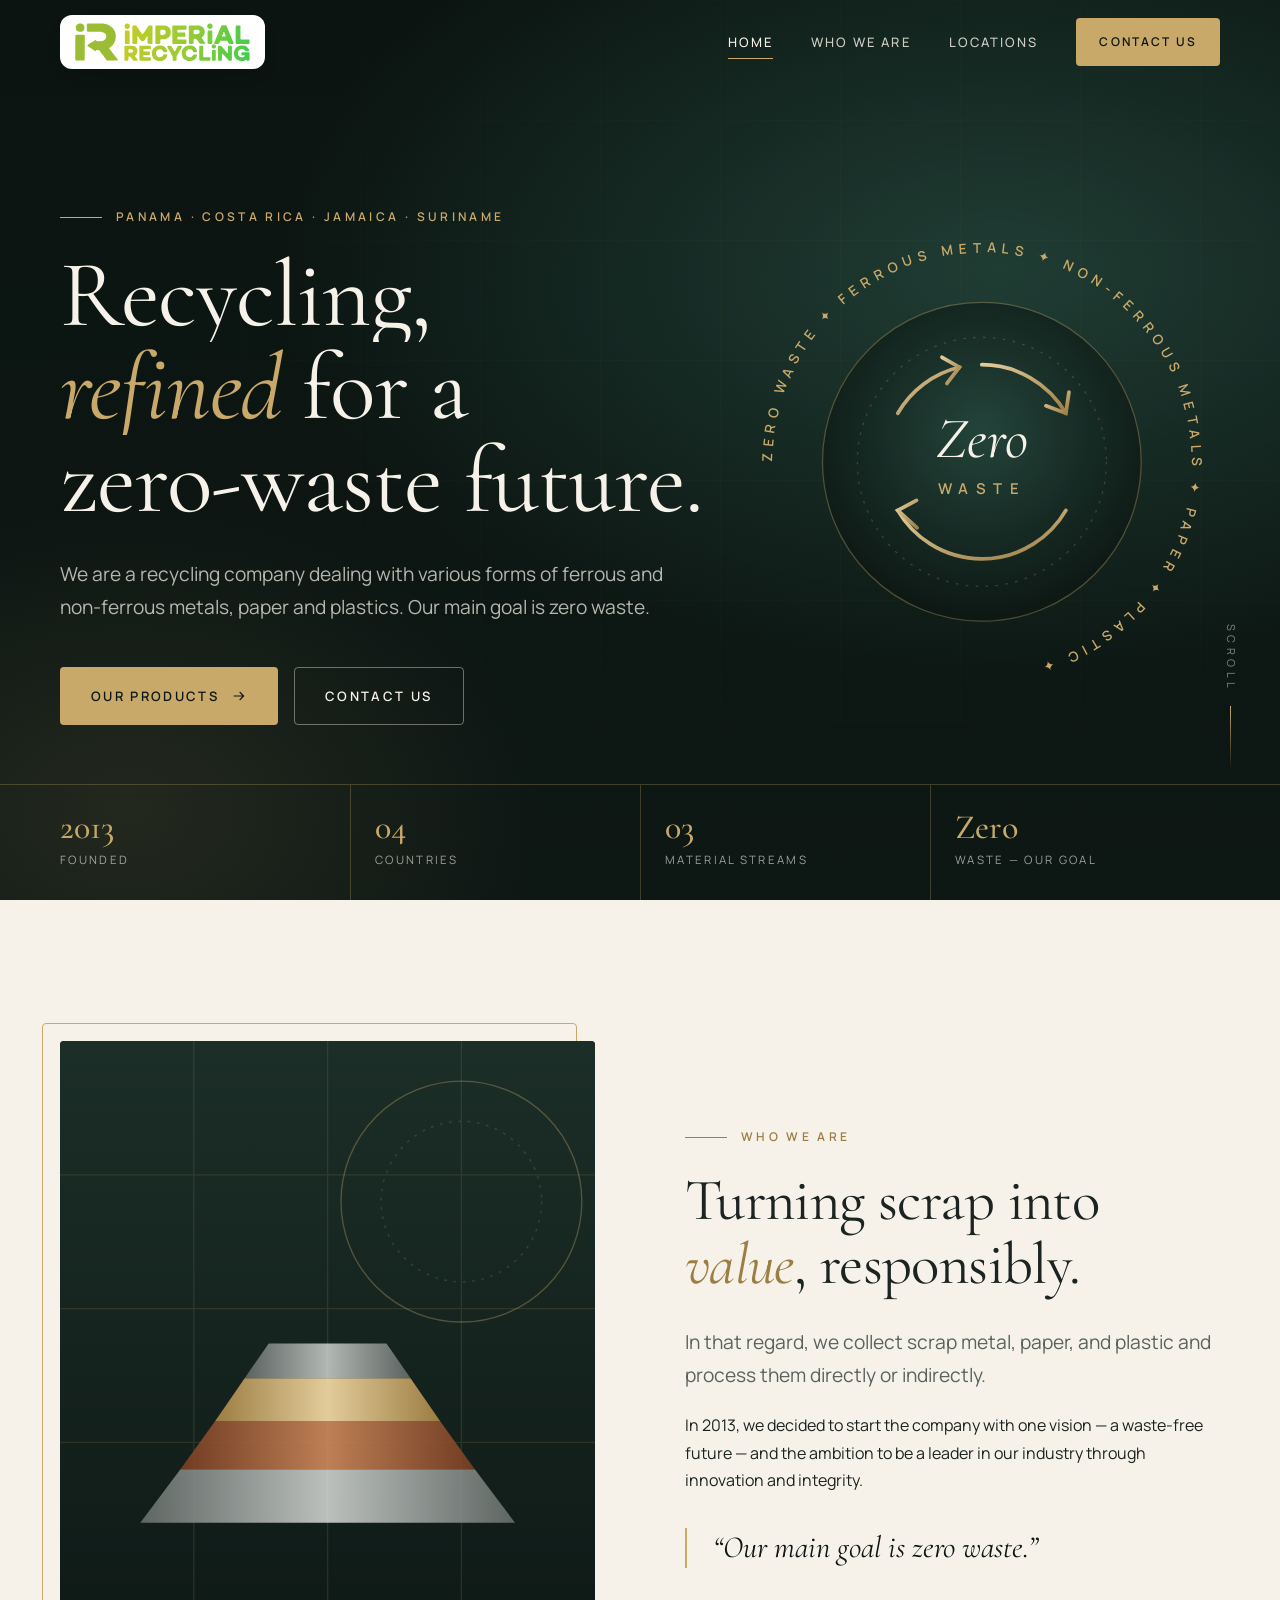
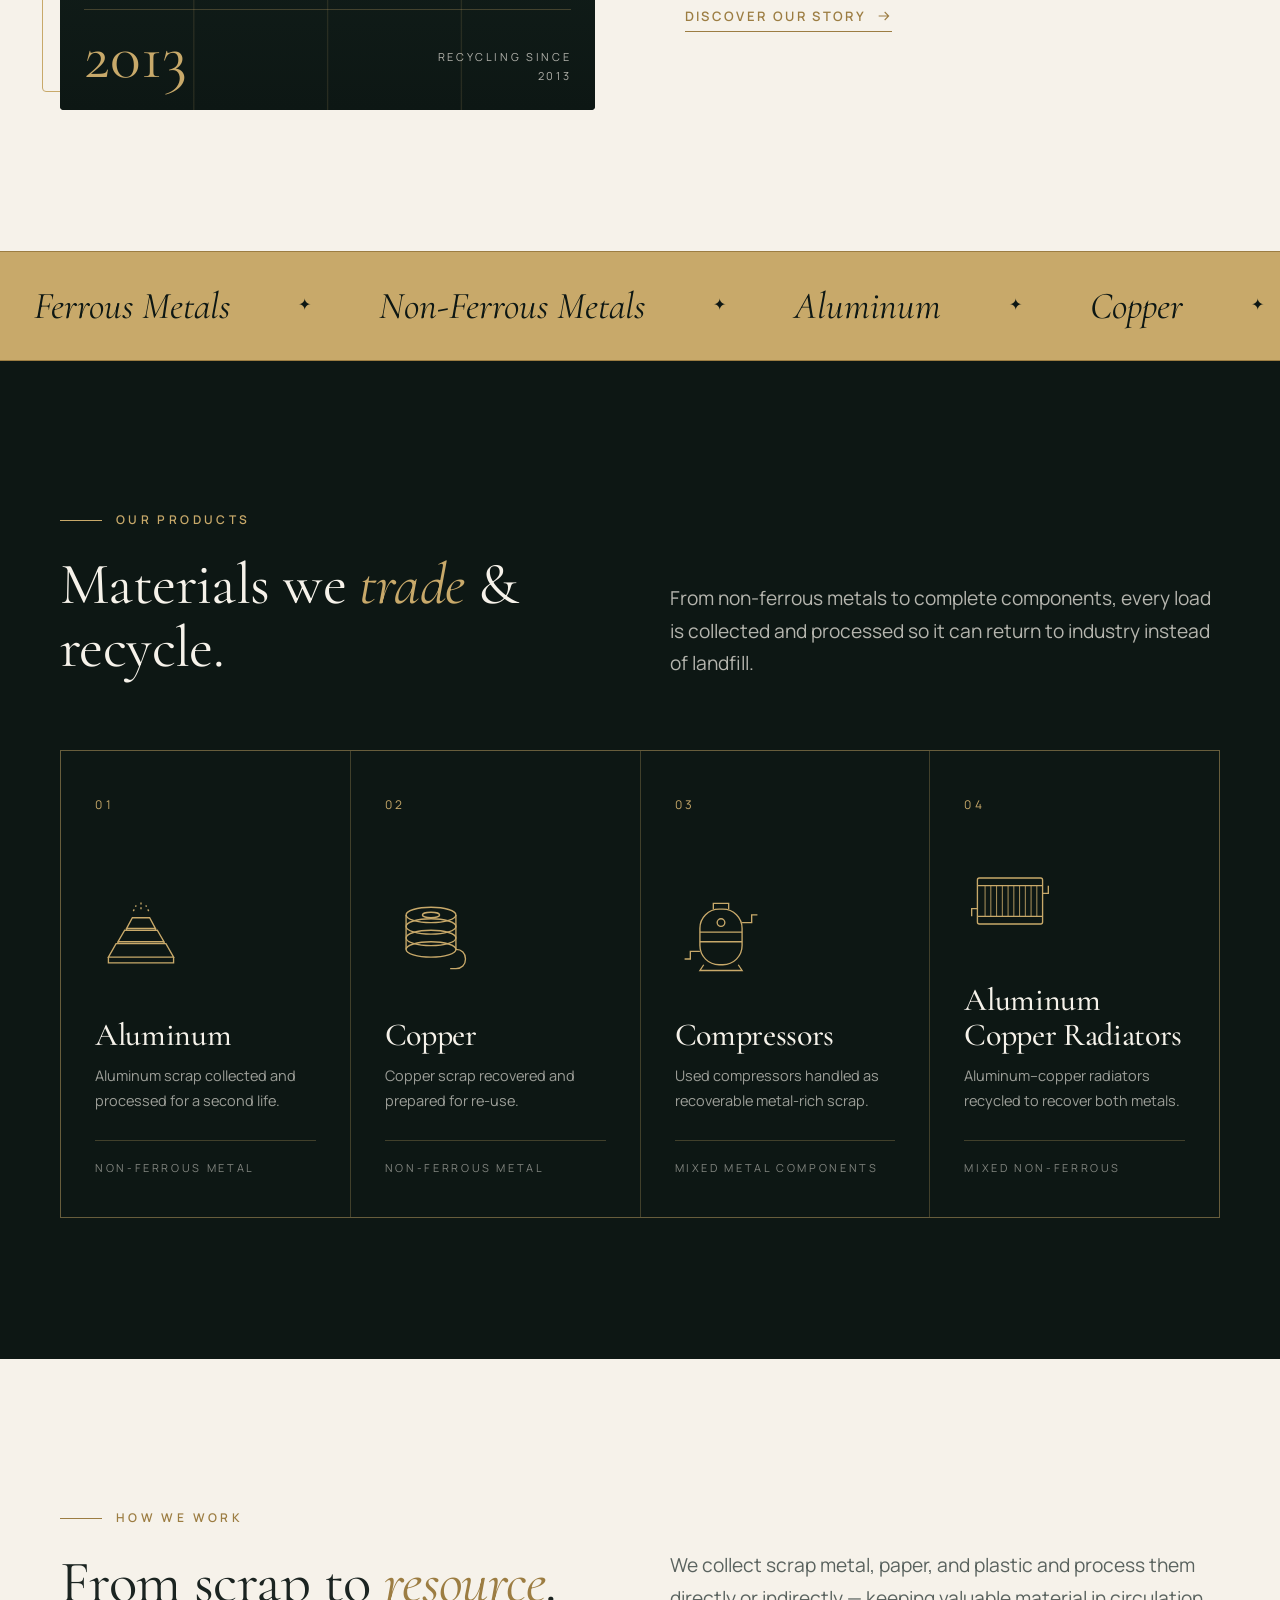
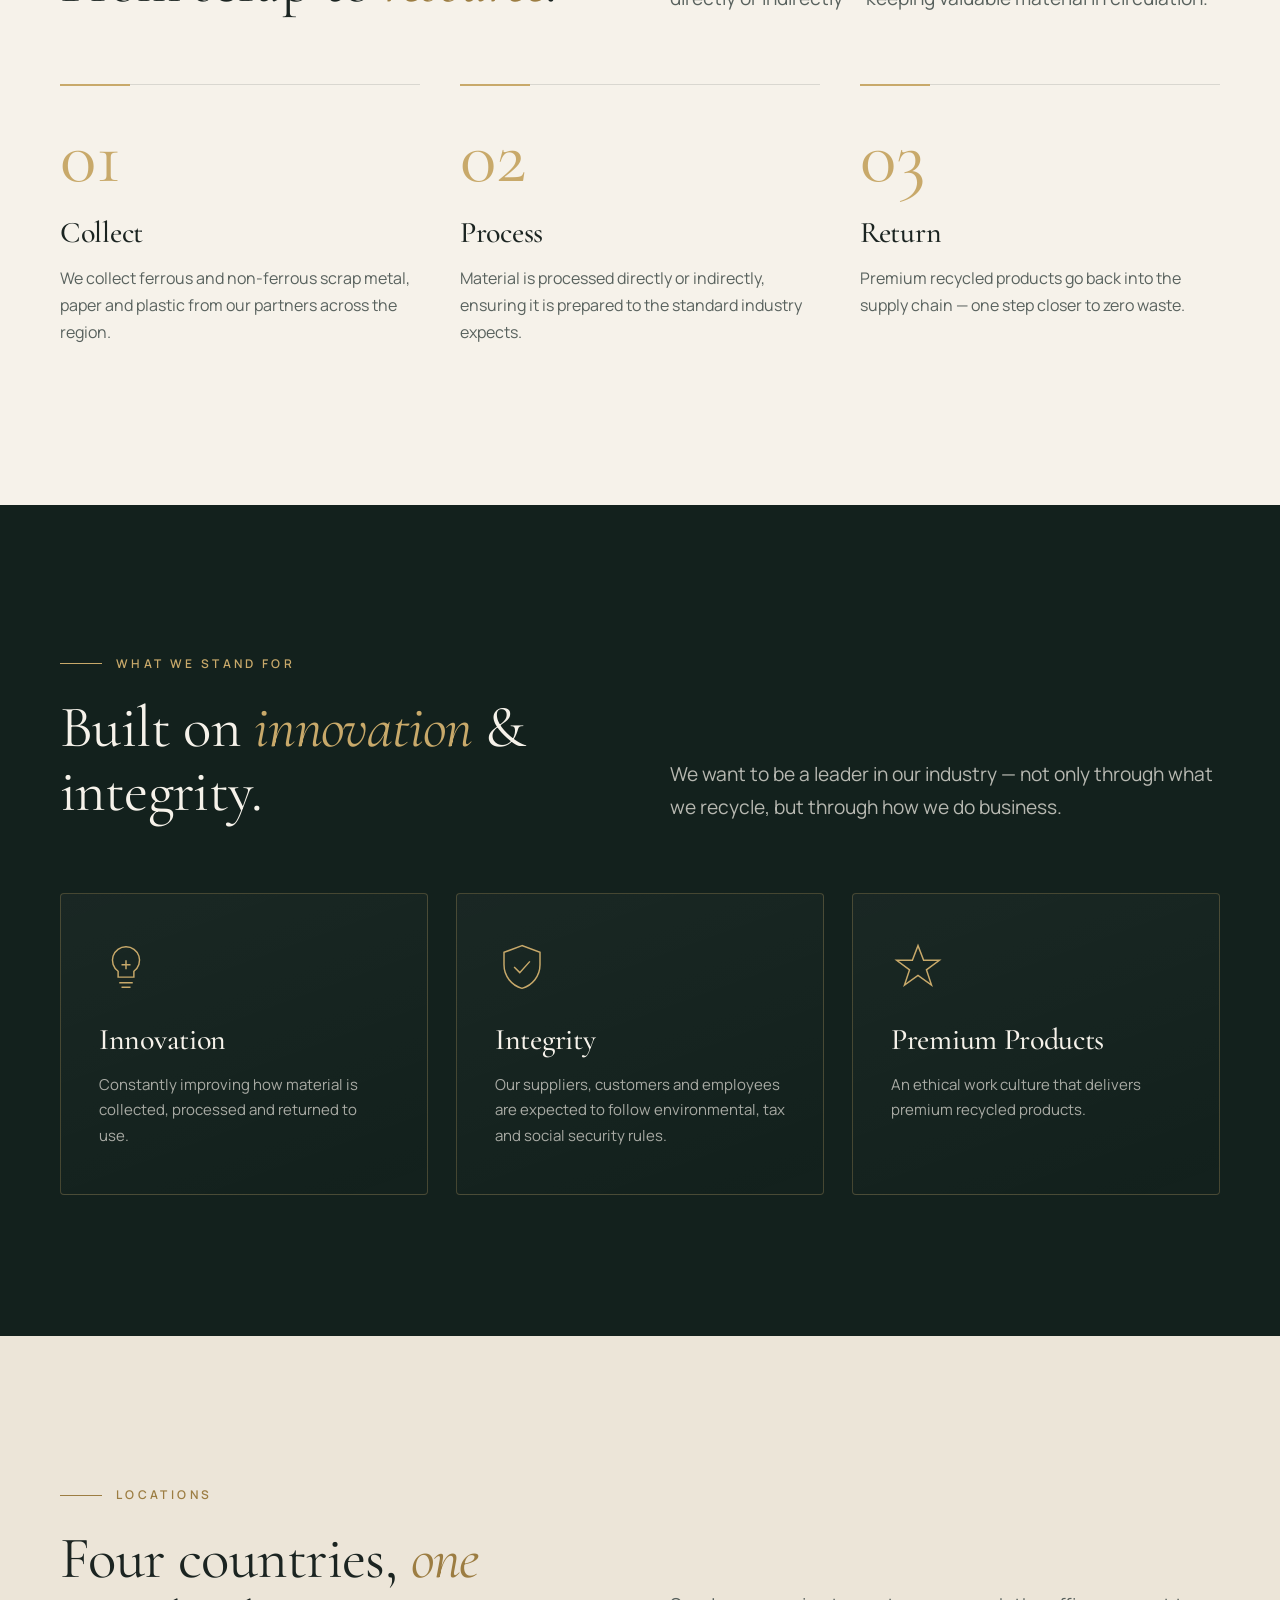
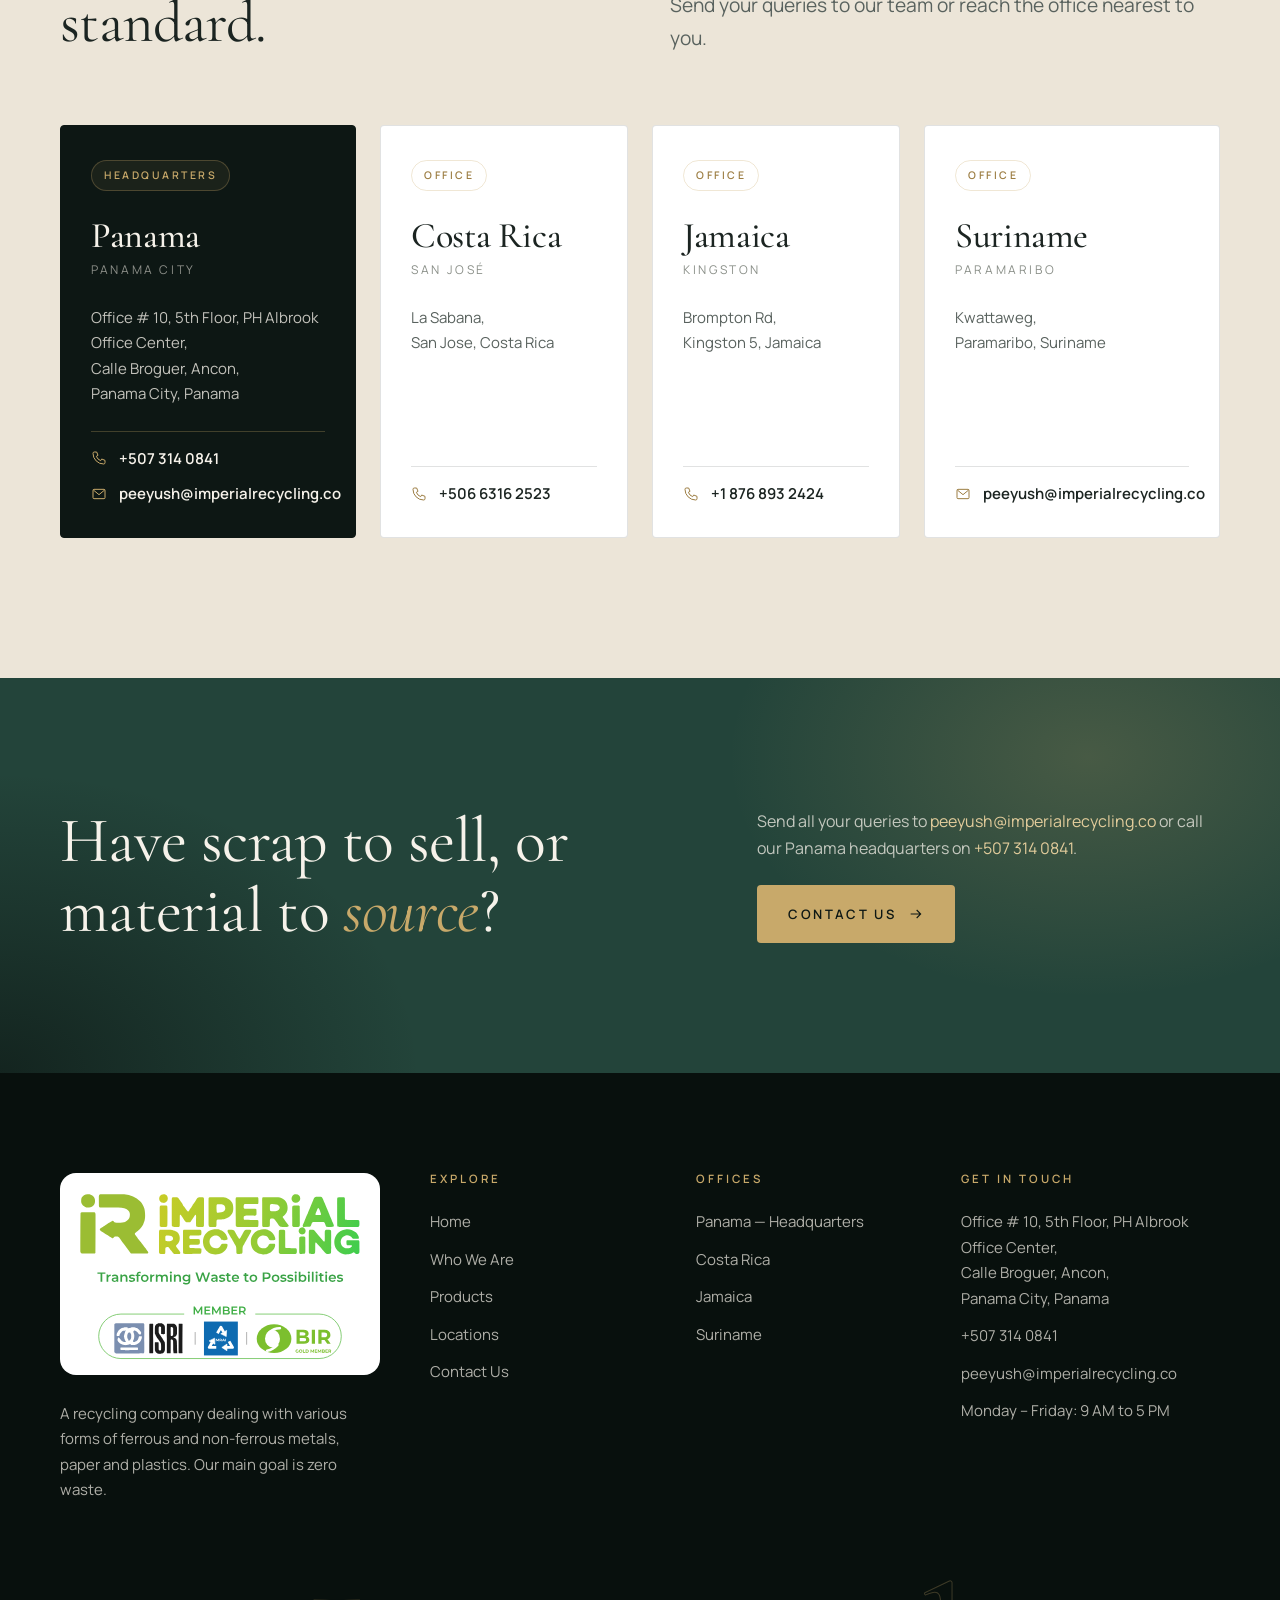
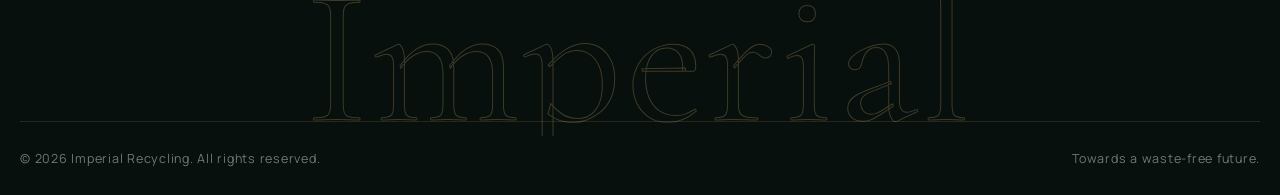
<file: index.html>
<!doctype html>
<html lang="en" class="no-js">
<head>
<meta charset="utf-8">
<meta name="viewport" content="width=device-width, initial-scale=1">
<title>Imperial Recycling — Ferrous & Non-Ferrous Metals, Paper and Plastic | Panama</title>
<meta name="description" content="Imperial Recycling is a recycling company dealing with ferrous and non-ferrous metals, paper and plastics, with offices in Panama, Costa Rica, Jamaica and Suriname. Our main goal is zero waste.">
<meta name="theme-color" content="#0d1714">
<meta property="og:title" content="Imperial Recycling — Ferrous & Non-Ferrous Metals, Paper and Plastic | Panama">
<meta property="og:description" content="Imperial Recycling is a recycling company dealing with ferrous and non-ferrous metals, paper and plastics, with offices in Panama, Costa Rica, Jamaica and Suriname. Our main goal is zero waste.">
<meta property="og:type" content="website">
<link rel="icon" href="assets/img/mark.png" type="image/png">
<link rel="preconnect" href="https://fonts.googleapis.com">
<link rel="preconnect" href="https://fonts.gstatic.com" crossorigin>
<link href="https://fonts.googleapis.com/css2?family=Cormorant+Garamond:ital,wght@0,400;0,500;0,600;1,400;1,500&family=Manrope:wght@400;500;600&display=swap" rel="stylesheet">
<link rel="stylesheet" href="assets/css/style.css">
</head>
<body>
<a class="skip-link" href="#main">Skip to content</a>
<header class="site-header">
  <div class="container header-inner">
    <a class="brand" href="index.html" aria-label="Imperial Recycling — home">
      <span class="brand-chip"><img src="assets/img/logo.svg" alt="Imperial Recycling" width="548" height="124"></span>
    </a>
    <button class="menu-toggle" type="button" aria-label="Menu" aria-expanded="false" aria-controls="site-nav"><span></span></button>
    <nav class="nav" id="site-nav" aria-label="Main">
      <a href="index.html" aria-current="page">Home</a>
      <a href="who-we-are.html">Who We Are</a>
      <a href="locations.html">Locations</a>
      <a class="btn btn-gold" href="contact.html">Contact Us</a>
    </nav>
  </div>
</header>
<main id="main">
<section class="hero on-dark">
  <div class="hero-bg"></div><div class="hero-grid"></div>
  <div class="container hero-inner">
    <div>
      <span class="eyebrow reveal">Panama · Costa Rica · Jamaica · Suriname</span>
      <h1 class="display">
        <span class="line"><span>Recycling,</span></span>
        <span class="line"><span><em>refined</em> for a</span></span>
        <span class="line"><span>zero-waste future.</span></span>
      </h1>
      <p class="lead reveal" data-delay="2">We are a recycling company dealing with various forms of ferrous and non-ferrous metals, paper and plastics. Our main goal is zero waste.</p>
      <div class="hero-actions reveal" data-delay="3">
        <a class="btn btn-gold" href="#products">Our Products <svg viewBox="0 0 24 24" fill="none" stroke="currentColor" stroke-width="1.6" aria-hidden="true"><path d="M4 12h15M13 6l6 6-6 6"/></svg></a>
        <a class="btn btn-ghost" href="contact.html">Contact Us</a>
      </div>
    </div>
    <div class="hero-emblem reveal" data-delay="2" aria-hidden="true">
  <svg class="ring-text" viewBox="0 0 400 400">
    <defs><path id="ring" d="M200,200 m-176,0 a176,176 0 1,1 352,0 a176,176 0 1,1 -352,0"/></defs>
    <text><textPath href="#ring">ZERO WASTE ✦ FERROUS METALS ✦ NON-FERROUS METALS ✦ PAPER ✦ PLASTIC ✦</textPath></text>
  </svg>
  <svg class="core" viewBox="0 0 260 260" fill="none">
    <defs>
      <linearGradient id="g1" x1="0" y1="0" x2="1" y2="1"><stop offset="0" stop-color="#e2cc9b"/><stop offset="1" stop-color="#9c7d42"/></linearGradient>
      <radialGradient id="g2" cx="0.5" cy="0.4" r="0.6"><stop offset="0" stop-color="#23443a"/><stop offset="1" stop-color="#0d1714"/></radialGradient>
    </defs>
    <circle cx="130" cy="130" r="128" fill="url(#g2)" stroke="#c8a96a" stroke-opacity=".35"/>
    <circle cx="130" cy="130" r="100" stroke="#c8a96a" stroke-opacity=".25" stroke-dasharray="2 6"/>
    <g stroke="url(#g1)" stroke-width="3" stroke-linecap="round">
      <path d="M130 52a78 78 0 0 1 67.5 39"/><path d="m200 74 -2.5 17 -16 -6"/>
      <path d="M197.5 169A78 78 0 0 1 62.5 169" transform="rotate(0 130 130)"/><path d="m78 183 -15.5 -14 15 -8"/>
      <path d="M62.5 91A78 78 0 0 1 112 54"/><path d="m98 46 14 8 -10 13"/>
    </g>
    <text x="130" y="126" text-anchor="middle" font-family="Cormorant Garamond, Georgia, serif" font-size="46" font-style="italic" fill="#f6f2ea">Zero</text>
    <text x="130" y="156" text-anchor="middle" font-family="Manrope, sans-serif" font-size="12" font-weight="600" letter-spacing="6" fill="#c8a96a">WASTE</text>
  </svg>
</div>
  </div>
  <div class="scroll-cue">Scroll</div>
  <div class="hero-foot">
    <div class="container">
      <div class="hero-stat"><strong>2013</strong><span>Founded</span></div>
      <div class="hero-stat"><strong>04</strong><span>Countries</span></div>
      <div class="hero-stat"><strong>03</strong><span>Material streams</span></div>
      <div class="hero-stat"><strong>Zero</strong><span>Waste — our goal</span></div>
    </div>
  </div>
</section>

<section class="section">
  <div class="container split">
    <div class="split-frame reveal">
      <div class="split-visual">
        <svg viewBox="0 0 400 500" preserveAspectRatio="xMidYMid slice" aria-hidden="true">
  <defs>
    <linearGradient id="bg" x1="0" y1="0" x2="0" y2="1"><stop offset="0" stop-color="#1c2e28"/><stop offset="1" stop-color="#0d1714"/></linearGradient>
    <linearGradient id="bar" x1="0" y1="0" x2="1" y2="0"><stop offset="0" stop-color="#9c7d42"/><stop offset=".5" stop-color="#e2cc9b"/><stop offset="1" stop-color="#9c7d42"/></linearGradient>
    <linearGradient id="cu" x1="0" y1="0" x2="1" y2="0"><stop offset="0" stop-color="#7a3f22"/><stop offset=".5" stop-color="#d08a5c"/><stop offset="1" stop-color="#7a3f22"/></linearGradient>
    <linearGradient id="al" x1="0" y1="0" x2="1" y2="0"><stop offset="0" stop-color="#6b726f"/><stop offset=".5" stop-color="#d9dcd8"/><stop offset="1" stop-color="#6b726f"/></linearGradient>
  </defs>
  <rect width="400" height="500" fill="url(#bg)"/>
  <g opacity=".14" stroke="#c8a96a"><path d="M0 100h400M0 200h400M0 300h400M100 0v500M200 0v500M300 0v500"/></g>
  <circle cx="300" cy="120" r="90" fill="none" stroke="#c8a96a" stroke-opacity=".35"/>
  <circle cx="300" cy="120" r="60" fill="none" stroke="#c8a96a" stroke-opacity=".2" stroke-dasharray="2 5"/>
  <g transform="translate(60 210)">
    <path d="M0 150h280l-30-40H30z" fill="url(#al)" opacity=".85"/>
    <path d="M30 110h220l-26-36H56z" fill="url(#cu)" opacity=".9"/>
    <path d="M56 74h168l-22-32H78z" fill="url(#bar)"/>
    <path d="M78 42h124l-18-26H96z" fill="url(#al)" opacity=".8"/>
  </g>
</svg>
        <div class="tag"><strong>2013</strong><span>Recycling since<br>2013</span></div>
      </div>
    </div>
    <div>
      <span class="eyebrow reveal">Who we are</span>
      <h2 class="h2 reveal" data-delay="1">Turning scrap into <em>value</em>, responsibly.</h2>
      <p class="lead reveal" data-delay="2">In that regard, we collect scrap metal, paper, and plastic and process them directly or indirectly.</p>
      <p class="reveal" data-delay="2">In 2013, we decided to start the company with one vision — a waste-free future — and the ambition to be a leader in our industry through innovation and integrity.</p>
      <blockquote class="quote reveal" data-delay="3">“Our main goal is zero waste.”</blockquote>
      <a class="link-arrow reveal" data-delay="3" href="who-we-are.html">Discover our story <svg viewBox="0 0 24 24" fill="none" stroke="currentColor" stroke-width="1.6" aria-hidden="true"><path d="M4 12h15M13 6l6 6-6 6"/></svg></a>
    </div>
  </div>
</section>

<div class="marquee" aria-hidden="true">
  <div class="marquee-track">
    <span>Ferrous Metals</span><span>Non-Ferrous Metals</span><span>Aluminum</span><span>Copper</span><span>Compressors</span><span>Radiators</span><span>Paper</span><span>Plastic</span>
    <span>Ferrous Metals</span><span>Non-Ferrous Metals</span><span>Aluminum</span><span>Copper</span><span>Compressors</span><span>Radiators</span><span>Paper</span><span>Plastic</span>
  </div>
</div>

<section class="section dark on-dark" id="products">
  <div class="container">
    <div class="section-head">
      <div>
        <span class="eyebrow reveal">Our products</span>
        <h2 class="h2 reveal" data-delay="1">Materials we <em>trade</em> &amp; recycle.</h2>
      </div>
      <p class="lead reveal" data-delay="2">From non-ferrous metals to complete components, every load is collected and processed so it can return to industry instead of landfill.</p>
    </div>
    <div class="products">
      <article class="product reveal">
        <span class="product-num">01</span>
        <svg class="product-icon" viewBox="0 0 96 96" fill="none" stroke="currentColor" stroke-width="1.4" aria-hidden="true">
  <path d="M14 70h68l-8-14H22z"/><path d="M14 70v6h68v-6"/>
  <path d="M24 54h48l-7-12H31z"/><path d="M24 54v2M72 54v2"/>
  <path d="M33 40h30l-6-11H39z"/><path d="M33 40v2M63 40v2"/>
  <path d="M40 22l3-6M48 20v-7M56 22l-3-6" stroke-dasharray="2 3"/>
</svg>
        <h3>Aluminum</h3>
        <p>Aluminum scrap collected and processed for a second life.</p>
        <div class="product-type">Non-ferrous metal</div>
      </article>
      <article class="product reveal" data-delay="1">
        <span class="product-num">02</span>
        <svg class="product-icon" viewBox="0 0 96 96" fill="none" stroke="currentColor" stroke-width="1.4" aria-hidden="true">
  <ellipse cx="48" cy="26" rx="26" ry="8"/><ellipse cx="48" cy="38" rx="26" ry="8"/>
  <ellipse cx="48" cy="50" rx="26" ry="8"/><ellipse cx="48" cy="62" rx="26" ry="8"/>
  <path d="M22 26v36M74 26v36"/><ellipse cx="48" cy="26" rx="9" ry="2.8"/>
  <path d="M74 62c6 0 10 4 10 10s-4 10-10 10h-6"/>
</svg>
        <h3>Copper</h3>
        <p>Copper scrap recovered and prepared for re-use.</p>
        <div class="product-type">Non-ferrous metal</div>
      </article>
      <article class="product reveal" data-delay="2">
        <span class="product-num">03</span>
        <svg class="product-icon" viewBox="0 0 96 96" fill="none" stroke="currentColor" stroke-width="1.4" aria-hidden="true">
  <rect x="26" y="20" width="44" height="58" rx="20"/>
  <path d="M26 44h44M26 54h44"/>
  <path d="M40 20v-6h16v6"/><path d="M70 34h10v-8h6M26 64H16v8h-6"/>
  <path d="M30 78l-4 6h44l-4-6"/><circle cx="48" cy="34" r="4"/>
</svg>
        <h3>Compressors</h3>
        <p>Used compressors handled as recoverable metal-rich scrap.</p>
        <div class="product-type">Mixed metal components</div>
      </article>
      <article class="product reveal" data-delay="3">
        <span class="product-num">04</span>
        <svg class="product-icon" viewBox="0 0 96 96" fill="none" stroke="currentColor" stroke-width="1.4" aria-hidden="true">
  <rect x="14" y="24" width="68" height="48" rx="2"/>
  <path d="M14 32h68M14 64h68"/>
  <path d="M22 32v32M28 32v32M34 32v32M40 32v32M46 32v32M52 32v32M58 32v32M64 32v32M70 32v32M76 32v32" stroke-width="0.9"/>
  <path d="M82 40h6v-8M14 56H8v8"/>
</svg>
        <h3>Aluminum Copper Radiators</h3>
        <p>Aluminum–copper radiators recycled to recover both metals.</p>
        <div class="product-type">Mixed non-ferrous</div>
      </article>
    </div>
  </div>
</section>

<section class="section">
  <div class="container">
    <div class="section-head">
      <div>
        <span class="eyebrow reveal">How we work</span>
        <h2 class="h2 reveal" data-delay="1">From scrap to <em>resource</em>.</h2>
      </div>
      <p class="lead reveal" data-delay="2">We collect scrap metal, paper, and plastic and process them directly or indirectly — keeping valuable material in circulation.</p>
    </div>
    <div class="process">
      <div class="step reveal"><h3>Collect</h3><p>We collect ferrous and non-ferrous scrap metal, paper and plastic from our partners across the region.</p></div>
      <div class="step reveal" data-delay="1"><h3>Process</h3><p>Material is processed directly or indirectly, ensuring it is prepared to the standard industry expects.</p></div>
      <div class="step reveal" data-delay="2"><h3>Return</h3><p>Premium recycled products go back into the supply chain — one step closer to zero waste.</p></div>
    </div>
  </div>
</section>

<section class="section deep on-dark">
  <div class="container">
    <div class="section-head">
      <div>
        <span class="eyebrow reveal">What we stand for</span>
        <h2 class="h2 reveal" data-delay="1">Built on <em>innovation</em> &amp; integrity.</h2>
      </div>
      <p class="lead reveal" data-delay="2">We want to be a leader in our industry — not only through what we recycle, but through how we do business.</p>
    </div>
    <div class="pillars">
      <div class="pillar reveal"><svg class="pillar-icon" viewBox="0 0 48 48" fill="none" stroke="currentColor" stroke-width="1.3" aria-hidden="true"><path d="M24 6a12 12 0 0 0-7 21.8V33h14v-5.2A12 12 0 0 0 24 6z"/><path d="M18 38h12M20 42h8M24 18v8M20 22h8"/></svg><h3>Innovation</h3><p>Constantly improving how material is collected, processed and returned to use.</p></div>
      <div class="pillar reveal" data-delay="1"><svg class="pillar-icon" viewBox="0 0 48 48" fill="none" stroke="currentColor" stroke-width="1.3" aria-hidden="true"><path d="M24 5 8 11v11c0 10 6.8 18.4 16 21 9.2-2.6 16-11 16-21V11z"/><path d="m17 24 5 5 9-10"/></svg><h3>Integrity</h3><p>Our suppliers, customers and employees are expected to follow environmental, tax and social security rules.</p></div>
      <div class="pillar reveal" data-delay="2"><svg class="pillar-icon" viewBox="0 0 48 48" fill="none" stroke="currentColor" stroke-width="1.3" aria-hidden="true"><path d="M24 5 29 18h14l-11.5 8.5L36 40 24 31.5 12 40l4.5-13.5L5 18h14z"/></svg><h3>Premium Products</h3><p>An ethical work culture that delivers premium recycled products.</p></div>
    </div>
  </div>
</section>

<section class="section sand">
  <div class="container">
    <div class="section-head">
      <div>
        <span class="eyebrow reveal">Locations</span>
        <h2 class="h2 reveal" data-delay="1">Four countries, <em>one</em> standard.</h2>
      </div>
      <p class="lead reveal" data-delay="2">Send your queries to our team or reach the office nearest to you.</p>
    </div>
    <div class="locations">
      <article class="location hq reveal" data-delay="0">
        <span class="location-badge">Headquarters</span>
        <h3>Panama</h3>
        <div class="city">Panama City</div>
        <address>Office # 10, 5th Floor, PH Albrook Office Center,<br>Calle Broguer, Ancon,<br>Panama City, Panama</address>
        <div class="contact-line"><svg viewBox="0 0 24 24" fill="none" stroke="currentColor" stroke-width="1.5" aria-hidden="true"><path d="M5 3h3.5l2 5-2.5 1.5a11 11 0 0 0 6.5 6.5L16 13.5l5 2V19a2 2 0 0 1-2 2A16 16 0 0 1 3 5a2 2 0 0 1 2-2z"/></svg><a href="tel:+5073140841">+507 314 0841</a></div>
        <div class="contact-line"><svg viewBox="0 0 24 24" fill="none" stroke="currentColor" stroke-width="1.5" aria-hidden="true"><rect x="3" y="5" width="18" height="14" rx="1.5"/><path d="m3.5 6 8.5 7 8.5-7"/></svg><a href="mailto:peeyush@imperialrecycling.co">peeyush@imperialrecycling.co</a></div>
      </article>
      <article class="location reveal" data-delay="1">
        <span class="location-badge">Office</span>
        <h3>Costa Rica</h3>
        <div class="city">San José</div>
        <address>La Sabana,<br>San Jose, Costa Rica</address>
        <div class="contact-line"><svg viewBox="0 0 24 24" fill="none" stroke="currentColor" stroke-width="1.5" aria-hidden="true"><path d="M5 3h3.5l2 5-2.5 1.5a11 11 0 0 0 6.5 6.5L16 13.5l5 2V19a2 2 0 0 1-2 2A16 16 0 0 1 3 5a2 2 0 0 1 2-2z"/></svg><a href="tel:+50663162523">+506 6316 2523</a></div>
      </article>
      <article class="location reveal" data-delay="2">
        <span class="location-badge">Office</span>
        <h3>Jamaica</h3>
        <div class="city">Kingston</div>
        <address>Brompton Rd,<br>Kingston 5, Jamaica</address>
        <div class="contact-line"><svg viewBox="0 0 24 24" fill="none" stroke="currentColor" stroke-width="1.5" aria-hidden="true"><path d="M5 3h3.5l2 5-2.5 1.5a11 11 0 0 0 6.5 6.5L16 13.5l5 2V19a2 2 0 0 1-2 2A16 16 0 0 1 3 5a2 2 0 0 1 2-2z"/></svg><a href="tel:+18768932424">+1 876 893 2424</a></div>
      </article>
      <article class="location reveal" data-delay="3">
        <span class="location-badge">Office</span>
        <h3>Suriname</h3>
        <div class="city">Paramaribo</div>
        <address>Kwattaweg,<br>Paramaribo, Suriname</address>
        <div class="contact-line"><svg viewBox="0 0 24 24" fill="none" stroke="currentColor" stroke-width="1.5" aria-hidden="true"><rect x="3" y="5" width="18" height="14" rx="1.5"/><path d="m3.5 6 8.5 7 8.5-7"/></svg><a href="mailto:peeyush@imperialrecycling.co">peeyush@imperialrecycling.co</a></div>
      </article>
    </div>
  </div>
</section>
<section class="cta">
  <div class="container cta-inner">
    <h2 class="reveal">Have scrap to sell, or material to <em>source</em>?</h2>
    <div class="cta-side reveal" data-delay="1">
      <p>Send all your queries to <a href="mailto:peeyush@imperialrecycling.co" style="color:#e2cc9b">peeyush@imperialrecycling.co</a> or call our Panama headquarters on <a href="tel:+5073140841" style="color:#e2cc9b">+507 314 0841</a>.</p>
      <a class="btn btn-gold" href="contact.html">Contact Us <svg viewBox="0 0 24 24" fill="none" stroke="currentColor" stroke-width="1.6" aria-hidden="true"><path d="M4 12h15M13 6l6 6-6 6"/></svg></a>
    </div>
  </div>
</section>

</main>
<footer class="site-footer">
  <div class="container">
    <div class="footer-top">
      <div class="footer-about">
        <a class="brand" href="index.html" aria-label="Imperial Recycling — home">
          <span class="footer-plate"><img src="assets/img/brand-plate.svg" alt="Imperial Recycling — Transforming Waste to Possibilities. Member: ISRI, MRAI, BIR Gold Member" width="580" height="352"></span>
        </a>
        <p>A recycling company dealing with various forms of ferrous and non-ferrous metals, paper and plastics. Our main goal is zero waste.</p>
      </div>
      <div>
        <h4>Explore</h4>
        <ul>
          <li><a href="index.html">Home</a></li>
          <li><a href="who-we-are.html">Who We Are</a></li>
          <li><a href="index.html#products">Products</a></li>
          <li><a href="locations.html">Locations</a></li>
          <li><a href="contact.html">Contact Us</a></li>
        </ul>
      </div>
      <div>
        <h4>Offices</h4>
        <ul>
          <li>Panama — Headquarters</li>
          <li>Costa Rica</li>
          <li>Jamaica</li>
          <li>Suriname</li>
        </ul>
      </div>
      <div>
        <h4>Get in touch</h4>
        <ul>
          <li>Office # 10, 5th Floor, PH Albrook Office Center,<br>Calle Broguer, Ancon,<br>Panama City, Panama</li>
          <li><a href="tel:+5073140841">+507 314 0841</a></li>
          <li><a href="mailto:peeyush@imperialrecycling.co">peeyush@imperialrecycling.co</a></li>
          <li>Monday – Friday: 9 AM to 5 PM</li>
        </ul>
      </div>
    </div>
    <div class="footer-big" aria-hidden="true">Imperial</div>
  </div>
  <div class="container footer-bottom">
    <span>© <span data-year>2024</span> Imperial Recycling. All rights reserved.</span>
    <span>Towards a waste-free future.</span>
  </div>
</footer>
<script src="assets/js/main.js"></script>
</body>
</html>
</file>
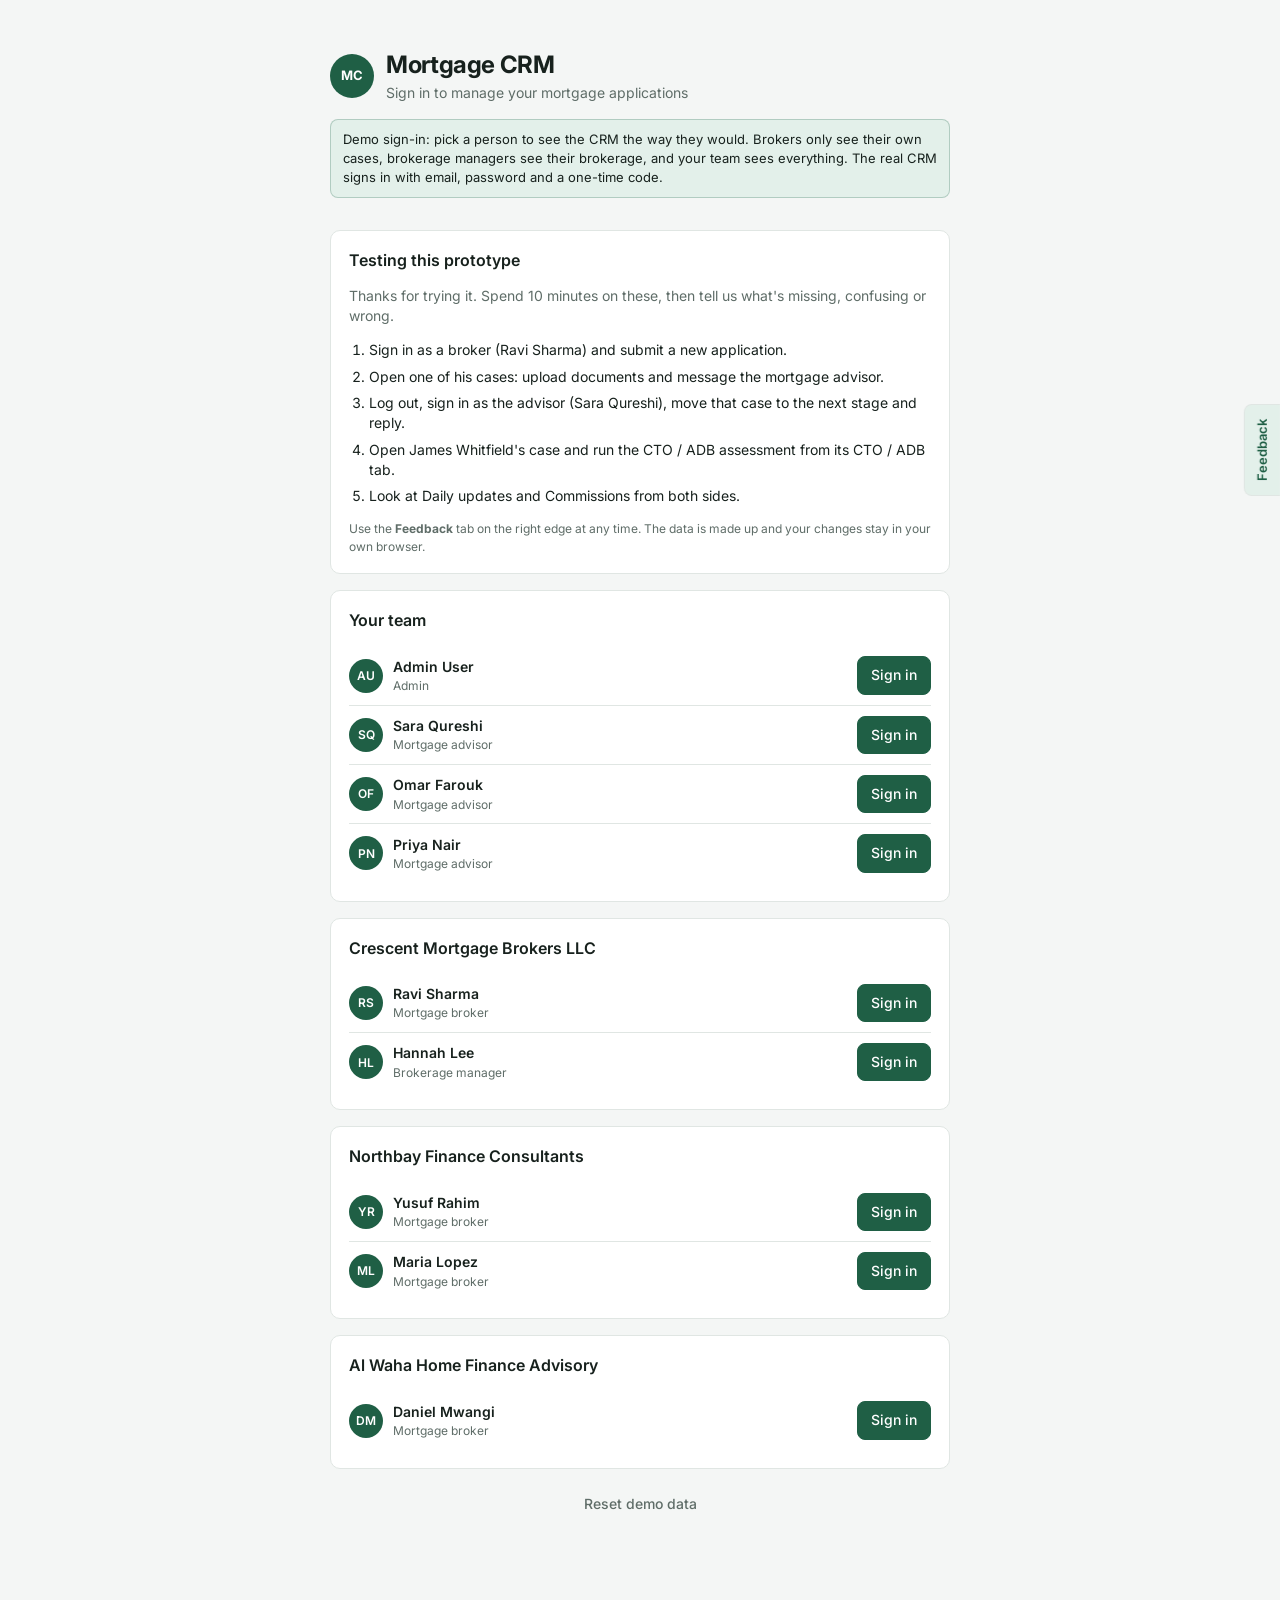
<file: mortgage-crm/index.html>
<!doctype html>
<html lang="en">
<head>
<meta charset="utf-8">
<meta name="viewport" content="width=device-width,initial-scale=1,viewport-fit=cover">
<style>:root{padding-top:env(safe-area-inset-top,0px);padding-bottom:env(safe-area-inset-bottom,0px)}body{margin:0;font-size:14px}img{max-width:100%}[hidden]{display:none!important}</style>
<title>Mortgage CRM</title>
<meta name="claude:viewport-fit-sides" content="cover">
<link rel="stylesheet" href="https://fonts.googleapis.com/css2?family=Inter:wght@400;500;600;700&display=swap">
<style>
/* Layout: fixed left sidebar + scrolling main area, modelled on a broker portal. Collapses to a top bar on phones. */
:root{
  --bg:#f4f6f5; --surface:#ffffff; --surface-2:#f0f3f2; --line:#e0e6e3; --line-2:#cfd8d4;
  --fg:#17211d; --muted:#5f6d68; --accent:#1f5f45; --accent-2:#2c7a5a; --accent-soft:#e3f0ea; --on-accent:#ffffff;
  --blue:#2f5fb3; --indigo:#5848b8; --amber:#a5660a; --teal:#0f7c7a; --violet:#8a3fa8; --green:#22804f; --red:#b83a32; --grey:#6b7570;
  --font:"Inter",system-ui,-apple-system,"Segoe UI",Roboto,sans-serif;
  --r:10px;
}
@media (prefers-color-scheme: dark){:root:not([data-theme="light"]){
  --bg:#0e1311; --surface:#151c19; --surface-2:#1b2420; --line:#26312c; --line-2:#334039;
  --fg:#e4ece8; --muted:#97a69f; --accent:#5cc497; --accent-2:#74d3a8; --accent-soft:#183428; --on-accent:#06170f;
  --blue:#7ea6ef; --indigo:#a49af0; --amber:#e6b14f; --teal:#55c9c4; --violet:#cf8fe6; --green:#66cf93; --red:#f08a80; --grey:#a3ada8; color-scheme:dark}}
:root[data-theme="dark"]{
  --bg:#0e1311; --surface:#151c19; --surface-2:#1b2420; --line:#26312c; --line-2:#334039;
  --fg:#e4ece8; --muted:#97a69f; --accent:#5cc497; --accent-2:#74d3a8; --accent-soft:#183428; --on-accent:#06170f;
  --blue:#7ea6ef; --indigo:#a49af0; --amber:#e6b14f; --teal:#55c9c4; --violet:#cf8fe6; --green:#66cf93; --red:#f08a80; --grey:#a3ada8; color-scheme:dark}
*{box-sizing:border-box}
html,body{height:100%}
body{background:var(--bg);color:var(--fg);font-family:var(--font);font-size:14px;line-height:1.45}
a{color:inherit}
.num{font-variant-numeric:tabular-nums}
.muted{color:var(--muted)}
.small{font-size:12px}
h1{font-size:24px;margin:0;font-weight:700;letter-spacing:-.015em;text-wrap:balance}
h2{font-size:16px;margin:0;font-weight:600}
h3{font-size:14px;margin:0;font-weight:600}
.label{font-size:11px;text-transform:uppercase;letter-spacing:.06em;color:var(--muted);font-weight:600}

/* Shell */
.shell{display:grid;grid-template-columns:248px minmax(0,1fr);min-height:100%}
.side{background:var(--surface);border-right:1px solid var(--line);padding:18px 14px;display:flex;flex-direction:column;gap:6px;position:sticky;top:0;height:100vh;overflow-y:auto}
.brand{display:flex;align-items:center;gap:10px;padding:4px 8px 14px;font-size:18px;font-weight:600;text-decoration:none}
.logo{width:36px;height:36px;border-radius:50%;background:var(--accent);display:grid;place-items:center;color:var(--on-accent);font-weight:700;font-size:13px;flex:none}
.nav{display:grid;gap:2px}
.nav a{display:flex;align-items:center;gap:10px;padding:8px 10px;border-radius:8px;text-decoration:none;color:var(--muted);font-weight:500}
.nav a:hover{background:var(--surface-2);color:var(--fg)}
.nav a.on{background:var(--accent-soft);color:var(--accent)}
.nav svg{width:17px;height:17px;flex:none}
.nav .badge{margin-left:auto}
.sep{height:1px;background:var(--line);margin:8px 6px}
.side .label{padding:6px 10px 2px}
.quick a{font-size:13px}
.usercard{margin-top:auto;display:flex;align-items:center;gap:10px;padding:10px;border:1px solid var(--line);border-radius:var(--r)}
.avatar{width:34px;height:34px;border-radius:50%;background:var(--accent);color:var(--on-accent);display:grid;place-items:center;font-weight:600;font-size:12px;flex:none}
.topbar{display:none}
.main{min-width:0;padding-block:24px 56px;padding-left:max(24px,env(safe-area-inset-left,0px));padding-right:max(24px,env(safe-area-inset-right,0px))}
.page{max-width:1280px;margin:0 auto;display:grid;gap:18px}
@media (max-width:900px){
  .shell{grid-template-columns:minmax(0,1fr)}
  .side{position:fixed;inset:0 auto 0 0;width:270px;z-index:30;transform:translateX(-105%);transition:transform .2s;padding-top:calc(18px + env(safe-area-inset-top,0px));padding-left:max(14px,env(safe-area-inset-left,0px))}
  .side.open{transform:none;box-shadow:0 0 0 100vmax rgba(0,0,0,.35)}
  .topbar{display:flex;align-items:center;gap:10px;position:sticky;top:env(safe-area-inset-top,0px);z-index:20;background:var(--surface);border-bottom:1px solid var(--line);padding-block:10px;padding-left:max(16px,env(safe-area-inset-left,0px));padding-right:max(16px,env(safe-area-inset-right,0px))}
  body::before{content:"";position:fixed;inset:0 0 auto;height:env(safe-area-inset-top,0px);z-index:21;background:var(--surface)}
  .main{padding-left:max(16px,env(safe-area-inset-left,0px));padding-right:max(16px,env(safe-area-inset-right,0px));padding-block:16px 48px}
}

/* Controls */
button,.btn{font:inherit;cursor:pointer;border-radius:8px;padding:8px 13px;border:1px solid var(--line-2);background:var(--surface);color:var(--fg);font-weight:500;display:inline-flex;align-items:center;gap:7px;text-decoration:none;white-space:nowrap}
button:hover,.btn:hover{background:var(--surface-2)}
.primary{background:var(--accent)!important;border-color:var(--accent)!important;color:var(--on-accent)!important}
.primary:hover{filter:brightness(1.07)}
.ghost{border-color:transparent;background:transparent}
.icon-btn{padding:6px;border-color:var(--line)}
button svg,.btn svg{width:16px;height:16px}
input,select,textarea{font:inherit;color:var(--fg);background:var(--surface);border:1px solid var(--line-2);border-radius:8px;padding:8px 10px;width:100%;min-width:0}
textarea{resize:vertical}
input.r{text-align:right}
:focus-visible{outline:2px solid var(--accent);outline-offset:2px}
.field{display:grid;gap:5px;min-width:0}
.field>span{font-size:12px;color:var(--muted);font-weight:500}
.grid-form{display:grid;grid-template-columns:repeat(auto-fit,minmax(200px,1fr));gap:14px}
.row{display:flex;flex-wrap:wrap;gap:10px;align-items:center}
.spread{justify-content:space-between}
.grow{flex:1 1 auto}
.card{background:var(--surface);border:1px solid var(--line);border-radius:var(--r);padding:18px;display:grid;gap:14px;min-width:0;align-content:start}
.card.flush{padding:0;gap:0;overflow:hidden}
.seg{display:flex;background:var(--surface-2);border:1px solid var(--line);border-radius:9px;padding:3px;gap:2px;overflow-x:auto}
.seg button{border:0;background:transparent;padding:6px 14px;border-radius:7px;color:var(--muted);flex:1 0 auto}
.seg button[aria-pressed="true"]{background:var(--surface);color:var(--fg);box-shadow:0 1px 2px rgba(0,0,0,.08)}
.filter{width:auto;padding:7px 10px;background:var(--surface)}
.search{position:relative;min-width:220px}
.search svg{position:absolute;left:10px;top:50%;transform:translateY(-50%);width:15px;height:15px;color:var(--muted)}
.search input{padding-left:32px}

/* Tables */
.scroll{overflow-x:auto}
table{border-collapse:collapse;width:100%}
th,td{padding:12px 14px;text-align:left;border-bottom:1px solid var(--line);vertical-align:middle}
th{font-size:12px;color:var(--muted);font-weight:500;white-space:nowrap}
td.r,th.r{text-align:right}
tbody tr:last-child td{border-bottom:0}
tr.link{cursor:pointer}
tr.link:hover td{background:var(--surface-2)}
.nowrap{white-space:nowrap}

/* Pills & badges */
.pill{--c:var(--grey);display:inline-flex;align-items:center;gap:6px;padding:2px 9px;border-radius:999px;font-size:12px;font-weight:600;color:var(--c);background:color-mix(in srgb,var(--c) 13%,transparent);white-space:nowrap}
.pill::before{content:"";width:6px;height:6px;border-radius:50%;background:currentColor}
.badge{display:inline-grid;place-items:center;min-width:20px;height:20px;padding:0 6px;border-radius:999px;background:var(--accent);color:var(--on-accent);font-size:11px;font-weight:700}
.dot{display:inline-block;width:7px;height:7px;border-radius:50%;background:var(--accent);margin-left:5px;vertical-align:middle}
.banklogo{display:inline-flex;align-items:center;gap:9px;white-space:nowrap}
.banklogo i{width:28px;height:28px;border-radius:50%;display:grid;place-items:center;font-style:normal;font-size:8.5px;letter-spacing:-.02em;font-weight:700;color:#fff;flex:none}
.status-cell{display:grid;gap:2px;justify-items:start}

/* Detail */
.crumbs{display:flex;gap:8px;align-items:center;color:var(--muted);flex-wrap:wrap}
.crumbs a{text-decoration:none}
.crumbs a:hover{color:var(--fg)}
.crumbs b{color:var(--fg);font-weight:500}
.detail-grid{display:grid;grid-template-columns:minmax(0,1.55fr) minmax(300px,1fr);gap:18px;align-items:start}
@media (max-width:1100px){.detail-grid{grid-template-columns:minmax(0,1fr)}}
.kv{display:grid;grid-template-columns:repeat(2,minmax(0,1fr));gap:16px 24px}
@media (max-width:520px){.kv{grid-template-columns:minmax(0,1fr)}}
.kv div{display:grid;gap:2px;min-width:0}
.kv span{font-size:12px;color:var(--muted)}
.kv b{font-weight:500;overflow-wrap:anywhere}
.linkbtn{background:none;border:0;padding:0;color:var(--accent);font-weight:500}
.linkbtn:hover{background:none;text-decoration:underline}
.stepper{display:grid;grid-template-columns:repeat(6,minmax(0,1fr));gap:6px}
.step{display:grid;gap:6px}
.step .bar{height:5px;border-radius:3px;background:var(--line)}
.step.done .bar{background:var(--accent)}
.step.now .bar{background:linear-gradient(90deg,var(--accent) 50%,var(--line) 50%)}
.step span{font-size:11px;color:var(--muted);overflow:hidden;text-overflow:ellipsis;white-space:nowrap}
.step.now span,.step.done span{color:var(--fg)}
.doclist{display:grid}
.doc{display:grid;grid-template-columns:20px minmax(0,1fr) auto;gap:10px;align-items:center;padding:9px 0;border-bottom:1px solid var(--line)}
.doc:last-child{border-bottom:0}
.doc .nm{min-width:0}
.doc .nm a,.doc .nm div{overflow-wrap:anywhere}
.doc .ic{width:18px;height:18px;color:var(--muted)}
.doc.ok .ic{color:var(--green)}
.doc.miss .ic{color:var(--amber)}
.upl{position:relative;overflow:hidden}
.upl input{position:absolute;inset:0;opacity:0;cursor:pointer}
.timeline{display:grid;gap:0}
.tl{display:grid;grid-template-columns:22px minmax(0,1fr);gap:10px;padding-bottom:14px;position:relative}
.tl::before{content:"";position:absolute;left:10px;top:22px;bottom:0;width:1px;background:var(--line)}
.tl:last-child::before{display:none}
.tl i{width:21px;height:21px;border-radius:50%;border:1.5px solid var(--line-2);display:grid;place-items:center;background:var(--surface)}
.tl.done i{border-color:var(--accent);background:var(--accent-soft);color:var(--accent)}
.tl.now i{border-color:var(--amber);color:var(--amber)}
.tl i svg{width:12px;height:12px}
.chat{display:grid;grid-template-rows:auto minmax(0,1fr) auto;height:560px;padding:0}
.msgs{overflow-y:auto;padding:16px;display:flex;flex-direction:column;gap:10px}
.msg{max-width:85%;padding:9px 12px;border-radius:12px;background:var(--surface-2);display:grid;gap:3px}
.msg.me{align-self:flex-end;background:var(--accent-soft)}
.msg.note{background:color-mix(in srgb,var(--amber) 12%,transparent);border:1px dashed color-mix(in srgb,var(--amber) 45%,transparent)}
.msg.sys{align-self:center;background:none;color:var(--muted);font-size:12px;padding:2px}
.msg .meta{font-size:11px;color:var(--muted)}
.compose{border-top:1px solid var(--line);padding:12px;display:grid;gap:8px}
.empty{display:grid;place-items:center;color:var(--muted);text-align:center;padding:30px 10px;gap:6px}

/* Dashboard & boards */
.kpis{display:grid;grid-template-columns:repeat(auto-fit,minmax(190px,1fr));gap:12px}
.kpi{background:var(--surface);border:1px solid var(--line);border-radius:var(--r);padding:14px 16px;display:grid;gap:3px}
.kpi .v{font-size:22px;font-weight:600;font-variant-numeric:tabular-nums}
.two{display:grid;grid-template-columns:repeat(auto-fit,minmax(340px,1fr));gap:18px}
@media (max-width:420px){.two{grid-template-columns:minmax(0,1fr)}}
.bars{display:grid;gap:9px}
.barrow{display:grid;grid-template-columns:130px minmax(0,1fr) 110px;gap:10px;align-items:center;font-size:13px}
.barrow .track{height:10px;background:var(--surface-2);border-radius:5px;overflow:hidden}
.barrow .fill{height:100%;background:var(--c,var(--accent));border-radius:5px}
.list{display:grid}
.li{display:flex;gap:10px;align-items:flex-start;justify-content:space-between;padding:10px 0;border-bottom:1px solid var(--line)}
.li:last-child{border-bottom:0}
.board{display:grid;grid-auto-flow:column;grid-auto-columns:minmax(250px,1fr);gap:12px;overflow-x:auto;padding-bottom:6px}
.col{background:var(--surface-2);border:1px solid var(--line);border-radius:var(--r);padding:10px;display:grid;gap:8px;align-content:start;min-height:200px}
.col h3{display:flex;justify-content:space-between;padding:2px 4px}
.lead{background:var(--surface);border:1px solid var(--line);border-radius:8px;padding:10px;display:grid;gap:6px}
.lead select{padding:5px 7px;font-size:12px}

/* CTO */
.ctokpis{display:grid;grid-template-columns:repeat(auto-fit,minmax(160px,1fr));gap:1px;background:var(--line);border:1px solid var(--line);border-radius:var(--r);overflow:hidden}
.ctokpis div{background:var(--surface);padding:11px 13px;display:grid;gap:2px}
.ctokpis b{font-size:18px;font-weight:600;font-variant-numeric:tabular-nums}
.tbl-sm th,.tbl-sm td{padding:8px 10px;font-size:13px;white-space:nowrap}
.tbl-sm td input{min-width:90px;padding:5px 7px}
.tbl-sm td select{min-width:110px;padding:5px 7px}
.bordered{border:1px solid var(--line);border-radius:var(--r)}
tr.detailrow td{background:var(--surface-2);white-space:normal}
.breakdown{display:grid;grid-template-columns:repeat(auto-fit,minmax(240px,1fr));gap:4px 24px;font-size:13px}
.breakdown div{display:flex;justify-content:space-between;gap:10px;border-bottom:1px dashed var(--line);padding:4px 0}
.notice{background:color-mix(in srgb,var(--amber) 12%,var(--surface));border:1px solid color-mix(in srgb,var(--amber) 30%,transparent);border-radius:8px;padding:10px 12px;font-size:13px}
.notice.info{background:var(--accent-soft);border-color:color-mix(in srgb,var(--accent) 25%,transparent)}
.tabs{display:flex;gap:4px;border-bottom:1px solid var(--line);overflow-x:auto}
.tabs button{border:0;border-bottom:2px solid transparent;border-radius:0;background:none;padding:9px 12px;color:var(--muted);font-weight:600}
.tabs button[aria-selected="true"]{color:var(--accent);border-bottom-color:var(--accent)}
.dropzone{position:relative;display:grid;justify-items:center;gap:6px;text-align:center;padding:26px 16px;border:1.5px dashed var(--line-2);border-radius:var(--r);background:var(--surface-2);cursor:pointer;color:var(--muted)}
.dropzone b{color:var(--fg);font-weight:600}
.dropzone:hover,.dropzone.over{border-color:var(--accent);background:var(--accent-soft)}
.dropzone.busy{opacity:.7;cursor:progress}
.dropzone input{position:absolute;inset:0;opacity:0;cursor:pointer}
.reasons{color:var(--muted);font-size:12px;white-space:normal;max-width:260px;margin-top:2px}

/* Modal & toast */
.modal-bg{position:fixed;inset:0;background:rgba(0,0,0,.4);display:grid;place-items:center;z-index:40;padding:16px}
.modal{background:var(--surface);border-radius:12px;padding:20px;width:min(480px,100%);display:grid;gap:14px;max-height:90vh;overflow-y:auto}
.toast{position:fixed;left:50%;transform:translateX(-50%);bottom:calc(20px + env(safe-area-inset-bottom,0px));background:var(--fg);color:var(--bg);padding:10px 16px;border-radius:8px;font-weight:500;z-index:50;max-width:calc(100% - 32px)}
.feedback-note{font-size:12px;color:var(--muted);text-align:center;padding:8px}
@media (prefers-reduced-motion:reduce){.side{transition:none}}
.login{max-width:620px;margin:24px auto;display:grid;gap:16px}
body[data-auth="out"] .side,body[data-auth="out"] .topbar{display:none}
body[data-auth="out"] .shell{grid-template-columns:minmax(0,1fr)}
.fb-tab{position:fixed;right:env(safe-area-inset-right,0px);top:50%;transform:translateY(-50%) rotate(180deg);writing-mode:vertical-rl;z-index:25;background:var(--accent-soft);color:var(--accent);border:1px solid var(--line);border-left:0;border-radius:0 8px 8px 0;padding:14px 8px;font-weight:600;font-size:13px}
.fb-tab:hover{background:var(--accent-soft);filter:brightness(.97)}
button:disabled,input:disabled,select:disabled{opacity:.6;cursor:not-allowed}
</style>

</head>
<body>
<div class="shell">
  <aside class="side" id="side"></aside>
  <div style="min-width:0">
    <div class="topbar"><button class="icon-btn" data-act="menu" aria-label="Open menu"><svg viewBox="0 0 24 24" fill="none" stroke="currentColor" stroke-width="2"><path d="M4 6h16M4 12h16M4 18h16"/></svg></button><span class="logo" style="width:28px;height:28px;font-size:11px">MC</span><b>Mortgage CRM</b></div>
    <main class="main"><div class="page" id="view"></div></main>
  </div>
</div>
<button class="fb-tab" data-act="feedback">Feedback</button>
<div id="modal"></div>
<div class="toast" id="toast" hidden></div>

<script>
(function(){
"use strict";
/* ===== FEEDBACK SETTINGS: fill in one or both, then save the file ===== */
const FEEDBACK_SHEET_URL=''; // Google Apps Script web app URL, e.g. 'https://script.google.com/macros/s/XXXX/exec'
const FEEDBACK_WHATSAPP='';  // WhatsApp number with country code, digits only, e.g. '971501234567'
/* ====================================================================== */
const BRAND='Mortgage CRM';
/* ============ utils ============ */
const $=s=>document.querySelector(s);
const esc=s=>String(s??'').replace(/[&<>"']/g,c=>({'&':'&amp;','<':'&lt;','>':'&gt;','"':'&quot;',"'":'&#39;'}[c]));
const fmt=n=>isFinite(n)?Math.round(n).toLocaleString('en-US'):'—';
const AED=n=>'AED '+fmt(n);
const DAY=86400000;
const uid=p=>p+Math.random().toString(36).slice(2,8);
const mean=a=>a.length?a.reduce((x,y)=>x+y,0)/a.length:0;
function emi(P,rate,months){const r=rate/1200;return r?P*r/(1-Math.pow(1+r,-months)):P/months;}
function loanFromEmi(E,rate,months){if(E<=0)return 0;const r=rate/1200;return r?E*(1-Math.pow(1+r,-months))/r:E*months;}
function rel(ts){
  const d=new Date(ts),now=new Date(),t0=new Date(now.getFullYear(),now.getMonth(),now.getDate()).getTime();
  const time=d.toLocaleTimeString('en-US',{hour:'numeric',minute:'2-digit'}).toLowerCase();
  if(ts>=t0) return 'Today '+time; if(ts>=t0-DAY) return 'Yesterday '+time;
  return Math.max(2,Math.floor((t0-ts)/DAY)+1)+' days ago';
}
const dstr=ts=>new Date(ts).toLocaleDateString('en-GB',{day:'2-digit',month:'short',year:'numeric'});
const dtstr=ts=>new Date(ts).toLocaleString('en-GB',{day:'2-digit',month:'2-digit',year:'numeric',hour:'numeric',minute:'2-digit'});
function toast(m){const t=$('#toast');t.textContent=m;t.hidden=false;clearTimeout(toast.t);toast.t=setTimeout(()=>t.hidden=true,2600);}
function copy(txt,msg){const fb=()=>{const ta=document.createElement('textarea');ta.value=txt;ta.style.position='fixed';ta.style.left='-9999px';document.body.appendChild(ta);ta.select();try{document.execCommand('copy');toast(msg);}catch(e){toast('Copy failed. Select the text manually.');}ta.remove();};try{navigator.clipboard.writeText(txt).then(()=>toast(msg),fb);}catch(e){fb();}}
function rng(seed){return function(){seed|=0;seed=seed+0x6D2B79F5|0;let t=Math.imul(seed^seed>>>15,1|seed);t=t+Math.imul(t^t>>>7,61|t)^t;return((t^t>>>14)>>>0)/4294967296;};}
const I={
  products:'<path d="M3 21h18M5 21V10M19 21V10M9 21v-7M15 21v-7M2 10l10-6 10 6"/>',
  docs:'<path d="M4 5a2 2 0 0 1 2-2h5v18H6a2 2 0 0 1-2-2zM11 3h7a2 2 0 0 1 2 2v14a2 2 0 0 1-2 2h-7"/>',
  proposals:'<path d="M14 3H6a2 2 0 0 0-2 2v14a2 2 0 0 0 2 2h12a2 2 0 0 0 2-2V9zM14 3v6h6M8 13h8M8 17h5"/>',
  apps:'<path d="M3 6a2 2 0 0 1 2-2h14a2 2 0 0 1 2 2v12a2 2 0 0 1-2 2H5a2 2 0 0 1-2-2zM3 10h18"/>',
  dash:'<path d="M3 3h8v8H3zM13 3h8v5h-8zM13 10h8v11h-8zM3 13h8v8H3z"/>',
  leads:'<path d="M16 21v-2a4 4 0 0 0-4-4H6a4 4 0 0 0-4 4v2M9 11a4 4 0 1 0 0-8 4 4 0 0 0 0 8zM22 21v-2a4 4 0 0 0-3-3.9M16 3.1a4 4 0 0 1 0 7.8"/>',
  calc:'<path d="M6 2h12a2 2 0 0 1 2 2v16a2 2 0 0 1-2 2H6a2 2 0 0 1-2-2V4a2 2 0 0 1 2-2zM8 6h8M8 11h.01M12 11h.01M16 11h.01M8 15h.01M12 15h.01M16 15h.01M8 19h8"/>',
  coins:'<path d="M12 2v20M17 5H9.5a3.5 3.5 0 0 0 0 7h5a3.5 3.5 0 0 1 0 7H6"/>',
  chart:'<path d="M3 3v18h18M7 15l4-4 3 3 6-6"/>',
  help:'<path d="M12 22a10 10 0 1 0 0-20 10 10 0 0 0 0 20zM9.1 9a3 3 0 0 1 5.8 1c0 2-3 3-3 3M12 17h.01"/>',
  plus:'<path d="M12 5v14M5 12h14"/>',
  search:'<path d="M11 19a8 8 0 1 0 0-16 8 8 0 0 0 0 16zM21 21l-4.3-4.3"/>',
  copy:'<path d="M9 9h11v11H9zM5 15H4V4h11v1"/>',
  share:'<path d="M18 8a3 3 0 1 0 0-6 3 3 0 0 0 0 6zM6 15a3 3 0 1 0 0-6 3 3 0 0 0 0 6zM18 22a3 3 0 1 0 0-6 3 3 0 0 0 0 6zM8.6 13.5l6.8 4M15.4 6.5l-6.8 4"/>',
  download:'<path d="M12 3v12M7 10l5 5 5-5M5 21h14"/>',
  sort:'<path d="M7 4v16M3 8l4-4 4 4M17 20V4M13 16l4 4 4-4"/>',
  file:'<path d="M14 3H6a2 2 0 0 0-2 2v14a2 2 0 0 0 2 2h12a2 2 0 0 0 2-2V9zM14 3v6h6"/>',
  check:'<path d="M20 6 9 17l-5-5"/>',
  clock:'<path d="M12 22a10 10 0 1 0 0-20 10 10 0 0 0 0 20zM12 6v6l4 2"/>',
  upload:'<path d="M12 21V9M7 14l5-5 5 5M5 3h14"/>',
  logout:'<path d="M9 21H5a2 2 0 0 1-2-2V5a2 2 0 0 1 2-2h4M16 17l5-5-5-5M21 12H9"/>',
  edit:'<path d="M12 20h9M16.5 3.5a2.1 2.1 0 0 1 3 3L7 19l-4 1 1-4z"/>',
  bolt:'<path d="M13 2 3 14h9l-1 8 10-12h-9z"/>'
};
const ic=(n,extra='')=>`<svg viewBox="0 0 24 24" fill="none" stroke="currentColor" stroke-width="1.8" stroke-linecap="round" stroke-linejoin="round" ${extra}>${I[n]}</svg>`;

/* ============ reference data ============ */
const BANKS=[
  {id:'enbd',name:'Emirates NBD',short:'ENBD',color:'#1d3f8f',comm:0.75},
  {id:'adcb',name:'Abu Dhabi Commercial Bank',short:'ADCB',color:'#b4202a',comm:0.7},
  {id:'fab',name:'First Abu Dhabi Bank',short:'FAB',color:'#1f4e9c',comm:0.6},
  {id:'mashreq',name:'Mashreq',short:'MASHREQ',color:'#e05a1b',comm:0.8},
  {id:'dib',name:'Dubai Islamic Bank',short:'DIB',color:'#2d7a3a',comm:0.75},
  {id:'adib',name:'Abu Dhabi Islamic Bank',short:'ADIB',color:'#2c6aa8',comm:0.7},
  {id:'rak',name:'RAKBANK',short:'RAK',color:'#b3182f',comm:0.9},
  {id:'cbd',name:'Commercial Bank of Dubai',short:'CBD',color:'#0d6e5f',comm:0.8},
  {id:'ei',name:'Emirates Islamic',short:'EI',color:'#0f5c4d',comm:0.75}
];
const bank=id=>BANKS.find(b=>b.id===id)||BANKS[0];
const STAGES=[
  {id:'preapproval',label:'Pre-approval',c:'var(--blue)',subs:['Documents collection','Submitted to bank','Pre-approved']},
  {id:'valuation',label:'Valuation',c:'var(--indigo)',subs:['Valuation initiated','Valuation received']},
  {id:'processing',label:'Processing',c:'var(--amber)',subs:['Review & Packaging','Submitted for final approval']},
  {id:'offer',label:'Offer',c:'var(--teal)',subs:['FOL issued','FOL signed']},
  {id:'transfer',label:'Transfer',c:'var(--violet)',subs:['Clearance letter requested','DLD transfer booked']},
  {id:'disbursed',label:'Disbursed',c:'var(--green)',subs:['Disbursed']}
];
const OTHER=[{id:'declined',label:'Declined',c:'var(--red)',subs:['Declined by bank','Client withdrew']},{id:'hold',label:'On hold',c:'var(--grey)',subs:['On hold']}];
const ALLST=[...STAGES,...OTHER];
const stage=id=>ALLST.find(s=>s.id===id)||STAGES[0];
const FLOW=STAGES.flatMap(s=>s.subs.map(sub=>({stage:s.id,sub})));
const ADVISORS=['Sara Qureshi','Omar Farouk','Priya Nair'];
const PARTNERS=['Direct','Skyline Realty','Palm Gate Properties','Harbour Homes'];
const LEAD_STAGES=['New','Contacted','Qualified','Docs pending','Converted','Lost'];
const SOURCES=['Website','WhatsApp','Meta ads','Property Finder','Bayut','Referral partner','Walk-in'];
const DOCS={
  Salaried:['Passport','Residence visa','Emirates ID','Salary certificate','Payslips (3 months)','Personal bank statements (6 months)'],
  'Self-employed':['Passport','Residence visa','Emirates ID','Trade license','Memorandum of association','Company bank statements (12 months)','Personal bank statements (6 months)','Audited financials (2 years)'],
  property:['Title deed / SPA','Form F (MOU)','Valuation report'],
  bank:['Bank application form','Key facts statement','Pre-approval letter','Final offer letter']
};
const SAMPLE_RULES=[
 {id:'enbd',months:12,adb:'daily',dates:'5,10,15,20,25,end',cash:100,ctoPct:25,adbPct:0,basis:'cto',minCto:150000,minAdb:50000,maxRc:2,rate:4.25,tenure:25,dbr:50},
 {id:'adcb',months:6,adb:'fixed',dates:'5,10,15,20,25,end',cash:50,ctoPct:20,adbPct:30,basis:'max',minCto:100000,minAdb:75000,maxRc:1,rate:4.19,tenure:25,dbr:50},
 {id:'fab',months:12,adb:'daily',dates:'5,10,15,20,25,end',cash:100,ctoPct:30,adbPct:0,basis:'cto',minCto:200000,minAdb:100000,maxRc:2,rate:4.10,tenure:25,dbr:50},
 {id:'mashreq',months:6,adb:'fixed',dates:'1,10,20,end',cash:0,ctoPct:25,adbPct:40,basis:'min',minCto:120000,minAdb:60000,maxRc:2,rate:4.35,tenure:25,dbr:50},
 {id:'dib',months:12,adb:'monthEnd',dates:'5,10,15,20,25,end',cash:50,ctoPct:0,adbPct:50,basis:'adb',minCto:100000,minAdb:100000,maxRc:1,rate:4.29,tenure:25,dbr:50},
 {id:'adib',months:6,adb:'daily',dates:'5,10,15,20,25,end',cash:100,ctoPct:22,adbPct:0,basis:'cto',minCto:150000,minAdb:80000,maxRc:2,rate:4.14,tenure:25,dbr:50},
 {id:'rak',months:6,adb:'fixed',dates:'5,15,25',cash:50,ctoPct:20,adbPct:35,basis:'max',minCto:80000,minAdb:40000,maxRc:3,rate:4.49,tenure:25,dbr:50},
 {id:'cbd',months:12,adb:'daily',dates:'5,10,15,20,25,end',cash:100,ctoPct:20,adbPct:0,basis:'cto',minCto:100000,minAdb:50000,maxRc:2,rate:4.39,tenure:25,dbr:50},
 {id:'ei',months:12,adb:'monthEnd',dates:'5,10,15,20,25,end',cash:0,ctoPct:25,adbPct:45,basis:'min',minCto:150000,minAdb:150000,maxRc:1,rate:4.24,tenure:25,dbr:50}
];
function sampleProducts(){
  const out=[];const r=rng(3);
  BANKS.forEach(b=>{
    const isl=['dib','adib','ei'].includes(b.id);
    const base=3.95+r()*0.5;
    out.push({id:uid('p'),bankId:b.id,name:(isl?'Home Finance':'Home Loan')+' 3Y Fixed',type:isl?'Islamic':'Conventional',rate:+base.toFixed(2),fixed:3,ltv:80,minSalary:15000+Math.round(r()*3)*5000,fee:'Up to 1% of loan',stl:'STL'});
    out.push({id:uid('p'),bankId:b.id,name:(isl?'Home Finance':'Home Loan')+' 5Y Fixed',type:isl?'Islamic':'Conventional',rate:+(base+0.2+r()*0.2).toFixed(2),fixed:5,ltv:80,minSalary:15000+Math.round(r()*3)*5000,fee:'Up to 1% of loan',stl:'STL'});
    out.push({id:uid('p'),bankId:b.id,name:'Variable (3M EIBOR + margin)',type:isl?'Islamic':'Conventional',rate:+(4.6+r()*0.6).toFixed(2),fixed:0,ltv:80,minSalary:20000,fee:'AED 10,000 flat',stl:r()<.5?'STL':'NSTL'});
  });
  return out;
}

/* ============ people ============ */
const BROKERAGES=[
  {id:'b1',name:'Crescent Mortgage Brokers LLC',share:60,license:'EX-1021'},
  {id:'b2',name:'Northbay Finance Consultants',share:55,license:'EX-2290'},
  {id:'b3',name:'Al Waha Home Finance Advisory',share:50,license:'EX-3307'}
];
const brokerage=id=>BROKERAGES.find(b=>b.id===id)||{name:'—',share:0};
const ROLE={admin:'Admin',advisor:'Mortgage advisor',manager:'Brokerage manager',broker:'Mortgage broker'};
const SEED_USERS=[
  {id:'u0',name:'Admin User',role:'admin'},
  {id:'u1',name:'Sara Qureshi',role:'advisor'},{id:'u2',name:'Omar Farouk',role:'advisor'},{id:'u3',name:'Priya Nair',role:'advisor'},
  {id:'u4',name:'Ravi Sharma',role:'broker',brokerage:'b1'},{id:'u5',name:'Hannah Lee',role:'manager',brokerage:'b1'},
  {id:'u6',name:'Yusuf Rahim',role:'broker',brokerage:'b2'},{id:'u7',name:'Maria Lopez',role:'broker',brokerage:'b2'},
  {id:'u8',name:'Daniel Mwangi',role:'broker',brokerage:'b3'}
];

/* ============ seed ============ */
function seed(){
  const now=Date.now();
  const at=(d,h=10,m=0)=>{const x=new Date(now-d*DAY);x.setHours(h,m,0,0);return Math.min(x.getTime(),now-60000);};
  const users=SEED_USERS.map((u,i)=>({...u,mobile:'+971 50 '+String(1000000+i*137911).slice(0,7),email:u.name.toLowerCase().replace(/\s+/g,'.')+'@example.com',license:u.brokerage?'BRK-'+(4100+i):'',notifyEmail:true,notifyDaily:true}));
  const C=(name,emp,nat,res,salary,extra={})=>({id:uid('c'),name,employment:emp,nationality:nat,residency:res,salary,mobile:'+971 5'+Math.floor(10000000+Math.random()*89999999),email:name.toLowerCase().split(' ')[0]+'@example.com',employer:emp==='Salaried'?'Example Employer LLC':'',company:'',emis:0,cards:0,dob:'1986-04-12',eidExpiry:new Date(now+(100+Math.random()*600)*DAY).toISOString().slice(0,10),passportExpiry:new Date(now+(300+Math.random()*1500)*DAY).toISOString().slice(0,10),co:null,...extra});
  const clients=[
    C('Rahul Menon','Salaried','India','UAE Resident',32000,{emis:2500,cards:30000}),
    C('Fatima Al Suwaidi','Salaried','UAE','UAE National',45000,{cards:50000}),
    C('James Whitfield','Self-employed','United Kingdom','UAE Resident',0,{company:'Whitfield Design FZ-LLC',emis:6500,cards:60000}),
    C('Aisha Rahman','Salaried','Pakistan','UAE Resident',28000,{emis:1800,eidExpiry:new Date(now+35*DAY).toISOString().slice(0,10)}),
    C('Daniel Okafor','Salaried','Nigeria','UAE Resident',38000,{cards:40000,co:{name:'Grace Okafor',employment:'Salaried',salary:22000}}),
    C('Elena Petrova','Self-employed','Russia','UAE Resident',0,{company:'Petrova Events LLC',cards:25000}),
    C('Mohammed Al Hashimi','Salaried','UAE','UAE National',60000,{emis:9000}),
    C('Sneha Iyer','Salaried','India','UAE Resident',26000,{cards:20000}),
    C('Karim Haddad','Self-employed','Lebanon','UAE Resident',0,{company:'Haddad General Trading LLC',emis:4000,cards:45000}),
    C('Laura Bianchi','Salaried','Italy','Non-resident',55000,{}),
    C('Arjun Kapoor','Salaried','India','UAE Resident',41000,{emis:3200,co:{name:'Meera Kapoor',employment:'Salaried',salary:18000}}),
    C('Noura Al Mansoori','Salaried','UAE','UAE National',52000,{cards:70000})
  ];
  const products=sampleProducts();
  const A=(ci,bankId,amount,prop,stageId,sub,daysAgo,brokerId,opts={})=>{
    const c=clients[ci],b=bankId,prod=products.find(p=>p.bankId===b&&p.fixed===3);
    const created=at(daysAgo+8+Math.floor(Math.random()*12),9,30);
    const upd=opts.updated??at(daysAgo,9+Math.floor(Math.random()*8),Math.floor(Math.random()*59));
    const idx=FLOW.findIndex(f=>f.stage===stageId&&f.sub===sub);
    const ma=opts.ma||ADVISORS[ci%3];
    const timeline=[{stage:'created',sub:'Application created',at:created,by:users.find(u=>u.id===brokerId).name}];
    if(idx>=0){for(let i=0;i<=idx;i++){const t=created+(upd-created)*(i+1)/(idx+1);timeline.push({stage:FLOW[i].stage,sub:FLOW[i].sub,at:i===idx?upd:t,by:ma});}}
    else timeline.push({stage:stageId,sub,at:upd,by:ma});
    const docs={}, first=c.name.split(' ')[0].toUpperCase();
    const list=DOCS[c.employment];
    list.forEach((d,i)=>{ if(i<list.length-(opts.missing??1)) docs['main:'+d]=[{file:first+' - '+d+'.pdf',at:created+DAY}]; });
    if(docs['main:Passport']&&ci%2===0) docs['main:Passport'].push({file:first+' - Passport (old).pdf',at:created+DAY});
    if(idx>=FLOW.findIndex(f=>f.sub==='Valuation initiated')) docs['property:Title deed / SPA']=[{file:'Title deed - Unit '+(1000+ci*37)+'.pdf',at:created+2*DAY}];
    if(idx>=FLOW.findIndex(f=>f.sub==='Pre-approved')) docs['bank:Pre-approval letter']=[{file:bank(b).short+' pre-approval - '+c.name+'.pdf',at:created+4*DAY}];
    if(idx>=FLOW.findIndex(f=>f.sub==='FOL issued')) docs['bank:Final offer letter']=[{file:bank(b).short+' FOL - '+c.name+'.pdf',at:upd}];
    return {id:uid('a'),appId:Math.random().toString(36).slice(2,8).toUpperCase()+Math.random().toString(36).slice(2,8).toUpperCase(),clientId:c.id,bankId:b,productId:prod?prod.id:'',
      amount,property:prop,rate:prod?prod.rate:4.25,fixed:3,tenure:300,stl:'STL',type:['dib','adib','ei'].includes(b)?'Islamic':'Conventional',transaction:opts.tx||'Resale',caseType:'Residential',
      banker:'Example Banker',bankerManager:'Example Manager',advisor:ma,brokerId,submittedBy:brokerId,source:opts.source||SOURCES[ci%SOURCES.length],status:opts.draft?'draft':'submitted',
      stage:stageId,sub,created,updated:upd,unread:opts.unread||0,timeline,docs,
      messages:opts.msgs||[],tasks:opts.tasks||[],commission:{received:stageId==='disbursed'&&opts.paid?upd:null},cto:null};
  };
  const hrs=h=>now-h*3600000;
  const apps=[
    A(2,'adib',800000,1000000,'processing','Review & Packaging',0,'u4',{unread:1,ma:'Sara Qureshi',msgs:[
      {from:'broker',name:'Ravi Sharma',channel:'broker',text:'Uploaded the passport, visa, EID and the salary certificate. Client wants the 3-year fixed.',at:hrs(4)},
      {from:'staff',name:'Sara Qureshi',channel:'broker',text:'All 4 documents received. Packaging the file for ADIB today. I will also need 12 months of company statements.',at:hrs(2)},
      {from:'staff',name:'Sara Qureshi',channel:'internal',text:'Banker confirmed the 4.14% rate is valid until month end.',at:hrs(1.5)}]}),
    A(0,'dib',605000,850000,'valuation','Valuation initiated',1,'u6',{unread:2,msgs:[{from:'staff',name:'Omar Farouk',channel:'client',text:'Hi Rahul, the valuer will call you today to book a visit.',at:hrs(26)}]}),
    A(1,'dib',1750000,2400000,'preapproval','Pre-approved',7,'u5',{tx:'Off-plan'}),
    A(7,'mashreq',578000,760000,'preapproval','Pre-approved',8,'u7',{}),
    A(3,'adib',350000,480000,'preapproval','Submitted to bank',8,'u4',{missing:2}),
    A(4,'enbd',1450000,1900000,'offer','FOL issued',2,'u8',{unread:1,tasks:[{id:uid('t'),text:'Get FOL signed by both applicants',due:now+DAY,done:false}]}),
    A(6,'fab',3200000,4500000,'transfer','DLD transfer booked',3,'u6',{}),
    A(9,'enbd',1100000,2000000,'disbursed','Disbursed',12,'u4',{paid:true}),
    A(10,'cbd',1250000,1650000,'disbursed','Disbursed',5,'u7',{}),
    A(11,'adcb',2100000,2800000,'processing','Submitted for final approval',4,'u5',{}),
    A(5,'rak',900000,1300000,'preapproval','Documents collection',0,'u8',{missing:3}),
    A(8,'mashreq',1600000,2200000,'declined','Declined by bank',15,'u6',{}),
    A(8,'enbd',1600000,2200000,'preapproval','Submitted to bank',1,'u6',{}),
    A(0,'enbd',605000,850000,'preapproval','Documents collection',0,'u4',{draft:true,updated:now-3600000})
  ];
  const L=(name,source,stage,d,budget,owner)=>({id:uid('l'),name,mobile:'+971 5'+Math.floor(10000000+Math.random()*89999999),source,stage,created:at(d),budget,owner,note:''});
  const leads=[
    L('Hassan Javed','Property Finder','New',0,1200000,'u4'),L('Chloe Martin','Website','New',1,2500000,'u6'),
    L('Vikram Shah','WhatsApp','Contacted',2,900000,'u4'),L('Mariam Khoury','Meta ads','Contacted',3,1500000,'u7'),
    L('Peter Novak','Referral partner','Qualified',4,3000000,'u5'),L('Reem Al Ali','Bayut','Qualified',6,1800000,'u8'),
    L('Tom Fischer','Website','Docs pending',5,2200000,'u4'),L('Zainab Malik','Walk-in','Converted',12,700000,'u6'),
    L('Ahmed Saleh','Meta ads','Lost',20,600000,'u7'),L('Lina Haddad','Referral partner','New',0,1350000,'u8')
  ];
  return {v:2,session:null,users,clients,apps,leads,products,rules:JSON.parse(JSON.stringify(SAMPLE_RULES)),proposals:[],
    feedback:[{id:uid('f'),by:'u6',type:'Idea',text:'Can we get a WhatsApp alert when the bank issues the FOL?',at:at(1,15,10)}]};
}

/* ============ state ============ */
const KEY='mortgagecrm.v2';
let S;
try{S=JSON.parse(localStorage.getItem(KEY));}catch(e){S=null;}
if(!S||S.v!==2) S=seed();
function save(){try{localStorage.setItem(KEY,JSON.stringify(S));}catch(e){}}
const client=id=>S.clients.find(c=>c.id===id)||{name:'Unknown',employment:'Salaried'};
const appById=id=>S.apps.find(a=>a.id===id);
const user=id=>S.users.find(u=>u.id===id)||{name:'—',role:''};
const me=()=>S.users.find(u=>u.id===S.session);
const isStaff=()=>{const u=me();return !!u&&(u.role==='admin'||u.role==='advisor');};
const isAdmin=()=>{const u=me();return !!u&&u.role==='admin';};
const brokersOf=bid=>S.users.filter(u=>(u.role==='broker'||u.role==='manager')&&(!bid||u.brokerage===bid));
function canSeeOwner(ownerId){const u=me();if(!u)return false;if(isStaff())return true;if(u.role==='manager')return user(ownerId).brokerage===u.brokerage;return ownerId===u.id;}
const visibleApps=()=>S.apps.filter(a=>canSeeOwner(a.brokerId));
const visibleLeads=()=>S.leads.filter(l=>canSeeOwner(l.owner));
const hasDoc=(a,k)=>(a.docs[k]||[]).length>0;
const commOf=a=>a.amount*bank(a.bankId).comm/100;
const brokerPay=a=>commOf(a)*brokerage(user(a.brokerId).brokerage).share/100;
function autoAdvisor(){const load=ADVISORS.map(m=>({m,n:S.apps.filter(a=>a.advisor===m&&!['disbursed','declined'].includes(a.stage)).length}));return load.sort((x,y)=>x.n-y.n)[0].m;}
const ui={appTab:'submitted',period:'180',fStage:'',fBank:'',fMa:'',fBroker:'',q:'',sort:'updated',onlyToday:false,detailTab:'mortgage',docTab:'main',more:false,chan:'broker',leadForm:false,day:null};

/* ============ shell ============ */
const initials=n=>n.split(/\s+/).map(w=>w[0]).slice(0,2).join('').toUpperCase();
function renderSide(active){
  const u=me(); const staff=isStaff();
  const unread=visibleApps().reduce((a,x)=>a+(x.unread||0),0);
  const nav=[['dashboard','Dashboard','dash'],['leads','Leads','leads'],['applications','Applications','apps',unread],['proposals','Proposals','proposals'],['products','Bank products','products'],['bank-documents','Bank documents','docs'],['calculators','Calculators','calc'],['commissions',staff?'Commissions':'My payouts','coins'],['daily-updates','Daily updates','clock']];
  if(staff) nav.push(['brokerages','Brokers','leads'],['reports','Reports','chart']);
  $('#side').innerHTML=`
   <a class="brand" href="#dashboard"><span class="logo">MC</span>${esc(BRAND)}</a>
   <nav class="nav">${nav.map(([h,l,i,b])=>`<a href="#${h}" class="${active===h?'on':''}">${ic(i)}${l}${b?`<span class="badge">${b}</span>`:''}</a>`).join('')}</nav>
   <div class="sep"></div>
   <nav class="nav"><a href="#knowledge" class="${active==='knowledge'?'on':''}">${ic('help')}Knowledge hub</a></nav>
   <div class="sep"></div>
   <div class="label">Quick actions</div>
   <nav class="nav quick">
     <a href="#leads" data-act="quick-lead">${ic('plus')}Add lead</a>
     <a href="#new-application">${ic('plus')}Submit application</a>
     <a href="#proposals">${ic('plus')}Create proposal</a>
     <a href="#cto" class="${active==='cto'?'on':''}">${ic('bolt')}CTO / ADB calculator</a>
   </nav>
   <a class="usercard" href="#profile" style="text-decoration:none"><span class="avatar">${esc(initials(u.name))}</span><div style="min-width:0;flex:1"><div style="font-weight:600">${esc(u.name)}</div><div class="small muted" style="text-transform:uppercase;letter-spacing:.03em;font-size:10.5px">${esc(u.brokerage?brokerage(u.brokerage).name:ROLE[u.role])}</div></div>${ic('edit','style="width:15px;height:15px;color:var(--muted)"')}</a>
   <button class="ghost" data-act="logout" style="justify-content:flex-start">${ic('logout')}Log out</button>`;
}

/* ============ router ============ */
const STAFF_ONLY=['brokerages','reports'];
function route(){
  let h=(location.hash||'#dashboard').slice(1);
  let m, html, active=h;
  $('#side').classList.remove('open');
  if(!me()){ document.body.dataset.auth='out'; $('#view').innerHTML=vLogin(); refreshInbox(); window.scrollTo(0,0); return; }
  document.body.dataset.auth='in';
  if(h==='login'){ location.replace('#dashboard'); h='dashboard'; active=h; }
  if((m=h.match(/^app-([a-z0-9]+)$/))){ active='applications'; const a=appById(m[1]); html=a&&canSeeOwner(a.brokerId)?vAppDetail(m[1]):`<div class="card"><h2>Application not found</h2><p class="muted" style="margin:0">It doesn't exist or it belongs to another broker.</p><a href="#applications">Back to applications</a></div>`; }
  else if((m=h.match(/^cto-([a-z0-9]+)$/))){ active='cto'; const a=appById(m[1]); html=a&&canSeeOwner(a.brokerId)?vCto(m[1]):vCto(null); }
  else if(h==='new-application') { active='applications'; html=vNewApp(); }
  else if(STAFF_ONLY.includes(h)&&!isStaff()) html=`<div class="card"><h2>Not available</h2><p class="muted" style="margin:0">This page is for the ${esc(BRAND)} team only.</p></div>`;
  else html=(VIEWS[h]||VIEWS.dashboard)();
  renderSide(active);
  $('#view').innerHTML=html;
  after.forEach(f=>f()); after=[];
  refreshInbox();
  window.scrollTo(0,0);
}
let after=[];

/* ============ shared bits ============ */
const bankLogo=(id,full)=>{const b=bank(id);return `<span class="banklogo"><i style="background:${b.color}">${esc(b.short.slice(0,4))}</i>${esc(full?b.name:b.short)}</span>`;};
const stagePill=a=>{const s=stage(a.stage);return `<span class="pill" style="--c:${s.c}">${esc(s.label)}</span>`;};
function statusCell(a){return `<div class="status-cell">${stagePill(a)}<span>${esc(a.sub)}</span></div>`;}
function addTimeline(a,stageId,sub,note){a.timeline.push({stage:stageId,sub,at:Date.now(),by:me().name,note:note||''});a.updated=Date.now();}

/* ============ Login / profile ============ */
function vLogin(){
  const groups=[['Your team',S.users.filter(u=>u.role==='admin'||u.role==='advisor')],...BROKERAGES.map(b=>[b.name,S.users.filter(u=>u.brokerage===b.id)])];
  return `<div class="login">
    <div class="row" style="gap:12px"><span class="logo" style="width:44px;height:44px">MC</span><div><h1>${esc(BRAND)}</h1><div class="muted">Sign in to manage your mortgage applications</div></div></div>
    <div class="notice info">Demo sign-in: pick a person to see the CRM the way they would. Brokers only see their own cases, brokerage managers see their brokerage, and your team sees everything. The real CRM signs in with email, password and a one-time code.</div>
    <div id="sharedInbox"></div>
    <section class="card"><h2>Testing this prototype</h2><p class="muted" style="margin:0">Thanks for trying it. Spend 10 minutes on these, then tell us what's missing, confusing or wrong.</p>
      <ol style="margin:0;padding-left:20px;display:grid;gap:6px">
        <li>Sign in as a broker (Ravi Sharma) and submit a new application.</li>
        <li>Open one of his cases: upload documents and message the mortgage advisor.</li>
        <li>Log out, sign in as the advisor (Sara Qureshi), move that case to the next stage and reply.</li>
        <li>Open James Whitfield's case and run the CTO / ADB assessment from its CTO / ADB tab.</li>
        <li>Look at Daily updates and Commissions from both sides.</li>
      </ol>
      <p class="small muted" style="margin:0">Use the <b>Feedback</b> tab on the right edge at any time. The data is made up and your changes stay in your own browser.</p></section>
    ${groups.map(([g,us])=>`<section class="card"><h2>${esc(g)}</h2><div class="list">${us.map(u=>`<div class="li" style="align-items:center"><div class="row" style="gap:10px"><span class="avatar">${esc(initials(u.name))}</span><div><b style="font-weight:600">${esc(u.name)}</b><div class="small muted">${ROLE[u.role]}</div></div></div><button class="primary" data-act="login" data-id="${u.id}">Sign in</button></div>`).join('')}</div></section>`).join('')}
    <button class="ghost" data-act="reset" style="justify-self:center;color:var(--muted)">Reset demo data</button></div>`;
}
function vProfile(){
  const u=me();
  return `<div><h1>Profile</h1><div class="muted">${ROLE[u.role]}${u.brokerage?' · '+esc(brokerage(u.brokerage).name):''}</div></div>
  <form class="card" id="profileForm"><h2>Your details</h2><div class="grid-form">
    <label class="field"><span>Full name</span><input value="${esc(u.name)}" disabled></label>
    <label class="field"><span>Mobile</span><input id="pf-mobile" value="${esc(u.mobile)}"></label>
    <label class="field"><span>Email</span><input id="pf-email" type="email" value="${esc(u.email)}"></label>
    ${u.brokerage?`<label class="field"><span>Broker ID / licence number</span><input id="pf-license" value="${esc(u.license)}"></label><label class="field"><span>Brokerage</span><input value="${esc(brokerage(u.brokerage).name)}" disabled></label>`:''}
  </div>
  <h2>Notifications</h2>
  <label class="row small" style="gap:8px;cursor:pointer"><input type="checkbox" id="pf-n1" style="width:auto" ${u.notifyEmail?'checked':''}>Email me when one of my applications changes stage</label>
  <label class="row small" style="gap:8px;cursor:pointer"><input type="checkbox" id="pf-n2" style="width:auto" ${u.notifyDaily?'checked':''}>Send me the daily update summary at 6 pm</label>
  <p class="small muted" style="margin:0">To change your name or brokerage, contact the ${esc(BRAND)} team.</p>
  <div class="row"><button class="primary" type="submit">Save changes</button></div></form>`;
}

/* ============ Dashboard ============ */
function vDashboard(){
  const now=Date.now(),staff=isStaff(),u=me(),apps=visibleApps(),sub=apps.filter(a=>a.status==='submitted');
  const active=sub.filter(a=>!['disbursed','declined'].includes(a.stage));
  const monthStart=new Date(new Date().getFullYear(),new Date().getMonth(),1).getTime();
  const disbMonth=sub.filter(a=>a.stage==='disbursed'&&a.updated>=monthStart);
  const leads=visibleLeads(),conv=leads.filter(l=>l.stage==='Converted').length,closed=leads.filter(l=>['Converted','Lost'].includes(l.stage)).length;
  const expList=sub.filter(a=>['offer','transfer','disbursed'].includes(a.stage)&&!a.commission.received);
  const exp=expList.reduce((t,a)=>t+(staff?commOf(a)-brokerPay(a):brokerPay(a)),0);
  const byStage=STAGES.map(s=>{const l=sub.filter(a=>a.stage===s.id);return {s,n:l.length,v:l.reduce((t,a)=>t+a.amount,0)};});
  const maxV=Math.max(1,...byStage.map(x=>x.v));
  const byBank=BANKS.map(b=>({b,n:active.filter(a=>a.bankId===b.id).length})).filter(x=>x.n).sort((a,b)=>b.n-a.n);
  const maxB=Math.max(1,...byBank.map(x=>x.n));
  const attention=[];
  active.forEach(a=>{
    const c=client(a.clientId), days=Math.floor((now-a.updated)/DAY);
    if(days>=5) attention.push({a,t:`No update for ${days} days`,k:'var(--amber)'});
    const req=DOCS[c.employment].filter(d=>!hasDoc(a,'main:'+d)).length;
    if(req) attention.push({a,t:`${req} applicant document${req>1?'s':''} missing`,k:'var(--blue)'});
    const e=(new Date(c.eidExpiry).getTime()-now)/DAY;
    if(e<60) attention.push({a,t:`Emirates ID expires in ${Math.max(0,Math.round(e))} days`,k:'var(--red)'});
  });
  const recent=apps.flatMap(a=>a.timeline.map(t=>({a,t}))).sort((x,y)=>y.t.at-x.t.at).slice(0,7);
  const tasks=apps.flatMap(a=>a.tasks.filter(t=>!t.done).map(t=>({a,t}))).sort((x,y)=>x.t.due-y.t.due);
  return `
  <div class="row spread"><div><h1>${staff?'Dashboard':'Welcome, '+esc(u.name.split(' ')[0])}</h1><div class="muted">Demo data · ${new Date().toLocaleDateString('en-GB',{weekday:'long',day:'numeric',month:'long',year:'numeric'})}${u.role==='manager'?' · showing all of '+esc(brokerage(u.brokerage).name):''}</div></div>
   <a class="btn primary" href="#new-application">${ic('plus')}New application</a></div>
  <div class="kpis">
    <div class="kpi"><span class="label">${staff?'Active applications':'My active cases'}</span><span class="v">${active.length}</span><span class="small muted">${AED(active.reduce((t,a)=>t+a.amount,0))} in pipeline</span></div>
    <div class="kpi"><span class="label">Disbursed this month</span><span class="v">${AED(disbMonth.reduce((t,a)=>t+a.amount,0))}</span><span class="small muted">${disbMonth.length} case${disbMonth.length===1?'':'s'}</span></div>
    <div class="kpi"><span class="label">${staff?'Net commission expected':'Payout expected'}</span><span class="v">${AED(exp)}</span><span class="small muted">${staff?'After broker payouts, offer stage onwards':'Your share, offer stage onwards'}</span></div>
    <div class="kpi"><span class="label">Lead conversion</span><span class="v">${closed?Math.round(conv/closed*100):0}%</span><span class="small muted">${leads.filter(l=>!['Converted','Lost'].includes(l.stage)).length} open leads</span></div>
  </div>
  ${isAdmin()?'<div id="sharedInbox"></div>':''}
  <div class="two">
    <section class="card"><h2>Pipeline by stage</h2><div class="bars">${byStage.map(x=>`<div class="barrow"><span>${x.s.label} <span class="muted">(${x.n})</span></span><div class="track"><div class="fill" style="width:${x.v/maxV*100}%;--c:${x.s.c}"></div></div><span class="num small" style="text-align:right">${AED(x.v)}</span></div>`).join('')}</div></section>
    <section class="card"><h2>Active cases by bank</h2><div class="bars">${byBank.map(x=>`<div class="barrow"><span>${esc(x.b.short)}</span><div class="track"><div class="fill" style="width:${x.n/maxB*100}%;--c:${x.b.color}"></div></div><span class="num small" style="text-align:right">${x.n}</span></div>`).join('')||'<p class="muted">No active cases.</p>'}</div></section>
  </div>
  <div class="two">
    <section class="card"><div class="row spread"><h2>Needs attention</h2><span class="muted small">${attention.length} items</span></div>
      <div class="list">${attention.slice(0,8).map(x=>`<a class="li" href="#app-${x.a.id}" style="text-decoration:none"><div><b style="font-weight:500">${esc(client(x.a.clientId).name)}</b> <span class="muted small">· ${esc(bank(x.a.bankId).short)}${staff?' · '+esc(user(x.a.brokerId).name):''}</span><div class="small" style="color:${x.k}">${esc(x.t)}</div></div>${stagePill(x.a)}</a>`).join('')||'<p class="muted">Nothing needs attention.</p>'}</div></section>
    <section class="card"><h2>Recent activity</h2><div class="list">${recent.map(x=>`<a class="li" href="#app-${x.a.id}" style="text-decoration:none"><div><b style="font-weight:500">${esc(client(x.a.clientId).name)}</b> <span class="muted">·</span> ${esc(x.t.sub)}<div class="small muted">${esc(x.t.by)} · ${rel(x.t.at)}</div></div></a>`).join('')||'<p class="muted">No activity yet.</p>'}</div></section>
  </div>
  <div class="two">
    <section class="card"><h2>Open tasks</h2><div class="list">${tasks.map(x=>`<div class="li"><div>${esc(x.t.text)}<div class="small muted">${esc(client(x.a.clientId).name)} · due ${dstr(x.t.due)}</div></div><a class="btn" href="#app-${x.a.id}">Open</a></div>`).join('')||'<p class="muted">No open tasks. Add tasks from an application.</p>'}</div></section>
    ${isAdmin()?`<section class="card"><div class="row spread"><h2>Feedback inbox</h2><span class="small muted">${S.feedback.length} received</span></div><div class="list">${S.feedback.slice().reverse().slice(0,6).map(f=>`<div class="li"><div><span class="pill" style="--c:${f.type==='Problem'?'var(--red)':f.type==='Idea'?'var(--teal)':'var(--grey)'}">${esc(f.type)}</span> ${esc(f.text)}<div class="small muted">${esc(user(f.by).name)} · ${rel(f.at)}</div></div></div>`).join('')||'<p class="muted">No feedback yet.</p>'}</div></section>`:''}
  </div>`;
}

/* ============ Leads ============ */
function vLeads(){
  const staff=isStaff(),u=me(),list=visibleLeads();
  const owners=staff?brokersOf():u.role==='manager'?brokersOf(u.brokerage):[u];
  const cols=LEAD_STAGES.map(st=>{
    const l=list.filter(x=>x.stage===st).sort((a,b)=>b.created-a.created);
    return `<div class="col"><h3><span>${st}</span><span class="muted">${l.length}</span></h3>${l.map(x=>`
      <div class="lead"><div class="row spread"><b style="font-weight:600">${esc(x.name)}</b><span class="small muted">${rel(x.created).replace(/ \d.*$/,'')}</span></div>
      <div class="small muted">${esc(x.source)} · Budget ${AED(x.budget)}</div><div class="small muted">${esc(x.mobile)}${owners.length>1?' · '+esc(user(x.owner).name):''}</div>
      <div class="row" style="gap:6px"><select data-act="lead-stage" data-id="${x.id}" aria-label="Stage for ${esc(x.name)}" style="flex:1">${LEAD_STAGES.map(s=>`<option${s===x.stage?' selected':''}>${s}</option>`).join('')}</select>
      ${['Qualified','Docs pending'].includes(x.stage)?`<button class="primary" data-act="lead-convert" data-id="${x.id}" style="padding:5px 9px;font-size:12px">Convert</button>`:''}</div></div>`).join('')||'<p class="small muted" style="padding:4px">No leads</p>'}</div>`;
  }).join('');
  return `
  <div class="row spread"><div><h1>Leads</h1><div class="muted">${list.length} leads · move a lead with its stage menu, convert qualified leads into applications</div></div>
   <button class="primary" data-act="toggle-lead-form">${ic('plus')}Add lead</button></div>
  <form class="card" id="leadForm" ${ui.leadForm?'':'hidden'}>
    <h2>New lead</h2>
    <div class="grid-form">
      <label class="field"><span>Full name</span><input id="lf-name" required></label>
      <label class="field"><span>Mobile</span><input id="lf-mobile" placeholder="+971 5x xxx xxxx" required></label>
      <label class="field"><span>Source</span><select id="lf-source">${SOURCES.map(s=>`<option>${s}</option>`).join('')}</select></label>
      <label class="field"><span>Property budget (AED)</span><input id="lf-budget" type="number" min="0" value="1000000"></label>
      <label class="field" ${owners.length>1?'':'hidden'}><span>Broker</span><select id="lf-owner">${owners.map(o=>`<option value="${o.id}">${esc(o.name)}</option>`).join('')}</select></label>
    </div>
    <div class="row"><button class="primary" type="submit">Save lead</button><button type="button" data-act="toggle-lead-form">Cancel</button></div>
  </form>
  <div class="board">${cols}</div>`;
}

/* ============ Applications list ============ */
function filteredApps(){
  const now=Date.now(),t0=new Date().setHours(0,0,0,0);
  let l=visibleApps().filter(a=>a.status===ui.appTab);
  if(ui.period!=='all') l=l.filter(a=>a.updated>=now-(+ui.period)*DAY);
  if(ui.fStage) l=l.filter(a=>a.stage===ui.fStage);
  if(ui.fBank) l=l.filter(a=>a.bankId===ui.fBank);
  if(ui.fMa) l=l.filter(a=>a.advisor===ui.fMa);
  if(ui.fBroker) l=l.filter(a=>a.brokerId===ui.fBroker);
  if(ui.onlyToday) l=l.filter(a=>a.updated>=t0);
  if(ui.q) l=l.filter(a=>client(a.clientId).name.toLowerCase().includes(ui.q.toLowerCase()));
  const s={updated:(a,b)=>b.updated-a.updated,amount:(a,b)=>b.amount-a.amount,client:(a,b)=>client(a.clientId).name.localeCompare(client(b.clientId).name),created:(a,b)=>b.created-a.created}[ui.sort];
  return l.sort(s);
}
function appRows(){
  const l=filteredApps(),showBroker=me().role!=='broker';
  $('#appTotal').textContent='Total '+l.length;
  $('#appBody').innerHTML=l.map(a=>`<tr class="link" data-href="#app-${a.id}" tabindex="0">
    <td style="max-width:200px"><b style="font-weight:500">${esc(client(a.clientId).name)}</b></td>
    <td>${a.unread?`<span class="badge" title="${a.unread} unread">${a.unread}</span>`:''}</td>
    <td>${bankLogo(a.bankId)}</td>
    <td class="num nowrap">${AED(a.amount)}</td>
    <td>${statusCell(a)}</td>
    ${showBroker?`<td class="nowrap">${esc(user(a.brokerId).name)}${isStaff()?`<div class="small muted">${esc(brokerage(user(a.brokerId).brokerage).name)}</div>`:''}</td>`:''}
    <td class="nowrap">${rel(a.updated)}${a.updated>=new Date().setHours(0,0,0,0)?'<span class="dot"></span>':''}</td>
    <td class="r"><button class="icon-btn" data-act="dup" data-id="${a.id}" aria-label="Duplicate to another bank" title="Duplicate to another bank">${ic('copy')}</button></td></tr>`).join('')||`<tr><td colspan="8"><div class="empty">${ic('apps','style="width:28px;height:28px"')}<span>No applications match these filters.</span></div></td></tr>`;
}
function vApps(){
  const t0=new Date().setHours(0,0,0,0),u=me();
  const today=visibleApps().filter(a=>a.status==='submitted'&&a.updated>=t0).length;
  const brokerOpts=isStaff()?brokersOf():u.role==='manager'?brokersOf(u.brokerage):[];
  after.push(appRows);
  const opt=(v,l,cur)=>`<option value="${v}"${v===cur?' selected':''}>${esc(l)}</option>`;
  return `
  <div class="row spread"><h1>Applications</h1>
   <div class="row"><div class="search">${ic('search')}<input id="appSearch" placeholder="Search by client name" value="${esc(ui.q)}" aria-label="Search by client name"></div>
   <a class="btn primary" href="#new-application">${ic('plus')}New application</a></div></div>
  <div class="row">
    <div class="seg" role="group" aria-label="Application status"><button data-act="apptab" data-v="submitted" aria-pressed="${ui.appTab==='submitted'}">Submitted</button><button data-act="apptab" data-v="draft" aria-pressed="${ui.appTab==='draft'}">Drafts</button></div>
    <select class="filter" data-f="period" aria-label="Period">${opt('30','Last 30 days',ui.period)}${opt('90','Last 3 months',ui.period)}${opt('180','Last 6 months',ui.period)}${opt('365','Last 12 months',ui.period)}${opt('all','All time',ui.period)}</select>
    <select class="filter" data-f="fStage" aria-label="Status">${opt('','Status',ui.fStage)}${ALLST.map(s=>opt(s.id,s.label,ui.fStage)).join('')}</select>
    <select class="filter" data-f="fBank" aria-label="Bank">${opt('','Bank',ui.fBank)}${BANKS.map(b=>opt(b.id,b.short,ui.fBank)).join('')}</select>
    <select class="filter" data-f="fMa" aria-label="Mortgage advisor">${opt('','Mortgage advisor',ui.fMa)}${ADVISORS.map(m=>opt(m,m,ui.fMa)).join('')}</select>
    ${brokerOpts.length?`<select class="filter" data-f="fBroker" aria-label="Broker">${opt('','Broker',ui.fBroker)}${brokerOpts.map(b=>opt(b.id,b.name,ui.fBroker)).join('')}</select>`:''}
    <button class="ghost" data-act="today" aria-pressed="${ui.onlyToday}" style="${ui.onlyToday?'color:var(--accent)':''}">${ic('clock')}${today} update${today===1?'':'s'} today</button>
  </div>
  <div class="row spread"><span id="appTotal" class="muted"></span>
    <div class="row"><button class="ghost" data-act="csv">${ic('download')}Copy CSV</button>
    <label class="row" style="gap:6px">${ic('sort','style="width:16px;height:16px"')}<select class="filter" data-f="sort" aria-label="Sort by">${opt('updated','Last updated',ui.sort)}${opt('created','Newest',ui.sort)}${opt('amount','Mortgage amount',ui.sort)}${opt('client','Client name',ui.sort)}</select></label></div></div>
  <div class="card flush"><div class="scroll"><table><thead><tr><th>Client name</th><th>Updates</th><th>Bank</th><th>Mortgage amount</th><th>Status</th>${u.role!=='broker'?'<th>Broker</th>':''}<th>Last updated</th><th></th></tr></thead><tbody id="appBody"></tbody></table></div></div>`;
}

/* ============ Application detail ============ */
function vAppDetail(id){
  const a=appById(id);
  if(a.unread){a.unread=0;save();}
  const c=client(a.clientId), b=bank(a.bankId), staff=isStaff(), br=user(a.brokerId);
  const idx=STAGES.findIndex(x=>x.id===a.stage);
  const step=STAGES.map((x,i)=>{const cls=idx<0?'':i<idx?'done':i===idx?(a.stage==='disbursed'?'done':'now'):'';return `<div class="step ${cls}"><div class="bar"></div><span>${x.label}</span></div>`;}).join('');
  const ltv=a.amount/a.property*100, monthly=emi(a.amount,a.rate,a.tenure);
  const opts=ALLST.map(st=>`<optgroup label="${st.label}">${st.subs.map(sb=>`<option value="${st.id}|${esc(sb)}"${st.id===a.stage&&sb===a.sub?' selected':''}>${esc(sb)}</option>`).join('')}</optgroup>`).join('');
  const chans=staff?[['broker','Broker'],['client','Client'],['internal','Internal notes']]:[['broker',BRAND+' team'],['client','Client']];
  if(!chans.find(x=>x[0]===ui.chan)) ui.chan='broker';
  const msgs=a.messages.filter(m=>(m.channel||'broker')===ui.chan);
  const ph={broker:staff?'Message '+br.name.split(' ')[0]+' (broker)':'Send message to '+BRAND,client:'Message the client',internal:'Add an internal note (team only)'}[ui.chan];
  return `
  <div class="row spread"><div class="crumbs"><a href="#applications">Applications</a><span>›</span><b>${esc(c.name)} - ${esc(b.short)}</b></div>
    <div class="row"><button class="icon-btn" data-act="share" data-id="${a.id}" aria-label="Copy link" title="Copy link">${ic('share')}</button><button class="primary" data-act="dup" data-id="${a.id}">${ic('copy')}Duplicate / add application</button></div></div>
  <section class="card">
    <div class="row spread" style="align-items:flex-start">
      <div style="display:grid;gap:4px"><span class="muted">App. ID: ${esc(a.appId)}${a.status==='draft'?' · <b>Draft</b>':''}</span><h1 style="font-size:21px">${esc(c.name)}</h1>
      <span class="muted">Mortgage advisor: <b style="color:var(--fg);font-weight:500">${esc(a.advisor)}</b> &nbsp;|&nbsp; Broker: <b style="color:var(--fg);font-weight:500">${esc(br.name)}</b></span></div>
      <div class="row"><span class="muted">${esc(a.sub)}</span>${stagePill(a)}</div>
    </div>
    <div class="stepper" aria-label="Progress">${step}</div>
    <div class="row">${staff?`<label class="field grow" style="max-width:340px"><span>Move to stage</span><select data-act="move" data-id="${a.id}">${opts}</select></label>`:`<span class="small muted">Your mortgage advisor updates the stage as the bank responds. You'll be notified of each change.</span>`}
    ${a.status==='draft'?`<button class="primary" data-act="submit-draft" data-id="${a.id}" style="align-self:end">Submit application</button>`:''}</div>
  </section>
  <div class="detail-grid">
    <div style="display:grid;gap:18px;min-width:0">
      <section class="card"><h2>Application details</h2>
        <div class="seg" role="tablist">${[['mortgage','Mortgage'],['main','Main applicant'],['co','Co-applicant'],['cto','CTO / ADB']].map(([k,l])=>`<button data-act="dtab" data-v="${k}" aria-pressed="${ui.detailTab===k}">${l}</button>`).join('')}</div>
        ${detailTab(a,c)}
      </section>
      <section class="card"><div class="row spread"><h2>Documents</h2><button class="ghost" data-act="request-docs" data-id="${a.id}">Copy request for missing docs</button></div>
        <div class="seg">${[['main','Main applicant'],['co','Co-applicant'],['property','Title deed / property'],['bank','Bank document']].map(([k,l])=>`<button data-act="doctab" data-v="${k}" aria-pressed="${ui.docTab===k}">${l}</button>`).join('')}</div>
        ${docsTab(a,c)}
      </section>
      <section class="card"><div class="row spread"><h2>Timeline</h2><span class="small muted">Last updated ${dtstr(a.updated)}</span></div>${timeline(a)}</section>
      <section class="card"><h2>Tasks</h2>
        <div class="list">${a.tasks.map(t=>`<label class="li" style="justify-content:flex-start;cursor:pointer"><input type="checkbox" data-act="task" data-id="${a.id}" data-t="${t.id}" ${t.done?'checked':''} style="width:auto;margin-top:3px"><div style="${t.done?'text-decoration:line-through;color:var(--muted)':''}">${esc(t.text)}<div class="small muted">Due ${dstr(t.due)}</div></div></label>`).join('')||'<p class="muted small" style="margin:0">No tasks yet.</p>'}</div>
        <form class="row" id="taskForm" data-id="${a.id}"><input id="taskText" placeholder="Add a task, e.g. Book valuation" class="grow" style="flex:1 1 200px" required><input id="taskDue" type="date" style="width:auto" value="${new Date(Date.now()+2*DAY).toISOString().slice(0,10)}" aria-label="Due date"><button type="submit">Add task</button></form>
      </section>
    </div>
    <div style="display:grid;gap:18px;min-width:0">
      <section class="card"><h2>Key figures</h2><div class="kv">
        <div><span>Monthly payment (est.)</span><b class="num">${AED(monthly)}</b></div><div><span>LTV</span><b class="num">${ltv.toFixed(1)}%</b></div>
        <div><span>${staff?'Bank commission':'Your payout (est.)'}</span><b class="num">${AED(staff?commOf(a):brokerPay(a))}</b></div><div><span>Days open</span><b class="num">${Math.floor((Date.now()-a.created)/DAY)}</b></div></div></section>
      <section class="card chat"><div style="padding:14px 14px 0;display:grid;gap:10px"><h2>Messages</h2><div class="seg">${chans.map(([k,l])=>{const n=a.messages.filter(m=>(m.channel||'broker')===k).length;return `<button data-act="chan" data-v="${k}" aria-pressed="${ui.chan===k}">${esc(l)}${n?` <span class="muted">(${n})</span>`:''}</button>`;}).join('')}</div></div>
        <div class="msgs" id="msgs">${msgs.length?msgs.map(m=>`<div class="msg ${m.from==='sys'?'sys':m.name===me().name?'me':''} ${ui.chan==='internal'&&m.from!=='sys'?'note':''}">${m.from==='sys'?esc(m.text)+' · '+rel(m.at):`<span class="meta">${esc(m.name)} · ${rel(m.at)}</span><span>${esc(m.text)}</span>`}</div>`).join(''):`<div class="empty" style="margin:auto">${ic('proposals','style="width:26px;height:26px"')}<span>No messages yet</span></div>`}</div>
        <form class="compose" id="msgForm" data-id="${a.id}"><textarea id="msgText" rows="2" placeholder="${esc(ph)}" required></textarea>
        <div class="row spread"><span class="small muted">${ui.chan==='internal'?'Only your team can see these notes.':ui.chan==='client'?'In the full CRM this sends on WhatsApp.':staff?'Visible to the broker on this case.':'Goes to your mortgage advisor.'}</span><button class="primary" type="submit">Send</button></div></form></section>
    </div>
  </div>`;
}
function detailTab(a,c){
  if(ui.detailTab==='main') return `<div class="kv">
    <div><span>Full name</span><b>${esc(c.name)}</b></div><div><span>Residency</span><b>${esc(c.residency)}</b></div>
    <div><span>Employment</span><b>${esc(c.employment)}</b></div><div><span>${c.employment==='Salaried'?'Monthly salary':'Company'}</span><b>${c.employment==='Salaried'?AED(c.salary):esc(c.company)}</b></div>
    <div><span>Mobile number</span><b>${esc(c.mobile||'-')}</b></div><div><span>Email</span><b>${esc(c.email||'-')}</b></div>
    <div><span>Nationality</span><b>${esc(c.nationality||'-')}</b></div><div><span>Existing EMIs / card limits</span><b>${AED(c.emis)} / ${AED(c.cards)}</b></div>
    <div><span>Emirates ID expiry</span><b>${dstr(c.eidExpiry)}</b></div><div><span>Passport expiry</span><b>${dstr(c.passportExpiry)}</b></div></div>`;
  if(ui.detailTab==='co') return c.co?`<div class="kv"><div><span>Full name</span><b>${esc(c.co.name)}</b></div><div><span>Employment</span><b>${esc(c.co.employment)}</b></div><div><span>Monthly salary</span><b>${AED(c.co.salary)}</b></div><div><span>Relationship</span><b>Spouse</b></div></div>`
    :`<div class="empty"><span>No co-applicant on this application.</span><button data-act="add-co" data-id="${a.id}">${ic('plus')}Add co-applicant</button></div>`;
  if(ui.detailTab==='cto'){
    if(c.employment!=='Self-employed') return `<p class="muted" style="margin:0">CTO and ADB apply to self-employed applicants. ${esc(c.name)} is salaried, so banks assess income from the salary certificate.</p><a class="btn" href="#cto-${a.id}" style="justify-self:start">Open calculator anyway</a>`;
    if(!a.cto) return `<p class="muted" style="margin:0">No CTO / ADB assessment yet. Upload the bank statements in Documents below, or in the calculator. CTO, ADB and each bank's result are then calculated automatically.</p><a class="btn primary" href="#cto-${a.id}" style="justify-self:start">${ic('bolt')}Run CTO / ADB assessment</a>`;
    const r=a.cto;
    return `<div class="row spread"><span class="muted small">Calculated ${rel(r.at)} from ${r.files&&r.files.length?r.files.length+' statement'+(r.files.length>1?'s':''):'monthly figures'} · ${r.months} months</span><a class="btn" href="#cto-${a.id}">Open calculator</a></div>
      <div class="scroll bordered"><table class="tbl-sm"><thead><tr><th>Bank</th><th class="r">Total eligible CTO</th><th class="r">ADB</th><th class="r">Max loan</th><th>Result</th></tr></thead><tbody>
      ${r.rows.map(x=>`<tr><td>${esc(bank(x.bankId).short)}</td><td class="r num">${x.ctoTotal?fmt(x.ctoTotal)+`<div class="small muted">${x.nMonths} months</div>`:(x.cto?fmt(x.cto)+'<div class="small muted">per month</div>':'—')}</td><td class="r num">${fmt(x.adb)}</td><td class="r num"><b>${x.maxLoan?fmt(x.maxLoan):'—'}</b></td><td>${ctoPill(x.status)}</td></tr>`).join('')}</tbody></table></div>`;
  }
  const p=S.products.find(x=>x.id===a.productId), br=user(a.brokerId);
  const base=`<div class="kv">
    <div><span>Bank</span><b>${bankLogo(a.bankId,true)}</b></div><div><span>Rate</span><b>${a.rate}%${a.fixed?` (${a.fixed} years fixed)`:' (variable)'}</b></div>
    <div><span>Submission amount</span><b class="num">${AED(a.amount)}</b></div><div><span>Property amount</span><b class="num">${AED(a.property)}</b></div>`;
  const more=`<div><span>Tenure</span><b>${a.tenure} months</b></div><div><span>LTV</span><b>${Math.round(a.amount/a.property*100)}%</b></div>
    <div><span>Salary transfer</span><b>${esc(a.stl)}</b></div><div><span>Mortgage type</span><b>${esc(a.type)}</b></div>
    <div><span>Transaction type</span><b>${esc(a.transaction)}</b></div><div><span>Case type</span><b>${esc(a.caseType)}</b></div>
    <div><span>Banker</span><b>${esc(a.banker)}</b></div><div><span>Banker manager</span><b>${esc(a.bankerManager)}</b></div>
    <div><span>Submitted by</span><b>${esc(user(a.submittedBy).name)}</b></div><div><span>Brokerage</span><b>${esc(brokerage(br.brokerage).name)}</b></div>
    <div><span>Mortgage advisor</span><b>${esc(a.advisor)}</b></div><div><span>Product</span><b>${esc(p?p.name:'—')}</b></div>
    <div><span>Lead source</span><b>${esc(a.source)}</b></div><div><span>Created</span><b>${dtstr(a.created)}</b></div>`;
  return base+(ui.more?more:'')+`</div><button class="linkbtn" data-act="more" style="justify-self:start">${ui.more?'View less ▴':'View more ▾'}</button>`;
}
function docsTab(a,c){
  let cat=ui.docTab,list;
  if(cat==='main') list=DOCS[c.employment];
  else if(cat==='co'){ if(!c.co) return `<p class="muted" style="margin:0">No co-applicant on this application.</p>`; list=DOCS[c.co.employment]; }
  else list=DOCS[cat];
  const files=k=>a.docs[k]||[];
  const got=list.filter(d=>files(cat+':'+d).length).length;
  const total=Object.keys(a.docs).filter(k=>k.startsWith(cat+':')).reduce((t,k)=>t+files(k).length,0);
  const fileLines=k=>files(k).map((f,i)=>`<div class="small row" style="gap:6px"><a href="#app-${a.id}" data-act="open-doc" style="color:var(--accent)">${esc(f.file)}</a><span class="muted">· ${rel(f.at)}</span><button class="linkbtn small" data-act="rm-doc" data-id="${a.id}" data-k="${esc(k)}" data-i="${i}" style="color:var(--muted)" aria-label="Remove ${esc(f.file)}">Remove</button></div>`).join('');
  const up=(k,label,txt)=>`<label class="btn upl small" style="padding:5px 10px">${ic('upload')}${txt}<input type="file" multiple data-act="upload" data-id="${a.id}" data-k="${esc(k)}" aria-label="Upload ${esc(label)}"></label>`;
  const ok=files(cat+':__other');
  return `<div class="row spread"><span class="muted">Total ${total} file${total===1?'':'s'} · ${got} of ${list.length} required items received</span>${total?`<button class="ghost" data-act="dl-all">${ic('download')}Download all</button>`:''}</div>
  <div class="doclist">${list.map(d=>{const k=cat+':'+d,has=files(k).length;return `<div class="doc ${has?'ok':'miss'}">${ic(has?'check':'file','class="ic"')}
    <div class="nm"><div style="font-weight:500">${esc(d)}${has>1?` <span class="muted small">(${has} files)</span>`:''}</div>${has?fileLines(k):'<div class="small muted">Missing</div>'}${/bank statements/i.test(d)&&((cat==='main'&&c.employment==='Self-employed')||(cat==='co'&&c.co&&c.co.employment==='Self-employed'))?'<div class="small" style="color:var(--accent)">Upload PDF, Excel or CSV statements here and CTO / ADB is calculated automatically.</div>':''}</div>${up(k,d,has?'Add':'Upload')}</div>`;}).join('')}
    <div class="doc">${ic('file','class="ic"')}<div class="nm"><div style="font-weight:500">Other files</div>${ok.length?fileLines(cat+':__other'):'<div class="small muted">Anything else for this section</div>'}</div>${up(cat+':__other','other files','Add')}</div></div>`;
}
function timeline(a){
  if(['declined','hold'].includes(a.stage)){
    return `<div class="timeline">${a.timeline.slice().reverse().map((t,i)=>`<div class="tl ${i===0?'now':'done'}"><i>${ic(i===0?'clock':'check')}</i><div><b style="font-weight:500">${esc(t.sub)}</b><div class="small muted">${dtstr(t.at)} · ${esc(t.by)}${t.note?' · '+esc(t.note):''}</div></div></div>`).join('')}</div>`;
  }
  const cur=FLOW.findIndex(f=>f.stage===a.stage&&f.sub===a.sub);
  const hist=t=>a.timeline.slice().reverse().find(x=>x.sub===t);
  const rows=FLOW.map((f,i)=>({f,i})).filter(({i})=>i<=cur+1).reverse();
  const created=a.timeline[0];
  return `<div class="timeline">${rows.map(({f,i})=>{const h=hist(f.sub);const cls=i<cur||a.stage==='disbursed'?'done':i===cur?'now':'';
    return `<div class="tl ${cls}"><i>${cls==='done'?ic('check'):cls==='now'?ic('clock'):''}</i><div><b style="font-weight:500">${esc(f.sub)}</b><div class="small muted">${cls==='now'?'In progress':cls==='done'&&h?dtstr(h.at)+' · '+esc(h.by):'Next step'}</div></div></div>`;}).join('')}
    <div class="tl done"><i>${ic('check')}</i><div><b style="font-weight:500">Application created</b><div class="small muted">${dtstr(created.at)} · ${esc(created.by)}</div></div></div></div>`;
}

/* ============ New application ============ */
function vNewApp(){
  const pre=ui.prefillClient?client(ui.prefillClient):null, u=me(), staff=isStaff();
  const brokerOpts=staff?brokersOf():u.role==='manager'?brokersOf(u.brokerage):[];
  const opt=(arr,cur)=>arr.map(v=>`<option${v===cur?' selected':''}>${esc(v)}</option>`).join('');
  return `
  <div class="crumbs"><a href="#applications">Applications</a><span>›</span><b>New application</b></div>
  <h1>New application</h1>
  <form id="newApp" class="detail-grid">
    <div style="display:grid;gap:18px">
      <section class="card"><h2>Client</h2>
        <label class="field"><span>Existing client</span><select id="na-client"><option value="">New client</option>${S.clients.filter(c=>staff||visibleApps().some(a=>a.clientId===c.id)).map(c=>`<option value="${c.id}"${pre&&pre.id===c.id?' selected':''}>${esc(c.name)}</option>`).join('')}</select></label>
        <div class="grid-form" id="na-newclient" ${pre?'hidden':''}>
          <label class="field"><span>Full name</span><input id="na-name" value="${esc(ui.prefillName||'')}"></label>
          <label class="field"><span>Mobile</span><input id="na-mobile" value="${esc(ui.prefillMobile||'')}"></label>
          <label class="field"><span>Email</span><input id="na-email" type="email"></label>
          <label class="field"><span>Nationality</span><input id="na-nat"></label>
          <label class="field"><span>Residency</span><select id="na-res">${opt(['UAE Resident','UAE National','Non-resident'])}</select></label>
          <label class="field"><span>Employment</span><select id="na-emp">${opt(['Salaried','Self-employed'])}</select></label>
          <label class="field"><span>Monthly salary (AED)</span><input id="na-salary" type="number" min="0" value="0"></label>
          <label class="field"><span>Existing monthly EMIs (AED)</span><input id="na-emis" type="number" min="0" value="0"></label>
          <label class="field"><span>Credit card limits (AED)</span><input id="na-cards" type="number" min="0" value="0"></label>
        </div>
      </section>
      <section class="card"><h2>Mortgage</h2><div class="grid-form">
        <label class="field"><span>Bank</span><select id="na-bank">${BANKS.map(b=>`<option value="${b.id}">${esc(b.name)}</option>`).join('')}</select></label>
        <label class="field"><span>Product</span><select id="na-product"></select></label>
        <label class="field"><span>Property value (AED)</span><input id="na-prop" type="number" min="0" value="${ui.prefillBudget||1000000}"></label>
        <label class="field"><span>Loan amount (AED)</span><input id="na-amount" type="number" min="0" value="${Math.round((ui.prefillBudget||1000000)*0.8)}"></label>
        <label class="field"><span>Tenure (months)</span><input id="na-tenure" type="number" min="12" max="300" value="300"></label>
        <label class="field"><span>Transaction type</span><select id="na-tx">${opt(['Resale','Off-plan','Handover','Buyout','Equity release'])}</select></label>
        <label class="field"><span>Case type</span><select id="na-case">${opt(['Residential','Commercial'])}</select></label>
        <label class="field"><span>Salary transfer</span><select id="na-stl">${opt(['STL','NSTL'])}</select></label>
        <label class="field"><span>Lead source</span><select id="na-source">${opt(SOURCES)}</select></label>
        ${brokerOpts.length?`<label class="field"><span>Broker</span><select id="na-broker">${brokerOpts.map(b=>`<option value="${b.id}"${b.id===(ui.prefillBroker||u.id)?' selected':''}>${esc(b.name)}</option>`).join('')}</select></label>`:''}
        ${staff?`<label class="field"><span>Mortgage advisor</span><select id="na-ma">${opt(ADVISORS,autoAdvisor())}</select></label>`:''}
      </div>${staff?'':`<p class="small muted" style="margin:0">A ${esc(BRAND)} mortgage advisor is assigned automatically when you submit.</p>`}</section>
    </div>
    <section class="card" style="position:sticky;top:16px"><h2>Summary</h2><div id="na-summary" class="kv"></div>
      <div class="row"><button type="submit" class="primary" data-mode="submitted">Submit application</button><button type="submit" data-mode="draft">Save as draft</button></div></section>
  </form>`;
}
function naUpdate(){
  if(!$('#na-bank')) return;
  const b=$('#na-bank').value, ps=S.products.filter(p=>p.bankId===b), cur=$('#na-product').value;
  if(!ps.find(p=>p.id===cur)) $('#na-product').innerHTML=ps.map(p=>`<option value="${p.id}">${esc(p.name)} · ${p.rate}%</option>`).join('');
  const p=S.products.find(x=>x.id===$('#na-product').value);
  const amt=+$('#na-amount').value||0, prop=+$('#na-prop').value||1, ten=+$('#na-tenure').value||300;
  const cid=$('#na-client').value; const c=cid?client(cid):{salary:+$('#na-salary').value||0,emis:+$('#na-emis').value||0,cards:+$('#na-cards').value||0,employment:$('#na-emp').value};
  const m=emi(amt,p?p.rate:4.5,ten), dbr=c.salary?((m+c.emis+c.cards*0.05)/c.salary*100):null;
  const brId=$('#na-broker')?$('#na-broker').value:me().id;
  const pay=amt*bank(b).comm/100*brokerage(user(brId).brokerage).share/100;
  $('#na-newclient').hidden=!!cid;
  $('#na-summary').innerHTML=`<div><span>LTV</span><b>${(amt/prop*100).toFixed(1)}%</b></div><div><span>Rate</span><b>${p?p.rate+'%':'—'}</b></div>
   <div><span>Monthly payment</span><b class="num">${AED(m)}</b></div><div><span>DBR</span><b style="${dbr>50?'color:var(--red)':''}">${dbr===null?(c.employment==='Self-employed'?'Use CTO / ADB':'Add salary'):dbr.toFixed(1)+'%'+(dbr>50?' (over 50%)':'')}</b></div>
   <div><span>${isStaff()?'Bank commission (est.)':'Your payout (est.)'}</span><b class="num">${AED(isStaff()?amt*bank(b).comm/100:pay)}</b></div><div><span>Upfront costs (est.)</span><b class="num">${AED(prop*0.04+amt*0.0025+290+3000)}</b></div>`;
}

/* ============ Brokers (staff) ============ */
function vBrokerages(){
  const sub=S.apps.filter(a=>a.status==='submitted');
  return `<div class="row spread"><div><h1>Brokers</h1><div class="muted">Brokerages and brokers who submit cases, with their pipeline and payouts. Payout shares are sample values.</div></div><button class="primary" data-act="add-broker">${ic('plus')}Add broker</button></div>
  ${BROKERAGES.map(bk=>{const brs=brokersOf(bk.id);const l=sub.filter(a=>user(a.brokerId).brokerage===bk.id);
   return `<section class="card"><div class="row spread"><div><h2>${esc(bk.name)}</h2><div class="small muted">Licence ${esc(bk.license)} · payout share ${bk.share}% of bank commission</div></div>
     <div class="row small"><span><b class="num">${l.length}</b> cases</span><span><b class="num">${AED(l.filter(a=>!['disbursed','declined'].includes(a.stage)).reduce((t,a)=>t+a.amount,0))}</b> active</span><span><b class="num">${AED(l.filter(a=>a.stage==='disbursed').reduce((t,a)=>t+a.amount,0))}</b> disbursed</span></div></div>
     <div class="scroll bordered"><table class="tbl-sm"><thead><tr><th>Broker</th><th>Role</th><th>Contact</th><th class="r">Active cases</th><th class="r">Disbursed</th><th class="r">Leads</th><th class="r">Payouts earned</th></tr></thead><tbody>
     ${brs.map(u=>{const m=sub.filter(a=>a.brokerId===u.id);return `<tr><td><b style="font-weight:500">${esc(u.name)}</b></td><td>${ROLE[u.role]}</td><td class="small">${esc(u.mobile)}<br><span class="muted">${esc(u.email)}</span></td><td class="r">${m.filter(a=>!['disbursed','declined'].includes(a.stage)).length}</td><td class="r">${m.filter(a=>a.stage==='disbursed').length}</td><td class="r">${S.leads.filter(x=>x.owner===u.id).length}</td><td class="r num">${fmt(m.filter(a=>['offer','transfer','disbursed'].includes(a.stage)).reduce((t,a)=>t+brokerPay(a),0))}</td></tr>`;}).join('')}
     </tbody></table></div></section>`;}).join('')}`;
}

/* ============ Daily updates ============ */
function dayEvents(dateStr){
  const d0=new Date(dateStr+'T00:00:00').getTime(), d1=d0+DAY, ev=[], staff=isStaff();
  visibleApps().forEach(a=>{
    a.timeline.forEach((t,ti)=>{ if(ti===1&&Math.abs(t.at-a.timeline[0].at)<120000) return; if(t.at>=d0&&t.at<d1) ev.push({at:t.at,a,type:t.stage==='created'?'New application':'Stage change',text:t.stage==='created'?'Application created':t.sub+(t.note?' · '+t.note:'')}); });
    Object.entries(a.docs).forEach(([k,fs])=>fs.forEach(f=>{ if(f.at>=d0&&f.at<d1) ev.push({at:f.at,a,type:'Document',text:(k.split(':')[1]==='__other'?'Other file':k.split(':')[1])+' received'}); }));
    a.messages.forEach(m=>{ if(m.at>=d0&&m.at<d1&&m.from!=='sys'&&(staff||m.channel!=='internal')) ev.push({at:m.at,a,type:'Message',text:m.name+': '+(m.text.length>90?m.text.slice(0,90)+'…':m.text)}); });
  });
  return ev.sort((x,y)=>x.at-y.at);
}
function vDaily(){
  const day=ui.day||new Date(Date.now()-new Date().getTimezoneOffset()*60000).toISOString().slice(0,10);
  ui.day=day;
  const ev=dayEvents(day), staff=isStaff();
  const cnt=t=>ev.filter(e=>e.type===t).length;
  const disb=ev.filter(e=>e.type==='Stage change'&&e.a.stage==='disbursed'&&e.text.startsWith('Disbursed'));
  const typeC={'New application':'var(--blue)','Stage change':'var(--teal)','Document':'var(--indigo)','Message':'var(--grey)'};
  return `<div class="row spread"><div><h1>Daily updates</h1><div class="muted">Everything that happened on your cases in one day. Replaces the manual daily update sheet.</div></div>
   <div class="row"><input type="date" id="dayPick" value="${day}" style="width:auto" aria-label="Day"><button data-act="daily-text">Copy as message</button><button data-act="daily-csv">${ic('download')}Copy CSV</button></div></div>
  <div class="kpis"><div class="kpi"><span class="label">New applications</span><span class="v">${cnt('New application')}</span></div><div class="kpi"><span class="label">Stage changes</span><span class="v">${cnt('Stage change')}</span></div><div class="kpi"><span class="label">Documents received</span><span class="v">${cnt('Document')}</span></div><div class="kpi"><span class="label">Messages</span><span class="v">${cnt('Message')}</span></div></div>
  <div class="card flush"><div class="scroll"><table><thead><tr><th>Time</th><th>Client</th><th>Bank</th>${staff||me().role==='manager'?'<th>Broker</th>':''}<th>Update</th><th>Current status</th></tr></thead><tbody>
  ${ev.map(e=>`<tr class="link" data-href="#app-${e.a.id}" tabindex="0"><td class="nowrap num">${new Date(e.at).toLocaleTimeString('en-US',{hour:'numeric',minute:'2-digit'}).toLowerCase()}</td><td><b style="font-weight:500">${esc(client(e.a.clientId).name)}</b></td><td>${bankLogo(e.a.bankId)}</td>${staff||me().role==='manager'?`<td class="nowrap">${esc(user(e.a.brokerId).name)}</td>`:''}<td><span class="pill" style="--c:${typeC[e.type]}">${e.type}</span><div class="small" style="margin-top:3px">${esc(e.text)}</div></td><td>${statusCell(e.a)}</td></tr>`).join('')||`<tr><td colspan="6"><div class="empty"><span>No updates on ${dstr(new Date(day+'T12:00:00').getTime())}.</span><span class="small">Pick another day, or move a case to a new stage to see it here.</span></div></td></tr>`}
  </tbody></table></div></div>`;
}
function dailyText(){
  const ev=dayEvents(ui.day);const by={};
  ev.forEach(e=>{const k=client(e.a.clientId).name+' ('+bank(e.a.bankId).short+')';(by[k]=by[k]||[]).push(e);});
  return `Daily update · ${dstr(new Date(ui.day+'T12:00:00').getTime())}\n\n`+(Object.keys(by).map(k=>{const l=by[k],a=l[0].a;return `${k} · now ${a.sub}${isStaff()?' · broker '+user(a.brokerId).name:''}\n`+l.filter(e=>e.type!=='Message').map(e=>'  - '+e.text).join('\n');}).join('\n\n')||'No updates.');
}

/* ============ Products & proposals ============ */
function vProducts(){
  const f=ui.prodType||'';
  const list=S.products.filter(p=>!f||p.type===f).sort((a,b)=>a.rate-b.rate);
  const sel=ui.cmp||[];
  return `<div class="row spread"><div><h1>Bank products</h1><div class="muted">Sample rates for the prototype. Your team keeps these current.</div></div>
   <div class="row"><select class="filter" data-f="prodType" aria-label="Type"><option value="">All types</option><option${f==='Conventional'?' selected':''}>Conventional</option><option${f==='Islamic'?' selected':''}>Islamic</option></select>
   <button class="primary" data-act="to-proposal" ${sel.length?'':'disabled'}>Create proposal (${sel.length})</button></div></div>
  <div class="card flush"><div class="scroll"><table><thead><tr><th></th><th>Bank</th><th>Product</th><th>Type</th><th class="r">Rate</th><th>Fixed period</th><th class="r">Max LTV</th><th class="r">Min salary</th><th>Fees</th><th>Salary transfer</th></tr></thead><tbody>
  ${list.map(p=>`<tr><td><input type="checkbox" data-act="cmp" data-id="${p.id}" ${sel.includes(p.id)?'checked':''} style="width:auto" aria-label="Compare ${esc(p.name)}"></td><td>${bankLogo(p.bankId)}</td><td>${esc(p.name)}</td><td>${p.type}</td><td class="r num"><b>${p.rate.toFixed(2)}%</b></td><td>${p.fixed?p.fixed+' years':'Variable'}</td><td class="r">${p.ltv}%</td><td class="r num">${fmt(p.minSalary)}</td><td>${esc(p.fee)}</td><td>${p.stl}</td></tr>`).join('')}
  </tbody></table></div></div>`;
}
function vProposals(){
  const sel=(ui.cmp||[]).map(id=>S.products.find(p=>p.id===id)).filter(Boolean);
  const amt=ui.pAmt||1000000, ten=ui.pTen||300;
  return `<div class="row spread"><div><h1>Proposals</h1><div class="muted">Compare products side by side and send the comparison to the client.</div></div><a class="btn" href="#products">${ic('plus')}Pick products</a></div>
  <section class="card"><h2>Proposal builder</h2>
   ${sel.length?`<div class="grid-form"><label class="field"><span>Client</span><select id="pr-client">${S.clients.filter(c=>isStaff()||visibleApps().some(a=>a.clientId===c.id)).map(c=>`<option value="${c.id}">${esc(c.name)}</option>`).join('')}</select></label>
     <label class="field"><span>Loan amount (AED)</span><input id="pr-amt" type="number" value="${amt}"></label><label class="field"><span>Tenure (months)</span><input id="pr-ten" type="number" value="${ten}"></label></div>
     <div class="scroll bordered"><table class="tbl-sm"><thead><tr><th>Bank</th><th>Product</th><th class="r">Rate</th><th class="r">Monthly payment</th><th class="r">Total interest (fixed period)</th><th>Fees</th></tr></thead><tbody id="pr-body"></tbody></table></div>
     <div class="row"><button class="primary" data-act="save-proposal">Save proposal</button><button data-act="copy-proposal">Copy for WhatsApp</button></div>`
   :`<p class="muted" style="margin:0">Select products on the Bank products page, then come back here to compare them.</p>`}
  </section>
  <section class="card"><h2>Saved proposals</h2><div class="list">${S.proposals.filter(p=>canSeeOwner(p.by)).slice().reverse().map(p=>`<div class="li"><div><b style="font-weight:500">${esc(client(p.clientId).name)}</b> · ${AED(p.amount)} over ${p.tenure/12} years<div class="small muted">${p.products.length} products · ${rel(p.at)}</div></div></div>`).join('')||'<p class="muted" style="margin:0">No proposals saved yet.</p>'}</div></section>`;
}
function prRows(){
  if(!$('#pr-body')) return;
  const amt=+$('#pr-amt').value||0, ten=+$('#pr-ten').value||300;
  ui.pAmt=amt; ui.pTen=ten;
  $('#pr-body').innerHTML=(ui.cmp||[]).map(id=>S.products.find(p=>p.id===id)).filter(Boolean).map(p=>{const m=emi(amt,p.rate,ten);let bal=amt,int=0;const n=(p.fixed||1)*12,r=p.rate/1200;for(let i=0;i<n;i++){const it=bal*r;int+=it;bal-=m-it;}
    return `<tr><td>${bankLogo(p.bankId)}</td><td>${esc(p.name)}</td><td class="r num">${p.rate.toFixed(2)}%</td><td class="r num"><b>${fmt(m)}</b></td><td class="r num">${fmt(int)}</td><td>${esc(p.fee)}</td></tr>`;}).join('');
}

/* ============ Bank documents / Knowledge ============ */
function vBankDocs(){
  return `<div><h1>Bank documents</h1><div class="muted">Each bank's forms and policy files in one place. In the full CRM your team uploads and versions these.</div></div>
  <div class="two">${BANKS.map(b=>`<section class="card"><div class="row spread">${bankLogo(b.id,true)}<span class="small muted">Sample list</span></div><div class="list">${['Mortgage application form','Key facts statement template','Salary transfer letter format','Self-employed CTO worksheet','Approved developers list'].map(d=>`<div class="li"><span class="row" style="gap:8px">${ic('file','style="width:16px;height:16px;color:var(--muted)"')}${esc(b.short)} - ${d}.pdf</span><span class="small muted">PDF</span></div>`).join('')}</div></section>`).join('')}</div>`;
}
function vKnowledge(){
  const arts=[['UAE mortgage process, step by step','From pre-approval to DLD transfer: what happens at each stage and typical timelines.'],['Document checklist by employment type','What salaried, self-employed and non-resident clients need to provide.'],['LTV and DBR rules','Loan-to-value caps and the 50% debt burden ratio limit. Check against the current Central Bank rules.'],['How banks assess self-employed income','CTO, ADB, and why the same client can qualify at one bank and not another.'],['Off-plan and handover cases','Which banks finance off-plan, payment plans and handover requirements.'],['Buyouts and equity release','Moving a mortgage to a new bank: early settlement fees and liability letters.']];
  return `<div><h1>Knowledge hub</h1><div class="muted">Guides for advisors and partners. Outline only in this prototype.</div></div>
  <div class="two">${arts.map(([t,d])=>`<section class="card"><h3>${esc(t)}</h3><p class="muted" style="margin:0">${esc(d)}</p></section>`).join('')}</div>`;
}

/* ============ Calculators ============ */
function vCalc(){
  after.push(calcUpdate);
  return `<div class="row spread"><div><h1>Calculators</h1><div class="muted">Eligibility, monthly payment and upfront costs. Self-employed clients use the CTO / ADB calculator.</div></div><a class="btn primary" href="#cto">${ic('bolt')}CTO / ADB calculator</a></div>
  <div class="detail-grid">
   <section class="card"><h2>Eligibility &amp; payment</h2><div class="grid-form" id="calcForm">
     <label class="field"><span>Residency</span><select id="k-res"><option value="exp">UAE Resident (expat)</option><option value="nat">UAE National</option><option value="nr">Non-resident</option></select></label>
     <label class="field"><span>Property</span><select id="k-first"><option value="1">First property</option><option value="2">Second or more</option></select></label>
     <label class="field"><span>Completion</span><select id="k-ready"><option value="ready">Ready</option><option value="offplan">Off-plan</option></select></label>
     <label class="field"><span>Property price (AED)</span><input id="k-price" type="number" value="1500000"></label>
     <label class="field"><span>Monthly income (AED)</span><input id="k-inc" type="number" value="35000"></label>
     <label class="field"><span>Existing EMIs (AED)</span><input id="k-emi" type="number" value="2000"></label>
     <label class="field"><span>Credit card limits (AED)</span><input id="k-cards" type="number" value="40000"></label>
     <label class="field"><span>Rate (%)</span><input id="k-rate" type="number" step="0.01" value="4.25"></label>
     <label class="field"><span>Tenure (years)</span><input id="k-ten" type="number" value="25" min="1" max="25"></label>
   </div></section>
   <section class="card"><h2>Result</h2><div id="calcOut" class="kv"></div>
     <p class="small muted" style="margin:0">LTV caps and costs are typical values for the prototype. Check them against current Central Bank rules and bank fees before advising clients.</p></section>
  </div>`;
}
function calcUpdate(){
  if(!$('#calcOut')) return;
  const v=id=>+$(id).value||0, res=$('#k-res').value, first=$('#k-first').value==='1', off=$('#k-ready').value==='offplan';
  const price=v('#k-price'), inc=v('#k-inc'), liab=v('#k-emi')+v('#k-cards')*0.05, rate=v('#k-rate'), n=Math.min(25,v('#k-ten')||25)*12;
  let ltv; if(off) ltv=50; else if(res==='nat') ltv=first?(price<=5e6?85:75):65; else if(res==='nr') ltv=first?(price<=5e6?75:65):60; else ltv=first?(price<=5e6?80:70):60;
  const maxByLtv=price*ltv/100, maxEmi=inc*0.5-liab, maxByDbr=loanFromEmi(maxEmi,rate,n), loan=Math.max(0,Math.min(maxByLtv,maxByDbr));
  const costs=price*0.04+580+loan*0.0025+290+3000+price*0.02;
  $('#calcOut').innerHTML=`<div><span>Max LTV</span><b>${ltv}%</b></div><div><span>Max loan by LTV</span><b class="num">${AED(maxByLtv)}</b></div>
   <div><span>Max monthly payment (50% DBR)</span><b class="num">${AED(Math.max(0,maxEmi))}</b></div><div><span>Max loan by DBR</span><b class="num">${AED(maxByDbr)}</b></div>
   <div><span>Eligible loan</span><b class="num" style="font-size:18px">${AED(loan)}</b></div><div><span>Monthly payment</span><b class="num" style="font-size:18px">${AED(emi(loan,rate,n))}</b></div>
   <div><span>Down payment</span><b class="num">${AED(price-loan)}</b></div><div><span>Upfront costs (est.)</span><b class="num">${AED(costs)}</b></div>
   <div><span>Cash needed</span><b class="num">${AED(price-loan+costs)}</b></div><div><span>Costs include</span><b class="small">DLD 4% + fee, mortgage registration 0.25% + fee, valuation, agency 2%</b></div>`;
}

/* ============ Commissions / Reports ============ */
function vComm(){
  const staff=isStaff();
  const l=visibleApps().filter(a=>a.status==='submitted'&&['offer','transfer','disbursed'].includes(a.stage)).sort((a,b)=>b.updated-a.updated);
  const sum=f=>l.reduce((t,a)=>t+f(a),0), sumR=f=>l.filter(a=>a.commission.received).reduce((t,a)=>t+f(a),0);
  const status=a=>a.commission.received?`<span class="pill" style="--c:var(--green)">${staff?'Received':'Paid out'}</span>`:a.stage==='disbursed'?(staff?`<button data-act="comm-paid" data-id="${a.id}" style="padding:4px 9px;font-size:12px">Mark received</button>`:`<span class="pill" style="--c:var(--amber)">Awaiting bank payout</span>`):`<span class="pill" style="--c:var(--grey)">Awaiting disbursal</span>`;
  if(!staff) return `<div><h1>My payouts</h1><div class="muted">Your share of the bank commission on cases from the offer stage onwards. ${esc(brokerage(me().brokerage).name)} receives ${brokerage(me().brokerage).share}% of the commission (sample rate).</div></div>
  <div class="kpis"><div class="kpi"><span class="label">Expected</span><span class="v">${AED(sum(brokerPay))}</span></div><div class="kpi"><span class="label">Paid out</span><span class="v">${AED(sumR(brokerPay))}</span></div><div class="kpi"><span class="label">Outstanding</span><span class="v">${AED(sum(brokerPay)-sumR(brokerPay))}</span></div></div>
  <div class="card flush"><div class="scroll"><table><thead><tr><th>Client</th><th>Bank</th>${me().role==='manager'?'<th>Broker</th>':''}<th class="r">Loan</th><th class="r">Payout</th><th>Status</th></tr></thead><tbody>
  ${l.map(a=>`<tr class="link" data-href="#app-${a.id}"><td>${esc(client(a.clientId).name)}</td><td>${bankLogo(a.bankId)}</td>${me().role==='manager'?`<td>${esc(user(a.brokerId).name)}</td>`:''}<td class="r num">${fmt(a.amount)}</td><td class="r num"><b>${fmt(brokerPay(a))}</b></td><td>${status(a)}</td></tr>`).join('')||'<tr><td colspan="6" class="muted">No cases at offer stage yet.</td></tr>'}
  </tbody></table></div></div>`;
  return `<div><h1>Commissions</h1><div class="muted">Bank commission and broker payouts from the offer stage onwards. Commission rates and payout shares are sample values.</div></div>
  <div class="kpis"><div class="kpi"><span class="label">Bank commission expected</span><span class="v">${AED(sum(commOf))}</span></div><div class="kpi"><span class="label">Broker payouts</span><span class="v">${AED(sum(brokerPay))}</span></div><div class="kpi"><span class="label">Net to ${esc(BRAND)}</span><span class="v">${AED(sum(commOf)-sum(brokerPay))}</span></div><div class="kpi"><span class="label">Received from banks</span><span class="v">${AED(sumR(commOf))}</span></div></div>
  <div class="card flush"><div class="scroll"><table><thead><tr><th>Client</th><th>Bank</th><th>Broker</th><th class="r">Loan</th><th class="r">Rate</th><th class="r">Bank commission</th><th class="r">Broker share</th><th class="r">Broker payout</th><th class="r">Net</th><th>Status</th></tr></thead><tbody>
  ${l.map(a=>{const bk=brokerage(user(a.brokerId).brokerage);return `<tr class="link" data-href="#app-${a.id}"><td>${esc(client(a.clientId).name)}</td><td>${bankLogo(a.bankId)}</td><td class="nowrap">${esc(user(a.brokerId).name)}<div class="small muted">${esc(bk.name)}</div></td><td class="r num">${fmt(a.amount)}</td><td class="r">${bank(a.bankId).comm}%</td><td class="r num">${fmt(commOf(a))}</td><td class="r">${bk.share}%</td><td class="r num">${fmt(brokerPay(a))}</td><td class="r num"><b>${fmt(commOf(a)-brokerPay(a))}</b></td><td>${status(a)}</td></tr>`;}).join('')}
  </tbody></table></div></div>`;
}
function vReports(){
  const sub=S.apps.filter(a=>a.status==='submitted');
  const funnel=STAGES.map(s=>({s,n:s.id==='preapproval'?sub.length:sub.filter(a=>STAGES.findIndex(x=>x.id===a.stage)>=STAGES.findIndex(x=>x.id===s.id)).length}));
  const max=Math.max(1,funnel[0].n);
  const byMa=ADVISORS.map(m=>{const l=sub.filter(a=>a.advisor===m);return {m,n:l.length,v:l.reduce((t,a)=>t+a.amount,0),d:l.filter(a=>a.stage==='disbursed').length,dv:l.filter(a=>a.stage==='disbursed').reduce((t,a)=>t+a.amount,0)};});
  const byBr=brokersOf().map(u=>{const l=sub.filter(a=>a.brokerId===u.id);return {u,n:l.length,v:l.reduce((t,a)=>t+a.amount,0),d:l.filter(a=>a.stage==='disbursed').length,dec:l.filter(a=>a.stage==='declined').length};}).sort((a,b)=>b.v-a.v);
  const bySrc=SOURCES.map(s=>{const l=S.leads.filter(x=>x.source===s);return {s,n:l.length,c:l.filter(x=>x.stage==='Converted').length};}).filter(x=>x.n);
  const byBank=BANKS.map(b=>{const l=sub.filter(a=>a.bankId===b.id);const dec=l.filter(a=>a.stage==='declined').length;return {b,n:l.length,dec};}).filter(x=>x.n);
  return `<div><h1>Reports</h1><div class="muted">Based on demo data.</div></div>
  <div class="two">
   <section class="card"><h2>Stage funnel</h2><div class="bars">${funnel.map(x=>`<div class="barrow"><span>${x.s.label}</span><div class="track"><div class="fill" style="width:${x.n/max*100}%;--c:${x.s.c}"></div></div><span class="num small" style="text-align:right">${x.n} (${Math.round(x.n/max*100)}%)</span></div>`).join('')}</div></section>
   <section class="card"><h2>Broker performance</h2><div class="scroll"><table class="tbl-sm"><thead><tr><th>Broker</th><th class="r">Cases</th><th class="r">Pipeline</th><th class="r">Disbursed</th><th class="r">Declined</th></tr></thead><tbody>${byBr.map(x=>`<tr><td>${esc(x.u.name)}<div class="small muted">${esc(brokerage(x.u.brokerage).name)}</div></td><td class="r">${x.n}</td><td class="r num">${fmt(x.v)}</td><td class="r">${x.d}</td><td class="r">${x.dec}</td></tr>`).join('')}</tbody></table></div></section>
  </div>
  <div class="two">
   <section class="card"><h2>Advisor workload</h2><div class="scroll"><table class="tbl-sm"><thead><tr><th>Advisor</th><th class="r">Cases</th><th class="r">Pipeline</th><th class="r">Disbursed</th><th class="r">Disbursed value</th></tr></thead><tbody>${byMa.map(x=>`<tr><td>${x.m}</td><td class="r">${x.n}</td><td class="r num">${fmt(x.v)}</td><td class="r">${x.d}</td><td class="r num">${fmt(x.dv)}</td></tr>`).join('')}</tbody></table></div></section>
   <section class="card"><h2>Banks</h2><div class="scroll"><table class="tbl-sm"><thead><tr><th>Bank</th><th class="r">Cases</th><th class="r">Declined</th><th class="r">Approval rate</th></tr></thead><tbody>${byBank.map(x=>`<tr><td>${x.b.short}</td><td class="r">${x.n}</td><td class="r">${x.dec}</td><td class="r">${Math.round((x.n-x.dec)/x.n*100)}%</td></tr>`).join('')}</tbody></table></div></section>
  </div>
  <section class="card"><h2>Lead sources</h2><div class="scroll"><table class="tbl-sm"><thead><tr><th>Source</th><th class="r">Leads</th><th class="r">Converted</th><th class="r">Rate</th></tr></thead><tbody>${bySrc.map(x=>`<tr><td>${x.s}</td><td class="r">${x.n}</td><td class="r">${x.c}</td><td class="r">${Math.round(x.c/x.n*100)}%</td></tr>`).join('')}</tbody></table></div></section>`;
}


/* ============ CTO / ADB module ============ */
const MONTHS=['Jan','Feb','Mar','Apr','May','Jun','Jul','Aug','Sep','Oct','Nov','Dec'];
const mLabel=k=>{const [y,m]=k.split('-');return MONTHS[+m-1]+' '+y;};
function sampleMonths(){
  const r=rng(11),out=[],now=new Date();
  for(let i=12;i>=1;i--){
    const d=new Date(Date.UTC(now.getFullYear(),now.getMonth()-i,1));
    const key=d.getUTCFullYear()+'-'+String(d.getUTCMonth()+1).padStart(2,'0');
    out.push({key,total:Math.round(200000+r()*50000),own:Math.round(15000+r()*15000),loan:i===8?100000:0,returns:r()<0.25?Math.round(2000+r()*6000):0,cash:Math.round(10000+r()*10000),adbDaily:Math.round(60000+r()*30000),adbFixed:Math.round(58000+r()*30000),adbEnd:Math.round(50000+r()*50000),rc:i===5?1:0});
    if(i===8) out[out.length-1].total+=100000;
  }
  return out;
}
function sampleTxns(){
  const r=rng(7),out=[];let bal=70000;const now=new Date();
  const custs=['GULF STAR GEN TRADING','MARINA FOODS LLC','BLUE OASIS CONTRACTING','AL REEM SUPPLIES','DESERT LINE LOGISTICS','PEARL HOSPITALITY'];
  const push=(date,desc,credit,debit)=>{if(debit&&bal-debit<10000)return;bal=+(bal+credit-debit).toFixed(2);out.push({date,desc,credit:+credit.toFixed(2),debit:+debit.toFixed(2),balance:bal});};
  const start=Date.UTC(now.getFullYear(),now.getMonth()-12,1), end=Date.UTC(now.getFullYear(),now.getMonth(),0);
  const loanDay=new Date(Date.UTC(now.getFullYear(),now.getMonth()-8,10)).toISOString().slice(0,10);
  const rcDay=new Date(Date.UTC(now.getFullYear(),now.getMonth()-5,15)).toISOString().slice(0,10);
  const refDay=new Date(Date.UTC(now.getFullYear(),now.getMonth()-7,22)).toISOString().slice(0,10);
  for(let t=start;t<=end;t+=DAY){
    const d=new Date(t),ds=d.toISOString().slice(0,10),dom=d.getUTCDate(),dow=d.getUTCDay();
    const last=new Date(Date.UTC(d.getUTCFullYear(),d.getUTCMonth()+1,0)).getUTCDate();
    if(dom===3||dom===17) push(ds,'CASH DEPOSIT CDM 0441',5000+r()*4000,0);
    if(dom===12) push(ds,'TRANSFER FROM OWN ACC ****0192',12000+r()*10000,0);
    if(ds===loanDay) push(ds,'FINANCE DISBURSAL - WORKING CAPITAL',100000,0);
    if(ds===refDay) push(ds,'REFUND - POS REVERSAL',3200,0);
    if(ds===rcDay) push(ds,'CHQ RETURN CHARGES CHQ 000214',0,52.5);
    if(dow!==0&&dow!==6){const n=r()<0.55?1:(r()<0.3?2:0);for(let k=0;k<n;k++) push(ds,'INWARD TT - '+custs[Math.floor(r()*custs.length)],4000+r()*10000,0);
      if(r()<0.82) push(ds,'OUTWARD TT - SUPPLIER PAYMENT',0,4000+r()*9000);}
    if(dom===28) push(ds,'WPS SALARY TRANSFER',0,30000);
    if(dom===last&&(d.getUTCMonth()===0||d.getUTCMonth()===6)) push(ds,'OFFICE RENT CHQ',0,25000);
  }
  return out;
}
function classify(t){const d=t.desc.toUpperCase();if(t.credit<=0)return null;if(/OWN ACC|OWN ACCOUNT|SELF TRANSFER|TRF FROM OWN|OWN TRANSFER/.test(d))return'own';if(/LOAN|FINANCE DISB|DISBURS/.test(d))return'loan';if(/REVERSAL|REFUND|RETURN/.test(d))return'returns';if(/CASH DEP|CDM|CASH DEPOSIT/.test(d))return'cash';return'business';}
const isRC=t=>t.debit>0&&/(CHQ|CHEQUE).*RETURN|RETURN.*(CHQ|CHEQUE)|BOUNCE|UNPAID|DISHONOU?R|\bRTN\b|RETURNED/i.test(t.desc);
const CAT={business:'Business income',own:'Own-account transfer',loan:'Loan / finance',returns:'Refund / reversal',cash:'Cash deposit'};
function prepTxns(l){l.forEach(t=>{if(!('cat' in t)||(t.credit>0&&!t.cat))t.cat=classify(t);t.rc=isRC(t);});const biz=l.filter(t=>t.cat==='business').map(t=>t.credit).sort((a,b)=>a-b);const med=biz.length?biz[Math.floor(biz.length/2)]:0;l.forEach(t=>{t.flag=t.credit>0&&med>0&&t.credit>3*med;});return l;}
function fixedAvg(arr,dates){const pts=String(dates).split(',').map(s=>s.trim().toLowerCase()).filter(Boolean).map(s=>s==='end'?arr.length:Math.min(arr.length,Math.max(1,parseInt(s,10)||1)));return pts.length?pts.reduce((a,p)=>a+arr[p-1],0)/pts.length:mean(arr);}
function monthsFromTxns(list){
  if(!list.length) return {months:[],daily:{}};
  const sorted=list.map((t,i)=>({t,i})).sort((a,b)=>a.t.date<b.t.date?-1:a.t.date>b.t.date?1:a.i-b.i).map(x=>x.t),first=sorted[0];
  let bal=first.balance-first.credit+first.debit;const eod={};sorted.forEach(t=>eod[t.date]=t.balance);
  const start=new Date(first.date.slice(0,7)+'-01T00:00:00Z'),lastD=new Date(sorted[sorted.length-1].date+'T00:00:00Z'),end=new Date(Date.UTC(lastD.getUTCFullYear(),lastD.getUTCMonth()+1,0));
  const daily={},months={};
  for(let t=start.getTime();t<=end.getTime();t+=DAY){const ds=new Date(t).toISOString().slice(0,10),k=ds.slice(0,7);if(eod[ds]!==undefined)bal=eod[ds];(daily[k]=daily[k]||[]).push(bal);}
  sorted.forEach(t=>{const k=t.date.slice(0,7),m=months[k]=months[k]||{key:k,total:0,own:0,loan:0,returns:0,cash:0,rc:0};if(t.credit>0){m.total+=t.credit;if(t.cat&&t.cat!=='business')m[t.cat]+=t.credit;}if(t.rc)m.rc++;});
  return {daily,months:Object.keys(daily).sort().map(k=>{const m=months[k]||{key:k,total:0,own:0,loan:0,returns:0,cash:0,rc:0},a=daily[k];m.adbDaily=mean(a);m.adbFixed=fixedAvg(a,'5,10,15,20,25,end');m.adbEnd=a[a.length-1];return m;})};
}

/* ---------- Statement reading: PDF, Excel, CSV ---------- */
const LIBS={pdf:['https://cdnjs.cloudflare.com/ajax/libs/pdf.js/3.11.174/pdf.min.js','https://cdnjs.cloudflare.com/ajax/libs/pdf.js/3.11.174/pdf.worker.min.js'],xlsx:['https://cdnjs.cloudflare.com/ajax/libs/xlsx/0.18.5/xlsx.full.min.js']};
const loadedLibs={};
function loadScript(src){return loadedLibs[src]||(loadedLibs[src]=new Promise((res,rej)=>{const s=document.createElement('script');s.src=src;s.onload=()=>res();s.onerror=()=>{delete loadedLibs[src];s.remove();rej(new Error('lib'));};document.head.appendChild(s);}));}
async function needPdf(){await loadScript(LIBS.pdf[0]);await loadScript(LIBS.pdf[1]);const lib=window.pdfjsLib;if(!lib)throw new Error('lib');lib.GlobalWorkerOptions.workerSrc=LIBS.pdf[1];return lib;}
async function needXlsx(){await loadScript(LIBS.xlsx[0]);if(!window.XLSX)throw new Error('lib');return window.XLSX;}
async function pdfLines(buf,password){
  const lib=await needPdf();
  const doc=await lib.getDocument({data:buf,password:password||undefined,isEvalSupported:false,disableFontFace:true}).promise;
  const lines=[];
  for(let p=1;p<=doc.numPages;p++){
    const tc=await (await doc.getPage(p)).getTextContent();
    const rows=[];
    tc.items.forEach(it=>{const s=(it.str||'').trim();if(!s)return;const x=it.transform[4],y=it.transform[5];let r=rows.find(r=>Math.abs(r.y-y)<3);if(!r){r={y,items:[]};rows.push(r);}r.items.push({x,s});});
    rows.sort((a,b)=>b.y-a.y).forEach(r=>{r.items.sort((a,b)=>a.x-b.x);lines.push(r.items.map(i=>i.s).join(' '));});
  }
  return lines;
}
const MON={jan:1,feb:2,mar:3,apr:4,may:5,jun:6,jul:7,aug:8,sep:9,oct:10,nov:11,dec:12};
const DATE_AT=/^(\d{4}-\d{1,2}-\d{1,2}|\d{1,2}[\/\-.]\d{1,2}[\/\-.]\d{2,4}|\d{1,2}[\/\-. ](?:jan|feb|mar|apr|may|jun|jul|aug|sep|sept|oct|nov|dec)[a-z]*[\/\-., ]+\d{2,4})\b/i;
function isoDate(y,m,d){y=+y;m=+m;d=+d;if(y<100)y+=2000;if(m<1||m>12||d<1||d>31||y<2000||y>2100)return null;return `${y}-${String(m).padStart(2,'0')}-${String(d).padStart(2,'0')}`;}
function parseDate(s){s=String(s).trim();let m;
  if((m=s.match(/^(\d{4})-(\d{1,2})-(\d{1,2})/)))return isoDate(m[1],m[2],m[3]);
  if((m=s.match(/^(\d{1,2})[\/\-.](\d{1,2})[\/\-.](\d{2,4})/)))return isoDate(m[3],m[2],m[1]);
  if((m=s.match(/^(\d{1,2})[\/\-. ]([A-Za-z]{3,9})[\/\-., ]+(\d{2,4})/))){const mo=MON[m[2].slice(0,3).toLowerCase()];return mo?isoDate(m[3],mo,m[1]):null;}
  return null;}
function moneyVal(t){const s=String(t).replace(/^(AED|INR|USD|EUR|Rs\.?)/i,'');const m=s.match(/^([-+])?\(?(\d{1,3}(?:,\d{2,3})+|\d+)\.(\d{1,2})\)?(CR|DR)?$/i);if(!m)return null;let v=parseFloat(m[2].replace(/,/g,'')+'.'+m[3]);if(m[1]==='-'||/^\(/.test(s))v=-v;return {v,tag:(m[4]||'').toUpperCase(),plus:m[1]==='+'};}
const CREDIT_WORDS=/INWARD|DEPOSIT|TRANSFER FROM|CREDIT|SALARY|REFUND|REVERSAL|RECEIVED|PROCEEDS|INT\.?PD|INTEREST/i;
const HEADER_LINE=l=>/date/i.test(l)&&/(balance|particular|description|narration|details|debit|credit|withdraw)/i.test(l);
const FOOTER_LINE=l=>/^(page\s*\d|\d+\s*of\s*\d+|total|closing balance|opening balance|statement of|end of statement|this is a (system|computer))/i.test(l);
function parseStatementLines(lines){
  const recs=[];let opening=null,lastRec=null,gap=[],kBefore=null,skipArabic=false;
  const ARABIC=/[\u0600-\u06FF\uFB50-\uFDFF\uFE70-\uFEFF]/;
  const flush=()=>{if(lastRec&&gap.length)lastRec.desc=(lastRec.desc+' '+gap.join(' ')).slice(0,200);gap=[];};
  for(const raw of lines){
    const line=String(raw).replace(/\s+/g,' ').trim();if(!line)continue;
    if(HEADER_LINE(line)&&!DATE_AT.test(line)){flush();skipArabic=true;continue;}
    if(skipArabic&&ARABIC.test(line)&&!DATE_AT.test(line)){skipArabic=false;continue;}
    skipArabic=false;
    const dm=line.match(DATE_AT);
    const body=dm?line.slice(dm[0].length).trim():line;
    const btoks=body?body.split(' '):[];
    const money=[];let firstMoney=-1;
    btoks.forEach((t,i)=>{const mv=moneyVal(t);if(mv){if(/^(CR|DR)$/i.test(btoks[i+1]||''))mv.tag=btoks[i+1].toUpperCase();money.push(mv);if(firstMoney<0)firstMoney=i;}});
    if(/opening balance|balance brought forward|brought forward|previous balance|balance b\/f/i.test(line)){if(money.length)opening=money[money.length-1].v*(money[money.length-1].tag==='DR'?-1:1);gap=[];continue;}
    if(!dm){
      if(money.length||FOOTER_LINE(line))continue;
      if(line.length<120)gap.push(line);
      continue;
    }
    const date=parseDate(dm[1]);if(!date)continue;
    let desc=(firstMoney>=0?btoks.slice(0,firstMoney):btoks).join(' ');
    const vd=desc.match(DATE_AT);if(vd)desc=desc.slice(vd[0].length).trim();
    if(/closing balance|carried forward|balance c\/f/i.test(desc))continue;
    if(money.length<2){continue;}
    // lines between two transactions: the last k belong to the next one (k = how many came before the first transaction), the rest to the previous one
    let prefix;
    if(kBefore===null){kBefore=Math.min(gap.length,3);prefix=gap.slice(gap.length-kBefore);}
    else{const k=Math.min(kBefore,gap.length);if(lastRec&&gap.length-k>0)lastRec.desc=(lastRec.desc+' '+gap.slice(0,gap.length-k).join(' ')).slice(0,200);prefix=gap.slice(gap.length-k);}
    gap=[];
    desc=(prefix.join(' ')+' '+desc).trim();
    const balM=money[money.length-1];const bal=balM.v*(balM.tag==='DR'?-1:1);
    const cands=money.slice(0,-1).filter(x=>Math.abs(x.v)>0);if(!cands.length)continue;
    const amtM=cands[cands.length-1];
    lastRec={date,desc:desc||'Transaction',amt:Math.abs(amtM.v),tag:amtM.plus?'CR':amtM.tag,neg:amtM.v<0,bal};
    recs.push(lastRec);
  }
  flush();
  if(recs.length>1&&recs[0].date>recs[recs.length-1].date)recs.reverse();
  const txns=[];let prev=opening,mismatch=0;
  recs.forEach((r,idx)=>{
    let credit=null;
    if(r.tag==='CR')credit=true;else if(r.tag==='DR')credit=false;
    if(prev!==null&&prev!==undefined){const d=+(r.bal-prev).toFixed(2);if(Math.abs(d-r.amt)<0.02)credit=true;else if(Math.abs(d+r.amt)<0.02)credit=false;else{if(credit===null)credit=d>0;mismatch++;}}
    else if(credit===null){const nx=recs[idx+1];if(nx){const d=+(nx.bal-nx.amt-r.bal).toFixed(2),d2=+(nx.bal+nx.amt-r.bal).toFixed(2);credit=r.neg?false:CREDIT_WORDS.test(r.desc);void d;void d2;}else credit=CREDIT_WORDS.test(r.desc)&&!r.neg;}
    txns.push({date:r.date,desc:r.desc.slice(0,200),credit:credit?r.amt:0,debit:credit?0:r.amt,balance:r.bal});
    prev=r.bal;
  });
  return {txns,mismatch};
}
function csvRows(text){return text.split(/\r?\n/).filter(l=>l.trim()).map(line=>{const o=[];let c='',q=false;for(const ch of line){if(ch==='"'){q=!q;continue;}if(ch===','&&!q){o.push(c);c='';}else c+=ch;}o.push(c);return o.map(s=>s.trim());});}
function cellDate(v){if(v instanceof Date&&!isNaN(v))return isoDate(v.getFullYear(),v.getMonth()+1,v.getDate());if(typeof v==='number'&&v>20000&&v<80000){const d=new Date(Math.round((v-25569)*DAY));return isoDate(d.getUTCFullYear(),d.getUTCMonth()+1,d.getUTCDate());}return parseDate(v);}
function cellNum(v){if(typeof v==='number')return v;const s=String(v||'').replace(/AED|,|\s/gi,'');if(!s)return null;const neg=/^\(.*\)$/.test(s)||/^-/.test(s)||/DR$/i.test(s);const n=parseFloat(s.replace(/[()\-]|CR$|DR$/gi,''));return isNaN(n)?null:(neg?-n:n);}
function rowsToTxns(rows){
  const hi=rows.findIndex(r=>{const h=r.map(c=>String(c).toLowerCase());return h.some(c=>c.includes('date'))&&h.some(c=>/balance|debit|credit|amount|withdraw|deposit/.test(c));});
  if(hi<0)return {txns:[],msg:'Couldn\'t find the column headings. The file needs date, description, debit / credit (or amount) and balance columns.'};
  const head=rows[hi].map(c=>String(c).toLowerCase().trim());const col=n=>head.findIndex(h=>n.some(x=>h.includes(x)));
  const iD=col(['transaction date','txn date','posting date','date']),iT=col(['desc','narration','details','particular','remark','reference']),iDr=col(['debit','withdraw','dr amount']),iCr=col(['credit','deposit','cr amount']),iA=col(['amount']),iB=col(['balance']);
  const txns=[];
  rows.slice(hi+1).forEach(r=>{const date=cellDate(r[iD]);if(!date)return;let cr=iCr>=0?Math.abs(cellNum(r[iCr])||0):0,dr=iDr>=0?Math.abs(cellNum(r[iDr])||0):0;
    if(iCr<0&&iDr<0&&iA>=0){const a=cellNum(r[iA])||0;if(a>=0)cr=a;else dr=-a;}
    if(!cr&&!dr)return;txns.push({date,desc:String(iT>=0?r[iT]:'Transaction').slice(0,140),credit:+cr.toFixed(2),debit:+dr.toFixed(2),balance:iB>=0?(cellNum(r[iB])??NaN):NaN});});
  if(txns.length>1&&txns[0].date>txns[txns.length-1].date)txns.reverse();
  let msg='';if(txns.some(t=>isNaN(t.balance))){let b=0;txns.forEach(t=>{b+=t.credit-t.debit;t.balance=+b.toFixed(2);});msg='No balance column, so ADB is estimated from a running total. Upload a statement with balances for an accurate ADB.';}
  return {txns,msg};
}
const normName=x=>String(x).toUpperCase().replace(/[^A-Z0-9]/g,'');
function detectHolder(lines){
  const hi=lines.findIndex(l=>HEADER_LINE(l));const head=(hi>0?lines.slice(0,hi):lines.slice(0,40));
  for(const l of head){const t=String(l).replace(/[\u0600-\u06FF\uFB50-\uFDFF\uFE70-\uFEFF]+/g,' ').trim();
    const m=t.match(/^([A-Z0-9&.,' \-]{3,80}?\b(?:L\.?\s?L\.?\s?C|LLC|FZ[- ]?LLC|FZE|FZCO|FZ|LIMITED|LTD|TRADING|ESTABLISHMENT|EST\.?|PVT)\b[A-Z0-9.\- ]*)/i);
    if(m&&!/statement|bank|account|branch|address/i.test(m[1])){const n=normName(m[1].replace(/\b(L\.?\s?L\.?\s?C|LLC|FZ[- ]?LLC|FZE|FZCO|FZ|LIMITED|LTD|PVT)\b.*$/i,''));if(n.length>=6)return {name:m[1].trim(),key:n};}}
  return null;}
function detectBank(text){const T=String(text).toUpperCase();const b=BANKS.find(b=>T.includes(b.name.toUpperCase()))||BANKS.find(b=>new RegExp('\\b'+b.short+'\\b').test(T));return b?b.short:'';}
async function readStatement(f,password){
  const rec={name:f.name,size:f.size,status:'error',msg:'',txns:[],mismatch:0,bank:'',file:f};
  try{
    const ext=(f.name.split('.').pop()||'').toLowerCase();
    if(ext==='pdf'){
      const lines=await pdfLines(await f.arrayBuffer(),password);
      if(!lines.join('').trim()) rec.msg='This PDF is a scanned image with no text. Download the e-statement from online banking, or upload the Excel / CSV version.';
      else{const r=parseStatementLines(lines);rec.txns=r.txns;rec.mismatch=r.mismatch;rec.bank=detectBank(lines.slice(0,60).join(' '));const h=detectHolder(lines);if(h){let n=0;rec.txns.forEach(t=>{if(t.credit>0&&normName(t.desc).includes(h.key)){t.cat='own';n++;}});if(n)rec.msg=`${n} credit${n>1?'s':''} came from accounts in the account holder's own name, so they're treated as own-account transfers and left out of CTO. Change them in the Transactions tab if that's wrong.`;}if(!r.txns.length)rec.msg='No transactions found. This statement layout isn\'t supported yet: upload the Excel / CSV version instead.';}
    }else if(ext==='xlsx'||ext==='xls'){
      const X=await needXlsx();const wb=X.read(await f.arrayBuffer(),{type:'array',cellDates:true});const ws=wb.Sheets[wb.SheetNames[0]];
      const r=rowsToTxns(X.utils.sheet_to_json(ws,{header:1,raw:true,defval:''}));rec.txns=r.txns;rec.msg=r.msg;
    }else if(ext==='csv'||ext==='txt'){const r=rowsToTxns(csvRows(await f.text()));rec.txns=r.txns;rec.msg=r.msg;}
    else rec.msg='Upload a PDF, Excel (.xlsx) or CSV statement.';
    if(rec.txns.length){rec.status='ok';prepTxns(rec.txns);const ds=rec.txns.map(t=>t.date).sort();rec.period=dstr(new Date(ds[0]+'T12:00:00').getTime())+' – '+dstr(new Date(ds[ds.length-1]+'T12:00:00').getTime());}
  }catch(e){
    if(e&&e.name==='PasswordException'){rec.status='password';rec.msg=password?'That password didn\'t work. Try again.':'This PDF is password-protected. Enter its password to read it.';}
    else rec.msg=e&&e.message==='lib'?'Couldn\'t load the statement reader. Check the internet connection and try again.':'Couldn\'t read this file. Check it opens on your computer, then upload it again.';
  }
  return rec;
}

/* ---------- Calculator state ---------- */
let CT=null;
function ctoInit(appId,force){
  if(CT&&CT.appId===appId&&!force) return;
  const a=appId?appById(appId):null, c=a?client(a.clientId):null;
  CT={appId,tab:'monthly',open:null,txFilter:'excluded',source:'manual',txns:[],daily:{},months:[],files:[],busy:false,
      p:{share:100,emis:c?c.emis:6500,cards:c?c.cards:60000,loan:a?a.amount:2000000,tenure:a?Math.round(a.tenure/12):25}};
  if(a&&a.cto){
    if(a.cto.source==='statement'&&a.cto.files&&a.cto.files.length){
      CT.files=a.cto.files.map(f=>({name:f.name,size:f.size,bank:f.bank||'',period:f.period||'',mismatch:f.mismatch||0,status:'ok',msg:'',txns:prepTxns((f.tx||[]).map(r=>({date:r[0],desc:r[1],credit:r[2],debit:r[3],balance:r[4],cat:r[5]})))}));
      CT.source='statement';ctoRebuild();
    } else CT.months=(a.cto.monthsData||[]).map(m=>({...m}));
  }
}
function ctoRebuild(){
  const recs=CT.files.filter(r=>r.status==='ok'&&r.txns.length);
  CT.txns=recs.flatMap(r=>r.txns.map(t=>{t.file=r.name;return t;}));
  const M={},D={};
  recs.forEach(rec=>{const r=monthsFromTxns(rec.txns);
    r.months.forEach(m=>{const t=M[m.key]||(M[m.key]={key:m.key,total:0,own:0,loan:0,returns:0,cash:0,rc:0,adbDaily:0,adbFixed:0,adbEnd:0});['total','own','loan','returns','cash','rc','adbDaily','adbFixed','adbEnd'].forEach(f=>t[f]+=m[f]||0);});
    Object.entries(r.daily).forEach(([k,a])=>{const d=D[k]||(D[k]=new Array(a.length).fill(0));a.forEach((v,i)=>d[i]+=v);});});
  CT.months=Object.keys(M).sort().map(k=>M[k]);CT.daily=D;
}
function ctoCalc(b){
  const p=CT.p,all=CT.months,res={rule:b,bankId:b.id,reasons:[]};
  if(all.length<b.months){res.status='no';res.reasons.push(`Needs ${b.months} months of statements (${all.length} loaded)`);return res;}
  const use=all.slice(-b.months);
  res.period=mLabel(use[0].key)+' – '+mLabel(use[use.length-1].key);
  res.avgTotal=mean(use.map(m=>m.total));res.avgExcl=mean(use.map(m=>m.own+m.loan+m.returns+m.cash*(1-b.cash/100)));
  const elig=use.map(m=>m.total-m.own-m.loan-m.returns-m.cash*(1-b.cash/100));res.cto=mean(elig);res.ctoTotal=elig.reduce((a,x)=>a+x,0);res.totalCredits=use.reduce((a,m)=>a+m.total,0);res.totalExcl=res.totalCredits-res.ctoTotal;res.nMonths=use.length;
  res.adb=b.adb==='daily'?mean(use.map(m=>m.adbDaily)):b.adb==='monthEnd'?mean(use.map(m=>m.adbEnd)):(CT.source==='statement'?mean(use.map(m=>CT.daily[m.key]?fixedAvg(CT.daily[m.key],b.dates):m.adbFixed)):mean(use.map(m=>m.adbFixed)));
  res.rc=use.reduce((a,m)=>a+(+m.rc||0),0);
  res.incCto=res.cto*b.ctoPct/100;res.incAdb=res.adb*b.adbPct/100;
  res.gross=b.basis==='cto'?res.incCto:b.basis==='adb'?res.incAdb:b.basis==='min'?Math.min(res.incCto,res.incAdb):Math.max(res.incCto,res.incAdb);
  res.income=res.gross*p.share/100;res.liab=p.emis+p.cards*0.05;res.maxEmi=res.income*b.dbr/100-res.liab;res.years=Math.min(p.tenure,b.tenure);
  res.maxLoan=loanFromEmi(res.maxEmi,b.rate,res.years*12);
  if(res.cto<b.minCto)res.reasons.push(`Monthly CTO (${fmt(res.cto)}) below bank minimum of ${fmt(b.minCto)}`);
  if(res.adb<b.minAdb)res.reasons.push(`ADB below bank minimum of ${fmt(b.minAdb)}`);
  if(res.rc>b.maxRc)res.reasons.push(`${res.rc} returned cheques (max ${b.maxRc})`);
  if(res.maxEmi<=0)res.reasons.push('Existing liabilities use up the DBR limit');
  if(res.reasons.length)res.status='no';else if(p.loan>0&&res.maxLoan<p.loan){res.status='chk';res.reasons.push(`Short of requested loan by ${fmt(p.loan-res.maxLoan)}`);}else res.status='ok';
  return res;
}
function ctoCompute(){const ord={ok:0,chk:1,no:2};const res=S.rules.map(ctoCalc);res.sort((a,b)=>ord[a.status]-ord[b.status]||(b.maxLoan||0)-(a.maxLoan||0));ctoLast=res;return res;}
const ctoPill=s=>({ok:'<span class="pill" style="--c:var(--green)">Eligible</span>',chk:'<span class="pill" style="--c:var(--amber)">Check amount</span>',no:'<span class="pill" style="--c:var(--red)">Not eligible</span>'}[s]);
const ADBL={daily:'Daily average',fixed:'Fixed dates',monthEnd:'Month-end'},BASL={cto:'CTO only',adb:'ADB only',min:'Lower of CTO / ADB',max:'Higher of CTO / ADB'};
let ctoLast=[];

/* ---------- Calculator page ---------- */
function vCto(appId){
  const a=appId&&appById(appId); ctoInit(a?appId:null);
  const c=a?client(a.clientId):null;
  after.push(()=>{renderUpload();ctoResults();ctoData();});
  return `
  ${a?`<div class="crumbs"><a href="#applications">Applications</a><span>›</span><a href="#app-${a.id}">${esc(c.name)} - ${esc(bank(a.bankId).short)}</a><span>›</span><b>CTO / ADB</b></div>`:''}
  <div class="row spread"><div><h1>CTO &amp; ADB calculator</h1><div class="muted">Upload the bank statements. Credit turnover, average daily balance and each bank's result are calculated automatically.</div></div>
   <div class="row"><button data-act="cto-copy">Copy summary</button>${a?`<button class="primary" data-act="cto-save">Save to application</button>`:`<select class="filter" id="ctoAttach" aria-label="Attach to application"><option value="">Attach to application…</option>${visibleApps().filter(x=>client(x.clientId).employment==='Self-employed').map(x=>`<option value="${x.id}">${esc(client(x.clientId).name)} - ${bank(x.bankId).short}</option>`).join('')}</select>`}</div></div>
  <section class="card" id="ctoUpload"></section>
  <section class="card"><div class="row spread"><h2>${c?esc(c.name)+(c.company?' · '+esc(c.company):''):'Client & liabilities'}</h2><span class="small muted">${a?'Prefilled from the application':'Example figures'}</span></div>
   <div class="grid-form">
    ${[['share','Ownership share %'],['emis','Existing monthly EMIs (AED)'],['cards','Credit card limits (AED)'],['loan','Loan requested (AED)'],['tenure','Tenure (years)']].map(([k,l])=>`<label class="field"><span>${l}</span><input class="r num" type="number" min="0" data-ctop="${k}" value="${CT.p[k]}"></label>`).join('')}
   </div></section>
  <section class="card"><div class="row spread"><h2>Bank comparison</h2><span class="small muted">Select a bank to see how it was calculated</span></div>
   <div class="ctokpis" id="ctoKpis"></div><div class="scroll bordered"><table class="tbl-sm" id="ctoRes"></table></div>
   <p class="small muted" style="margin:0">Liabilities = existing EMIs + 5% of credit card limits. Max loan uses each bank's DBR cap, rate and maximum tenure. It doesn't apply LTV limits.</p></section>
  <section class="card"><div class="tabs" role="tablist">${[['monthly','Monthly figures'],['txns','Transactions'],['rules','Bank rules']].map(([k,l])=>`<button role="tab" data-act="cto-tab" data-v="${k}" aria-selected="${CT.tab===k}">${l}</button>`).join('')}</div><div id="ctoData" style="display:grid;gap:12px"></div></section>`;
}
function renderUpload(){
  const box=$('#ctoUpload');if(!box)return;
  const st={ok:['var(--green)','Read'],password:['var(--amber)','Needs password'],error:['var(--red)',"Couldn't read"]};
  box.innerHTML=`<div class="row spread"><h2>Bank statements</h2>${CT.files.length?'<button class="ghost" data-act="cto-clearfiles">Remove all</button>':''}</div>
   <label class="dropzone ${CT.busy?'busy':''}" id="ctoDrop">${ic('upload','style="width:26px;height:26px"')}
     <b>${CT.busy?'Reading statements…':'Drop bank statements here, or choose files'}</b>
     <span class="small muted">PDF e-statements, Excel or CSV · 6 to 12 months · statements from several accounts are added together</span>
     <input type="file" multiple accept=".pdf,.xlsx,.xls,.csv" data-act="cto-files" ${CT.busy?'disabled':''} aria-label="Upload bank statements"></label>
   ${CT.files.length?`<div class="list">${CT.files.map((f,i)=>{const s=st[f.status];return `<div class="li" style="align-items:center"><div style="min-width:0"><div class="row" style="gap:8px">${ic('file','style="width:16px;height:16px;color:var(--muted)"')}<b style="font-weight:500;overflow-wrap:anywhere">${esc(f.name)}</b><span class="pill" style="--c:${s[0]}">${s[1]}</span></div>
     <div class="small muted">${f.status==='ok'?`${f.bank?esc(f.bank)+' · ':''}${esc(f.period||'')} · ${f.txns.length} transactions${f.mismatch?` · <span style="color:var(--amber)">${f.mismatch} line${f.mismatch>1?'s':''} didn't match the running balance, check the Transactions tab</span>`:''}`:''}${f.msg?`<div style="color:${f.status==='ok'?'var(--muted)':s[0]}">${esc(f.msg)}</div>`:''}</div>
     ${f.status==='password'?`<div class="row" style="gap:6px;margin-top:6px"><input type="password" id="pw-${i}" placeholder="PDF password" style="width:200px" aria-label="Password for ${esc(f.name)}"><button data-act="cto-unlock" data-i="${i}">Unlock</button></div>`:''}</div>
     <button class="linkbtn small" data-act="cto-rmfile" data-i="${i}" style="color:var(--muted)">Remove</button></div>`;}).join('')}</div>`
   :`<div class="row"><span class="small muted">No statements yet.</span><button data-act="cto-sampletx">Try with a sample statement</button><a class="btn ghost" href="https://github.com/anandipre-imp/Recycling/tree/claude/youthful-thompson-750u2w/mortgage-crm/sample-statements" target="_blank" rel="noopener">Download sample PDFs</a><button class="ghost" data-act="cto-manualstart">Enter monthly figures by hand</button></div>`}`;
}
async function ctoProcessFiles(files,opts={}){
  const list=[...files].filter(f=>!CT.files.some(x=>x.name===f.name&&x.size===f.size));
  if(!list.length){toast('Those statements are already added');return [];}
  CT.busy=true;renderUpload();
  const recs=[];for(const f of list) recs.push(await readStatement(f));
  CT.busy=false;CT.files.push(...recs);CT.source='statement';ctoRebuild();
  const ok=recs.filter(r=>r.status==='ok').length;
  if(CT.appId&&ok&&!opts.noSave) ctoStore(CT.appId);
  if($('#ctoUpload')){renderUpload();ctoData();ctoResults();}
  if(ok) toast(`${ok} statement${ok>1?'s':''} read: ${CT.months.length} months, ${CT.txns.length} transactions${CT.appId?'. Saved to the application.':''}`);
  else if(recs.some(r=>r.status==='password')) toast('Enter the PDF password to read it');
  else toast(recs[0]&&recs[0].msg||'No transactions found');
  return recs;
}
function ctoResults(){
  if(!$('#ctoRes')) return;
  const m=CT.months;
  if(!m.length){
    $('#ctoKpis').innerHTML=`<div><span class="label">Statements</span><b>None yet</b><span class="small muted">Upload above to calculate</span></div>`;
    $('#ctoRes').innerHTML=`<tbody><tr><td><div class="empty">${ic('bolt','style="width:26px;height:26px"')}<span>Upload the client's bank statements. Each bank's CTO, ADB, income and maximum loan appear here automatically.</span></div></td></tr></tbody>`;
    ctoLast=[];return;
  }
  const res=ctoCompute();
  const m12=m.slice(-12),el=res.filter(r=>r.status!=='no'),best=el[0];
  $('#ctoKpis').innerHTML=[['Statements',m.length+' months',mLabel(m[0].key)+' – '+mLabel(m[m.length-1].key)],['Total CTO, all exclusions',fmt(m.reduce((a,x)=>a+x.total-x.own-x.loan-x.returns-x.cash,0)),'AED over '+m.length+' month'+(m.length===1?'':'s')],['Daily ADB',fmt(mean(m12.map(x=>x.adbDaily))),'AED'],['Banks that qualify',res.filter(r=>r.status==='ok').length+' of '+res.length,el.length-res.filter(r=>r.status==='ok').length+' more at a lower amount'],['Highest max loan',best?fmt(best.maxLoan):'—',best?bank(best.bankId).short:'No bank qualifies']]
    .map(([l,v,h])=>`<div><span class="label">${l}</span><b>${v}</b><span class="small muted">${h}</span></div>`).join('');
  let h=`<thead><tr><th>Bank</th><th class="r">Total eligible CTO</th><th class="r">ADB</th><th class="r">Income considered</th><th class="r">Max EMI</th><th class="r">Max loan</th><th>Status</th></tr></thead><tbody>`;
  res.forEach(r=>{const b=r.rule,open=CT.open===b.id;
    h+=`<tr class="link" tabindex="0" data-act="cto-open" data-id="${b.id}" aria-expanded="${open}"><td><b style="font-weight:600">${esc(bank(b.id).name)}</b><div class="small muted">${b.months}m · ${ADBL[b.adb]} · ${BASL[b.basis]}</div></td>
     <td class="r num">${r.ctoTotal!==undefined?`<b style="font-weight:600">${fmt(r.ctoTotal)}</b><div class="small muted">${r.nMonths} months · ≈ ${fmt(r.cto)}/mo</div>`:'—'}</td><td class="r num">${fmt(r.adb)}</td><td class="r num">${fmt(r.income)}</td><td class="r num">${r.maxEmi!==undefined?fmt(Math.max(0,r.maxEmi)):'—'}</td><td class="r num"><b>${r.maxLoan?fmt(r.maxLoan):'—'}</b></td>
     <td>${ctoPill(r.status)}${r.reasons.length?`<div class="reasons">${r.reasons.map(esc).join('<br>')}</div>`:''}</td></tr>`;
    if(open) h+=`<tr class="detailrow"><td colspan="7">${r.cto===undefined?`<span class="muted">${esc(r.reasons.join('. '))}.</span>`:`<div class="breakdown">${[['Period used',r.period],['Total credits ('+r.nMonths+' months)',fmt(r.totalCredits)],['Less excluded credits','− '+fmt(r.totalExcl)],['Cash deposits counted',b.cash+'%'],['Total eligible CTO',fmt(r.ctoTotal)],['Monthly average (for income)',fmt(r.cto)],['ADB ('+ADBL[b.adb]+(b.adb==='fixed'?': '+b.dates:'')+')',fmt(r.adb)],['Income from CTO ('+b.ctoPct+'% of monthly average)',fmt(r.incCto)],['Income from ADB ('+b.adbPct+'%)',fmt(r.incAdb)],['Basis: '+BASL[b.basis],fmt(r.gross)],['× Ownership share',CT.p.share+'% = '+fmt(r.income)],['DBR cap '+b.dbr+'%',fmt(r.income*b.dbr/100)],['Less liabilities','− '+fmt(r.liab)],['Max EMI',fmt(Math.max(0,r.maxEmi))],['Rate / tenure',b.rate+'% · '+r.years+' yrs'],['Returned cheques',r.rc+' (max '+b.maxRc+')'],['Max loan',fmt(r.maxLoan)]].map(([k,v])=>`<div><span>${esc(k)}</span><b class="num">${esc(String(v))}</b></div>`).join('')}</div>`}</td></tr>`;
  });
  $('#ctoRes').innerHTML=h+'</tbody>';
}
const MCOLS=[['total','Total credits'],['own','Own-account transfers'],['loan','Loan / finance credits'],['returns','Refunds / reversals'],['cash','Cash deposits'],['adbDaily','Daily avg balance'],['adbFixed','Fixed-date avg balance'],['adbEnd','Month-end balance'],['rc','Returned cheques']];
const RCOLS=[['months','Months','sel',[[6,'6'],[12,'12']]],['adb','ADB method','sel',[['daily','Daily average'],['fixed','Fixed dates'],['monthEnd','Month-end']]],['dates','Fixed dates','text'],['cash','Cash counted %','num'],['ctoPct','CTO → income %','num'],['adbPct','ADB → income %','num'],['basis','Income basis','sel',[['cto','CTO only'],['adb','ADB only'],['min','Lower of the two'],['max','Higher of the two']]],['minCto','Min monthly CTO','num'],['minAdb','Min ADB','num'],['maxRc','Max returned chq','num'],['rate','Rate %','num'],['tenure','Max tenure (yrs)','num'],['dbr','DBR cap %','num']];
function ctoData(){
  const box=$('#ctoData'); if(!box) return;
  if(CT.tab==='monthly'){
    const ro=CT.source==='statement';
    let h=ro?`<div class="notice info">Calculated from the uploaded statements. To change a figure, re-categorise a transaction in the Transactions tab. <button data-act="cto-manual" style="margin-left:8px">Edit by hand instead</button></div>`
      :`<div class="row spread"><span class="muted">${CT.months.length?'Figures entered by hand.':'No figures yet. Upload statements above, or add months by hand.'}</span><div class="row"><button data-act="cto-addm">Add month</button><button data-act="cto-sample">Load example figures</button>${CT.months.length?'<button data-act="cto-clear">Clear</button>':''}</div></div>`;
    h+=`<div class="scroll bordered"><table class="tbl-sm"><thead><tr><th>Month</th>${MCOLS.map(c=>`<th class="r">${c[1]}</th>`).join('')}<th class="r">Eligible CTO*</th>${ro?'':'<th></th>'}</tr></thead><tbody>`;
    if(!CT.months.length) h+=`<tr><td colspan="12" class="muted">No months yet.</td></tr>`;
    CT.months.forEach((m,i)=>{h+=`<tr><td>${ro?mLabel(m.key):`<input type="month" data-cm="${i}" data-f="key" value="${m.key}" style="min-width:140px">`}</td>`+MCOLS.map(([f])=>`<td class="r num">${ro?fmt(m[f]):`<input class="r num" type="number" min="0" data-cm="${i}" data-f="${f}" value="${Math.round(m[f])}">`}</td>`).join('')+`<td class="r num"><b>${fmt(m.total-m.own-m.loan-m.returns-m.cash)}</b></td>${ro?'':`<td><button data-act="cto-delm" data-i="${i}">Remove</button></td>`}</tr>`;});
    if(CT.months.length){const sum=f=>CT.months.reduce((a,m)=>a+(+m[f]||0),0),avg=f=>sum(f)/CT.months.length;h+=`<tr style="background:var(--surface-2)"><td><b>Total (${CT.months.length} months)</b></td>`+MCOLS.map(([f])=>`<td class="r num"><b>${/^adb/.test(f)?fmt(avg(f))+'<div class="small muted">average</div>':fmt(sum(f))}</b></td>`).join('')+`<td class="r num"><b>${fmt(CT.months.reduce((a,m)=>a+m.total-m.own-m.loan-m.returns-m.cash,0))}</b></td>${ro?'':'<td></td>'}</tr>`;}
    box.innerHTML=h+`</tbody></table></div><p class="small muted" style="margin:0">*Excludes every flagged credit, including all cash. Each bank's figure above follows that bank's own cash rule.</p>`;
  } else if(CT.tab==='txns'){
    if(!CT.txns.length){box.innerHTML=`<p class="muted" style="margin:0">Upload statements to see every transaction and how it was categorised.</p>`;return;}
    let rows=CT.txns.map((t,i)=>({t,i}));
    if(CT.txFilter==='excluded') rows=rows.filter(({t})=>(t.credit>0&&(t.cat!=='business'||t.flag))||t.rc); else if(CT.txFilter==='credits') rows=rows.filter(({t})=>t.credit>0);
    const multi=CT.files.filter(f=>f.status==='ok').length>1;
    box.innerHTML=`<div class="row spread"><label class="field" style="max-width:260px"><span>Show</span><select data-act="cto-txf"><option value="excluded"${CT.txFilter==='excluded'?' selected':''}>Excluded and flagged credits</option><option value="credits"${CT.txFilter==='credits'?' selected':''}>All credits</option><option value="all"${CT.txFilter==='all'?' selected':''}>All transactions</option></select></label><span class="small muted">${CT.txns.length} transactions · change a category and every figure updates</span></div>
     <div class="scroll bordered" style="max-height:440px"><table class="tbl-sm"><thead><tr><th>Date</th>${multi?'<th>Statement</th>':''}<th>Description</th><th class="r">Credit</th><th class="r">Debit</th><th class="r">Balance</th><th>Category</th><th></th></tr></thead><tbody>
     ${rows.map(({t,i})=>`<tr><td>${t.date}</td>${multi?`<td class="small muted">${esc(t.file||'')}</td>`:''}<td style="white-space:normal;min-width:220px">${esc(t.desc)}</td><td class="r num">${t.credit?fmt(t.credit):''}</td><td class="r num">${t.debit?fmt(t.debit):''}</td><td class="r num">${fmt(t.balance)}</td><td>${t.credit>0?`<select data-act="cto-cat" data-i="${i}">${Object.keys(CAT).map(c=>`<option value="${c}"${t.cat===c?' selected':''}>${CAT[c]}</option>`).join('')}</select>`:(t.rc?'<span class="pill" style="--c:var(--red)">Returned cheque</span>':'')}</td><td>${t.flag?'<span class="small" style="color:var(--amber);font-weight:600">Large one-off, check source</span>':''}</td></tr>`).join('')||'<tr><td colspan="8" class="muted">Nothing to show.</td></tr>'}</tbody></table></div>`;
  } else {
    box.innerHTML=`<div class="notice"><b>Sample values for testing only.</b> They aren't the banks' real policies. Replace each row with the bank's current CTO / ADB policy. Rules are shared across every application in the CRM.${isAdmin()?'':' Only admins can edit them.'}</div>
     ${isAdmin()?'<div class="row"><button data-act="cto-resetrules">Reset to sample rules</button></div>':''}
     <div class="scroll bordered"><table class="tbl-sm"><thead><tr><th>Bank</th>${RCOLS.map(c=>`<th>${c[1]}</th>`).join('')}</tr></thead><tbody>
     ${S.rules.map((b,i)=>`<tr><td><b style="font-weight:600">${esc(bank(b.id).short)}</b></td>${RCOLS.map(([f,,type,opts])=>type==='sel'?`<td><select data-rule="${i}" data-f="${f}" ${isAdmin()?'':'disabled'}>${opts.map(([v,l])=>`<option value="${v}"${String(b[f])===String(v)?' selected':''}>${l}</option>`).join('')}</select></td>`:type==='text'?`<td><input data-rule="${i}" data-f="${f}" value="${esc(b[f])}" ${b.adb!=='fixed'||!isAdmin()?'disabled':''} style="min-width:150px"></td>`:`<td><input class="r num" type="number" step="any" data-rule="${i}" data-f="${f}" value="${b[f]}" ${isAdmin()?'':'disabled'}></td>`).join('')}</tr>`).join('')}
     </tbody></table></div>`;
  }
}
function ctoStore(appId){
  const a=appById(appId); if(!a) return null;
  const res=ctoCompute();
  a.cto={at:Date.now(),source:CT.source,months:CT.months.length,monthsData:CT.months.map(m=>({...m})),
    files:CT.source==='statement'?CT.files.filter(f=>f.status==='ok').map(f=>({name:f.name,size:f.size,bank:f.bank||'',period:f.period||'',mismatch:f.mismatch||0,tx:f.txns.map(t=>[t.date,String(t.desc).slice(0,80),t.credit,t.debit,t.balance,t.cat||null])})):[],
    rows:res.map(r=>({bankId:r.bankId,status:r.status,cto:r.cto||0,ctoTotal:r.ctoTotal||0,nMonths:r.nMonths||0,adb:r.adb||0,maxLoan:r.maxLoan||0}))};
  const best=res.find(r=>r.status!=='no');
  a.updated=Date.now();
  a.messages.push({from:'sys',name:'System',channel:'internal',text:`CTO / ADB calculated from ${CT.source==='statement'?CT.files.filter(f=>f.status==='ok').length+' statement(s)':'monthly figures'}: ${res.filter(r=>r.status==='ok').length} banks qualify${best?`, highest max loan ${AED(best.maxLoan)} (${bank(best.bankId).short})`:''}.`,at:Date.now()});
  save(); return a;
}
function ctoSaveTo(appId){
  if(!CT.months.length){toast('Upload statements or enter monthly figures first');return;}
  if(!ctoStore(appId)) return;
  ui.detailTab='cto'; location.hash='#app-'+appId; toast('Assessment saved to application');
}
async function ctoFromDocuments(appId,files){
  const stmt=[...files].filter(f=>/\.(pdf|xlsx|xls|csv)$/i.test(f.name));
  if(!stmt.length) return;
  ctoInit(appId,true);
  toast('Reading the statement to calculate CTO / ADB…');
  const recs=await ctoProcessFiles(stmt);
  if(recs.some(r=>r.status==='ok')){ ui.detailTab='cto'; if(location.hash==='#app-'+appId) route(); }
  else if(recs.some(r=>r.status==='password')) toast('This statement is password-protected. Open the CTO / ADB calculator to enter the password.');
}

/* ============ shared feedback (platform) ============ */
const P={db:null,user:null,comments:null,uid:null,canWrite:null,canEdit:false,shared:[],names:{},state:'idle'};
async function platformInit(){
  const use=n=>(window.claude&&typeof window.claude.use==='function')?Promise.resolve(window.claude.use(n)).catch(()=>null):Promise.resolve(null);
  const [cm,u,db]=await Promise.all([use('comments'),use('user'),use('db')]);
  P.comments=cm;P.user=u;P.db=db;
  if(u){try{P.uid=await u.id();}catch(e){} try{P.canWrite=await u.can('data.write');}catch(e){} try{P.canEdit=!!(await u.canEdit());}catch(e){}}
  if(db&&P.canEdit){
    P.state='loading';
    const timer=setTimeout(()=>{if(P.state==='loading'){P.state='slow';refreshInbox();}},10000);
    try{db.collection('feedback').onSnapshot(async snap=>{
      if(!snap.metadata||!snap.metadata.fromCache) clearTimeout(timer);
      P.state='ready';
      const list=[];snap.docs.forEach(d=>{const v=d.data()||{};(Array.isArray(v.entries)?v.entries:[]).forEach(e=>{if(e&&typeof e.text==='string')list.push({...e,uid:d.id});});});
      P.shared=list.sort((a,b)=>(+b.at||0)-(+a.at||0));
      const ids=[...new Set(list.map(e=>e.uid))];
      if(u&&ids.length){try{const ps=await u.profiles(ids);ids.forEach(id=>{P.names[id]=(ps&&ps[id]&&ps[id].name)||'';});}catch(e){}}
      refreshInbox();
    },()=>{clearTimeout(timer);P.state='error';refreshInbox();});}catch(e){P.state='error';}
  }
  refreshInbox();
}
function refreshInbox(){const box=document.getElementById('sharedInbox');if(box)box.innerHTML=inboxHtml();}
function inboxHtml(){
  if(!P.canEdit) return '';
  const head=`<div class="row spread"><div><h2>Tester feedback</h2><div class="small muted">From everyone you shared this link with. Only you and editors see this.</div></div>${P.shared.length?'<button data-act="inbox-copy">Copy all</button>':''}</div>`;
  let body;
  if(P.state==='loading') body='<p class="muted" style="margin:0">Loading feedback…</p>';
  else if(P.state==='slow') body='<p class="muted" style="margin:0">Feedback can\'t be reached yet. It will appear when the connection returns.</p>';
  else if(P.state==='error') body='<p class="muted" style="margin:0">Feedback couldn\'t be loaded on this visit. Reopen the page to try again.</p>';
  else if(!P.shared.length) body='<p class="muted" style="margin:0">No feedback yet. Share the link and ask testers to use the Feedback tab on the right edge.</p>';
  else body=`<div class="list">${P.shared.slice(0,50).map(e=>`<div class="li"><div><span class="pill" style="--c:${e.type==='Problem'?'var(--red)':e.type==='Idea'?'var(--teal)':'var(--grey)'}">${esc(e.type)}</span> ${esc(e.text)}<div class="small muted">${esc(P.names[e.uid]||'A tester')} · ${esc(e.persona||'')} · screen: ${esc(e.screen||'')} · ${e.at?rel(+e.at):''}</div></div></div>`).join('')}</div>`;
  return `<section class="card">${head}${body}</section>`;
}
async function sendShared(entry){
  const btn=document.querySelector('[data-act="fb-send"]');if(btn){btn.disabled=true;btn.textContent='Sending…';}
  if(FEEDBACK_SHEET_URL){try{await fetch(FEEDBACK_SHEET_URL,{method:'POST',mode:'no-cors',headers:{'Content-Type':'text/plain;charset=utf-8'},body:JSON.stringify(entry)});closeModal();toast('Thanks! Your feedback was sent to the team.');return;}catch(e){}}
  if(P.db&&P.uid&&P.canWrite!==false){
    try{const ref=P.db.doc('feedback/'+P.uid);const cur=await ref.get();const d=cur.exists?(cur.data()||{}):{};const old=Array.isArray(d.entries)?d.entries:[];
      await ref.set({entries:[...old,entry].slice(-200)});
      closeModal();toast('Thanks! Your feedback was sent to the team.');if(isAdmin()||!me())route();return;}catch(e){}
  }
  const txt=`Feedback (${entry.type})${entry.name?' from '+entry.name:''} on the ${entry.screen} screen, signed in as ${entry.persona}:\n${entry.text}`;
  const num=FEEDBACK_WHATSAPP.replace(/\D/g,'');
  const wa=num?`<a class="btn primary" href="https://wa.me/${num}?text=${encodeURIComponent(txt)}" target="_blank" rel="noopener" data-act="close">Send on WhatsApp</a>`:'';
  const cm=P.comments?`<button ${wa?'':'class="primary"'} data-act="fb-copy-comment">Copy and open comment box</button>`:'';
  const msg=wa?'Tap the button to send your feedback to the team on WhatsApp.':cm?'Your access can\'t save feedback here directly. Copy it, then post it as a comment on this page.':'Copy your feedback and send it to the person who shared this link.';
  modal(`<h2>${wa?'Send your feedback':'One more step'}</h2><p class="muted" style="margin:0">${msg}</p><textarea id="fbCopy" rows="5" readonly>${esc(txt)}</textarea><div class="row">${wa}${cm}<button ${wa||cm?'':'class="primary"'} data-act="fb-copy">Copy</button><button data-act="close">Close</button></div>`);
}

/* ============ modal ============ */
function modal(html){$('#modal').innerHTML=`<div class="modal-bg" data-act="modal-bg"><div class="modal" role="dialog" aria-modal="true">${html}</div></div>`;const f=$('#modal').querySelector('textarea,select,input,button');f&&f.focus();}
const closeModal=()=>$('#modal').innerHTML='';

const VIEWS={dashboard:vDashboard,leads:vLeads,applications:vApps,products:vProducts,proposals:vProposals,'bank-documents':vBankDocs,calculators:vCalc,cto:()=>vCto(null),commissions:vComm,reports:vReports,knowledge:vKnowledge,profile:vProfile,brokerages:vBrokerages,'daily-updates':vDaily};
function newAppId(){return Math.random().toString(36).slice(2,8).toUpperCase()+Math.random().toString(36).slice(2,8).toUpperCase();}

/* ============ events ============ */
document.addEventListener('click',e=>{
  const row=e.target.closest('tr[data-href]');
  const el=e.target.closest('[data-act]');
  if(el&&el.tagName!=='SELECT'&&el.type!=='checkbox'&&el.type!=='file'){
    const act=el.dataset.act,id=el.dataset.id;
    switch(act){
      case 'menu':$('#side').classList.toggle('open');return;
      case 'login':S.session=id;save();CT=null;Object.assign(ui,{fMa:'',fBroker:'',q:'',onlyToday:false,chan:'broker'});location.hash='#dashboard';route();toast('Signed in as '+user(id).name);return;
      case 'logout':S.session=null;save();CT=null;location.hash='#login';route();return;
      case 'reset':modal(`<h2>Reset demo data?</h2><p class="muted" style="margin:0">This replaces everything in this prototype with fresh sample data and signs you out.</p><div class="row"><button class="primary" data-act="reset-yes">Reset</button><button data-act="close">Cancel</button></div>`);return;
      case 'reset-yes':S=seed();save();CT=null;closeModal();location.hash='#login';route();toast('Demo data reset');return;
      case 'close':closeModal();return;
      case 'modal-bg':if(e.target===el)closeModal();return;
      case 'feedback':modal(`<h2>Send feedback</h2><p class="muted" style="margin:0">Tell the ${esc(BRAND)} team what's not working or what would help. The screen you're on is noted with it.</p><label class="field"><span>Type</span><select id="fbType"><option>Idea</option><option>Problem</option><option>Other</option></select></label><label class="field"><span>Your name (optional)</span><input id="fbName" value="${esc((()=>{try{return localStorage.getItem('mcrm.fbname')||'';}catch(e){return '';}})())}"></label><label class="field"><span>Your feedback</span><textarea id="fbText" rows="4"></textarea></label><div class="row"><button class="primary" data-act="fb-send">Send feedback</button><button data-act="close">Cancel</button></div>`);return;
      case 'fb-send':{const t=$('#fbText').value.trim();if(!t){toast('Write your feedback first');return;}const u0=me();const entry={id:uid('f'),type:$('#fbType').value,text:t.slice(0,3000),screen:(location.hash||'#dashboard').slice(1)||'dashboard',persona:u0?ROLE[u0.role]+' ('+u0.name+')':'Not signed in',name:($('#fbName')?$('#fbName').value.trim():'').slice(0,80),at:Date.now()};try{localStorage.setItem('mcrm.fbname',entry.name);}catch(e){}if(u0){S.feedback.push({id:entry.id,by:S.session,type:entry.type,text:entry.text,at:entry.at});save();}sendShared(entry);return;}
      case 'fb-copy':copy($('#fbCopy').value,'Feedback copied');return;
      case 'fb-copy-comment':{copy($('#fbCopy').value,'Feedback copied');closeModal();const target=$('#view h1')||$('#view');if(P.comments&&P.comments.openComposer){P.comments.openComposer({element:target}).then(r=>{if(!r||!r.opened)toast('Feedback copied. Open the comment tool at the top of the page and paste it.');else toast('Paste your feedback into the comment box');}).catch(()=>toast('Feedback copied. Send it to the person who shared this link.'));}else toast('Feedback copied. Send it to the person who shared this link.');return;}
      case 'inbox-copy':copy(P.shared.map(e=>`[${e.type}] ${e.text}\n  ${P.names[e.uid]||'A tester'} · ${e.persona} · screen: ${e.screen} · ${new Date(e.at).toLocaleString('en-GB')}`).join('\n\n'),P.shared.length+' feedback items copied');return;
      case 'quick-lead':ui.leadForm=true;if(location.hash==='#leads'){route();}return;
      case 'apptab':ui.appTab=el.dataset.v;route();return;
      case 'today':ui.onlyToday=!ui.onlyToday;route();return;
      case 'csv':{const l=filteredApps();copy(['Client,Bank,Amount,Stage,Status,Last updated,Advisor,Broker',...l.map(a=>[client(a.clientId).name,bank(a.bankId).short,a.amount,stage(a.stage).label,a.sub,new Date(a.updated).toISOString(),a.advisor,user(a.brokerId).name].map(v=>`"${String(v).replace(/"/g,'""')}"`).join(','))].join('\n'),l.length+' rows copied as CSV. Paste into Excel or Sheets.');return;}
      case 'dup':{e.stopPropagation();const a=appById(id);modal(`<h2>Add another bank</h2><p class="muted" style="margin:0">Creates a draft for ${esc(client(a.clientId).name)} at another bank, with the same client and mortgage details.</p><label class="field"><span>Bank</span><select id="dupBank">${BANKS.filter(b=>b.id!==a.bankId).map(b=>`<option value="${b.id}">${esc(b.name)}</option>`).join('')}</select></label><div class="row"><button class="primary" data-act="dup-yes" data-id="${id}">Create draft</button><button data-act="close">Cancel</button></div>`);return;}
      case 'dup-yes':{const a=appById(id),nb=$('#dupBank').value,p=S.products.find(x=>x.bankId===nb&&x.fixed===3);const n=JSON.parse(JSON.stringify(a));Object.assign(n,{id:uid('a'),appId:newAppId(),bankId:nb,productId:p?p.id:'',rate:p?p.rate:a.rate,type:['dib','adib','ei'].includes(nb)?'Islamic':'Conventional',status:'draft',stage:'preapproval',sub:'Documents collection',created:Date.now(),updated:Date.now(),unread:0,messages:[],tasks:[],cto:null,timeline:[{stage:'created',sub:'Application created',at:Date.now(),by:me().name,note:'Duplicated from '+bank(a.bankId).short}],commission:{received:null},submittedBy:S.session});
        Object.keys(n.docs).forEach(k=>{if(k.startsWith('bank:'))delete n.docs[k];});S.apps.push(n);save();closeModal();location.hash='#app-'+n.id;toast('Draft created for '+bank(nb).short);return;}
      case 'share':copy(location.href.split('#')[0]+'#app-'+id,'Link copied');return;
      case 'dtab':ui.detailTab=el.dataset.v;route();return;
      case 'doctab':ui.docTab=el.dataset.v;route();return;
      case 'chan':ui.chan=el.dataset.v;route();setTimeout(()=>{const m=$('#msgs');if(m)m.scrollTop=m.scrollHeight;},0);return;
      case 'more':ui.more=!ui.more;route();return;
      case 'open-doc':e.preventDefault();toast('Prototype: files open from secure storage in the full CRM');return;
      case 'rm-doc':{const a=appById(id);a.docs[el.dataset.k].splice(+el.dataset.i,1);save();route();toast('File removed');return;}
      case 'dl-all':toast('Prototype: downloads a ZIP of all documents in the full CRM');return;
      case 'request-docs':{const a=appById(id),c=client(a.clientId);const miss=[...DOCS[c.employment].filter(d=>!hasDoc(a,'main:'+d)),...DOCS.property.filter(d=>!hasDoc(a,'property:'+d)&&d!=='Valuation report')];
        copy(`Hi ${c.name.split(' ')[0]}, to move your ${bank(a.bankId).short} mortgage application forward we still need:\n${miss.map(d=>'• '+d).join('\n')}\nYou can send them here or upload them on the secure link. Thank you!`,miss.length+' missing documents copied as a WhatsApp message');return;}
      case 'add-co':{const a=appById(id);modal(`<h2>Add co-applicant</h2><label class="field"><span>Full name</span><input id="coName"></label><label class="field"><span>Employment</span><select id="coEmp"><option>Salaried</option><option>Self-employed</option></select></label><label class="field"><span>Monthly salary (AED)</span><input id="coSal" type="number" value="0"></label><div class="row"><button class="primary" data-act="co-yes" data-id="${a.clientId}">Add</button><button data-act="close">Cancel</button></div>`);return;}
      case 'co-yes':{const n=$('#coName').value.trim();if(!n){toast('Enter the co-applicant\'s name');return;}client(id).co={name:n,employment:$('#coEmp').value,salary:+$('#coSal').value||0};save();closeModal();route();return;}
      case 'submit-draft':{const a=appById(id);a.status='submitted';a.updated=Date.now();a.messages.push({from:'sys',name:'System',channel:'broker',text:'Application submitted to '+BRAND,at:Date.now()});save();route();toast('Application submitted');return;}
      case 'toggle-lead-form':ui.leadForm=!ui.leadForm;route();return;
      case 'lead-convert':{const l=S.leads.find(x=>x.id===id);ui.prefillClient=null;ui.prefillName=l.name;ui.prefillMobile=l.mobile;ui.prefillBudget=l.budget;ui.prefillBroker=l.owner;ui.convertLead=l.id;location.hash='#new-application';return;}
      case 'to-proposal':location.hash='#proposals';return;
      case 'save-proposal':{S.proposals.push({id:uid('pr'),by:S.session,clientId:$('#pr-client').value,amount:ui.pAmt,tenure:ui.pTen,products:[...ui.cmp],at:Date.now()});save();route();toast('Proposal saved');return;}
      case 'copy-proposal':{const c=client($('#pr-client').value);const lines=(ui.cmp||[]).map(i=>S.products.find(p=>p.id===i)).filter(Boolean).map(p=>`• ${bank(p.bankId).short} ${p.name}: ${p.rate}% · ${AED(emi(ui.pAmt,p.rate,ui.pTen))}/month`);copy(`Hi ${c.name.split(' ')[0]}, here are the best options for a loan of ${AED(ui.pAmt)} over ${ui.pTen/12} years:\n${lines.join('\n')}\nRates are indicative and subject to bank approval.`,'Proposal copied');return;}
      case 'comm-paid':{e.stopPropagation();appById(id).commission.received=Date.now();save();route();toast('Commission marked as received');return;}
      case 'add-broker':modal(`<h2>Add broker</h2><label class="field"><span>Full name</span><input id="nbName"></label><label class="field"><span>Brokerage</span><select id="nbBk">${BROKERAGES.map(b=>`<option value="${b.id}">${esc(b.name)}</option>`).join('')}</select></label><label class="field"><span>Role</span><select id="nbRole"><option value="broker">Mortgage broker</option><option value="manager">Brokerage manager</option></select></label><label class="field"><span>Mobile</span><input id="nbMobile"></label><label class="field"><span>Email</span><input id="nbEmail" type="email"></label><p class="small muted" style="margin:0">In the full CRM the broker gets an email invite to set their password.</p><div class="row"><button class="primary" data-act="nb-yes">Add broker</button><button data-act="close">Cancel</button></div>`);return;
      case 'nb-yes':{const n=$('#nbName').value.trim();if(!n){toast('Enter the broker\'s name');return;}S.users.push({id:uid('u'),name:n,role:$('#nbRole').value,brokerage:$('#nbBk').value,mobile:$('#nbMobile').value.trim(),email:$('#nbEmail').value.trim(),license:'',notifyEmail:true,notifyDaily:true});save();closeModal();route();toast(n+' added');return;}
      case 'daily-text':copy(dailyText(),'Daily update copied. Paste it into WhatsApp or email.');return;
      case 'daily-csv':{const ev=dayEvents(ui.day);copy(['Time,Client,Bank,Broker,Type,Update,Current status',...ev.map(x=>[new Date(x.at).toLocaleTimeString('en-GB'),client(x.a.clientId).name,bank(x.a.bankId).short,user(x.a.brokerId).name,x.type,x.text,x.a.sub].map(v=>`"${String(v).replace(/"/g,'""')}"`).join(','))].join('\n'),ev.length+' rows copied as CSV');return;}
      case 'cto-open':CT.open=CT.open===id?null:id;ctoResults();return;
      case 'cto-tab':CT.tab=el.dataset.v;document.querySelectorAll('[data-act="cto-tab"]').forEach(b=>b.setAttribute('aria-selected',String(b===el)));ctoData();return;
      case 'cto-manual':CT.source='manual';CT.months=CT.months.map(m=>({...m}));ctoData();ctoResults();return;
      case 'cto-sample':CT.months=sampleMonths();ctoData();ctoResults();return;
      case 'cto-clear':CT.months=[];ctoData();ctoResults();return;
      case 'cto-addm':{const l=CT.months[CT.months.length-1];let key;if(l){const[y,m]=l.key.split('-').map(Number);const d=new Date(Date.UTC(y,m,1));key=d.getUTCFullYear()+'-'+String(d.getUTCMonth()+1).padStart(2,'0');}else key=new Date().toISOString().slice(0,7);CT.months.push({key,total:0,own:0,loan:0,returns:0,cash:0,adbDaily:0,adbFixed:0,adbEnd:0,rc:0});ctoData();ctoResults();return;}
      case 'cto-delm':CT.months.splice(+el.dataset.i,1);ctoData();ctoResults();return;
      case 'cto-sampletx':{const tx=prepTxns(sampleTxns());const ds=tx.map(t=>t.date).sort();CT.files.push({name:'Sample statement (demo data).pdf',size:-1,bank:'',status:'ok',msg:'Example data to show how it works',mismatch:0,txns:tx,period:dstr(new Date(ds[0]+'T12:00:00').getTime())+' – '+dstr(new Date(ds[ds.length-1]+'T12:00:00').getTime())});CT.source='statement';ctoRebuild();renderUpload();ctoData();ctoResults();toast('Sample statement read: '+CT.months.length+' months, '+CT.txns.length+' transactions');return;}
      case 'cto-clearfiles':CT.files=[];CT.txns=[];CT.daily={};CT.months=[];CT.source='manual';renderUpload();ctoData();ctoResults();return;
      case 'cto-rmfile':{CT.files.splice(+el.dataset.i,1);if(CT.files.some(f=>f.status==='ok'))ctoRebuild();else{CT.txns=[];CT.daily={};CT.months=[];CT.source='manual';}renderUpload();ctoData();ctoResults();return;}
      case 'cto-unlock':{const i=+el.dataset.i,rec=CT.files[i],pw=($('#pw-'+i)||{}).value||'';if(!pw){toast('Enter the PDF password');return;}el.disabled=true;el.textContent='Unlocking…';readStatement(rec.file,pw).then(n=>{CT.files[i]=n;if(n.status==='ok'){CT.source='statement';ctoRebuild();if(CT.appId)ctoStore(CT.appId);toast('Statement unlocked and read');}renderUpload();ctoData();ctoResults();});return;}
      case 'cto-manualstart':{CT.tab='monthly';CT.source='manual';document.querySelectorAll('[data-act="cto-tab"]').forEach(b=>b.setAttribute('aria-selected',String(b.dataset.v==='monthly')));ctoData();const d=$('#ctoData');if(d)d.scrollIntoView({behavior:'smooth',block:'start'});return;}
      case 'cto-resetrules':if(!isAdmin())return;S.rules=JSON.parse(JSON.stringify(SAMPLE_RULES));save();ctoData();ctoResults();toast('Bank rules reset');return;
      case 'cto-copy':{if(!ctoLast.length){toast('Upload statements first');return;}const p=CT.p;copy(`CTO/ADB assessment\nShare ${p.share}% · EMIs ${AED(p.emis)} · Card limits ${AED(p.cards)} · Requested ${AED(p.loan)} over ${p.tenure} yrs\n\n`+ctoLast.map(r=>`${bank(r.bankId).short}: ${({ok:'Eligible',chk:'Check amount',no:'Not eligible'})[r.status]}${r.cto!==undefined?` | Total CTO ${fmt(r.ctoTotal)} (${r.nMonths} months) | ADB ${fmt(r.adb)} | Max loan ${fmt(r.maxLoan)}`:''}${r.reasons.length?' | '+r.reasons.join('; '):''}`).join('\n')+'\n\nIndicative only.','Summary copied');return;}
      case 'cto-save':ctoSaveTo(CT.appId);return;
    }
  }
  if(row&&!e.target.closest('button,input,select,a')) location.hash=row.dataset.href;
});
['dragenter','dragover'].forEach(ev=>document.addEventListener(ev,e=>{const z=e.target.closest&&e.target.closest('.dropzone');if(z){e.preventDefault();z.classList.add('over');}}));
document.addEventListener('dragleave',e=>{const z=e.target.closest&&e.target.closest('.dropzone');if(z&&!z.contains(e.relatedTarget))z.classList.remove('over');});
document.addEventListener('drop',e=>{const z=e.target.closest&&e.target.closest('.dropzone');if(!z)return;e.preventDefault();z.classList.remove('over');if(CT&&!CT.busy&&e.dataTransfer&&e.dataTransfer.files.length)ctoProcessFiles(e.dataTransfer.files);});
document.addEventListener('keydown',e=>{
  if(e.key==='Escape'&&$('#modal').innerHTML){closeModal();return;}
  if((e.key==='Enter'||e.key===' ')&&e.target.matches('tr[data-href],tr[data-act]')){e.preventDefault();e.target.click();}
});
document.addEventListener('input',e=>{
  const t=e.target;
  if(t.id==='appSearch'){ui.q=t.value;appRows();return;}
  if(t.dataset.ctop){CT.p[t.dataset.ctop]=+t.value||0;ctoResults();return;}
  if(t.closest('#newApp')){naUpdate();return;}
  if(t.closest('#calcForm')){calcUpdate();return;}
  if(t.id==='pr-amt'||t.id==='pr-ten'){prRows();return;}
});
document.addEventListener('change',e=>{
  const t=e.target,act=t.dataset.act;
  if(t.dataset.f&&t.classList.contains('filter')){ui[t.dataset.f]=t.value;route();return;}
  if(t.closest('#newApp')){naUpdate();return;}
  if(t.closest('#calcForm')){calcUpdate();return;}
  if(t.id==='dayPick'){ui.day=t.value||null;route();return;}
  if(t.id==='ctoAttach'&&t.value){ctoSaveTo(t.value);return;}
  if(t.dataset.cm!==undefined){const m=CT.months[+t.dataset.cm];if(t.dataset.f==='key'){if(t.value)m.key=t.value;CT.months.sort((a,b)=>a.key<b.key?-1:1);}else m[t.dataset.f]=Math.max(0,+t.value||0);ctoData();ctoResults();return;}
  if(t.dataset.rule!==undefined){if(!isAdmin())return;const b=S.rules[+t.dataset.rule],f=t.dataset.f;b[f]=['dates','adb','basis'].includes(f)?t.value:(+t.value||0);save();ctoResults();if(f==='adb')ctoData();return;}
  switch(act){
    case 'move':{const a=appById(t.dataset.id),[st,sub]=t.value.split('|');a.stage=st;a.sub=sub;addTimeline(a,st,sub);a.messages.push({from:'sys',name:'System',channel:'broker',text:`Status changed to ${sub}`,at:Date.now()});save();route();toast('Moved to '+sub+'. The broker is notified.');return;}
    case 'upload':{const fs=[...t.files];if(!fs.length)return;const a=appById(t.dataset.id),k=t.dataset.k;a.docs[k]=a.docs[k]||[];fs.forEach(f=>a.docs[k].push({file:f.name,at:Date.now(),by:S.session}));a.updated=Date.now();save();route();const cl=client(a.clientId);if(/bank statements/i.test(k)&&(cl.employment==='Self-employed'||(k.startsWith('co:')&&cl.co&&cl.co.employment==='Self-employed'))){ctoFromDocuments(a.id,fs);}else toast(fs.length+' file'+(fs.length>1?'s':'')+' added. The prototype keeps file names only.');return;}
    case 'task':{const a=appById(t.dataset.id),k=a.tasks.find(x=>x.id===t.dataset.t);k.done=t.checked;save();route();return;}
    case 'lead-stage':{const l=S.leads.find(x=>x.id===t.dataset.id);l.stage=t.value;save();route();return;}
    case 'cmp':{ui.cmp=ui.cmp||[];if(t.checked)ui.cmp.push(t.dataset.id);else ui.cmp=ui.cmp.filter(x=>x!==t.dataset.id);route();return;}
    case 'cto-txf':CT.txFilter=t.value;ctoData();return;
    case 'cto-cat':CT.txns[+t.dataset.i].cat=t.value;ctoRebuild();ctoData();ctoResults();return;
    case 'cto-files':{const fs=[...t.files];t.value='';if(fs.length)ctoProcessFiles(fs);return;}
  }
});
document.addEventListener('submit',e=>{
  e.preventDefault();const f=e.target;
  if(f.id==='leadForm'){const v=id=>$(id).value.trim();if(!v('#lf-name')||!v('#lf-mobile')){toast('Enter a name and mobile number');return;}S.leads.push({id:uid('l'),name:v('#lf-name'),mobile:v('#lf-mobile'),source:v('#lf-source'),stage:'New',created:Date.now(),budget:+v('#lf-budget')||0,owner:$('#lf-owner').value||S.session,note:''});ui.leadForm=false;save();route();toast('Lead added');return;}
  if(f.id==='profileForm'){const u=me();u.mobile=$('#pf-mobile').value.trim();u.email=$('#pf-email').value.trim();if($('#pf-license'))u.license=$('#pf-license').value.trim();u.notifyEmail=$('#pf-n1').checked;u.notifyDaily=$('#pf-n2').checked;save();toast('Profile saved');return;}
  if(f.id==='msgForm'){const a=appById(f.dataset.id),txt=$('#msgText').value.trim();if(!txt)return;a.messages.push({from:isStaff()?'staff':'broker',name:me().name,channel:ui.chan,text:txt,at:Date.now()});a.updated=Date.now();save();route();setTimeout(()=>{const m=$('#msgs');if(m)m.scrollTop=m.scrollHeight;},0);return;}
  if(f.id==='taskForm'){const a=appById(f.dataset.id),txt=$('#taskText').value.trim();if(!txt)return;a.tasks.push({id:uid('t'),text:txt,due:new Date($('#taskDue').value||Date.now()).getTime(),done:false});save();route();toast('Task added');return;}
  if(f.id==='newApp'){
    const mode=(e.submitter&&e.submitter.dataset.mode)||'submitted';
    let cid=$('#na-client').value;
    if(!cid){const n=$('#na-name').value.trim();if(!n){toast('Enter the client\'s name or pick an existing client');return;}
      const c={id:uid('c'),name:n,mobile:$('#na-mobile').value.trim(),email:$('#na-email').value.trim(),nationality:$('#na-nat').value.trim(),residency:$('#na-res').value,employment:$('#na-emp').value,salary:+$('#na-salary').value||0,emis:+$('#na-emis').value||0,cards:+$('#na-cards').value||0,employer:'',company:'',dob:'',eidExpiry:new Date(Date.now()+365*DAY).toISOString().slice(0,10),passportExpiry:new Date(Date.now()+900*DAY).toISOString().slice(0,10),co:null};
      if(!c.mobile||!c.email){toast('Enter the client\'s mobile and email. Banks need both.');return;}
      S.clients.push(c);cid=c.id;}
    const p=S.products.find(x=>x.id===$('#na-product').value),b=$('#na-bank').value;
    const brokerId=$('#na-broker')?$('#na-broker').value:S.session, ma=$('#na-ma')?$('#na-ma').value:autoAdvisor();
    const a={id:uid('a'),appId:newAppId(),clientId:cid,bankId:b,productId:p?p.id:'',amount:+$('#na-amount').value||0,property:+$('#na-prop').value||0,rate:p?p.rate:4.5,fixed:p?p.fixed:0,tenure:+$('#na-tenure').value||300,stl:$('#na-stl').value,type:p?p.type:'Conventional',transaction:$('#na-tx').value,caseType:$('#na-case').value,banker:'To be assigned',bankerManager:'To be assigned',advisor:ma,brokerId,submittedBy:S.session,source:$('#na-source').value,status:mode,stage:'preapproval',sub:'Documents collection',created:Date.now(),updated:Date.now(),unread:0,timeline:[{stage:'created',sub:'Application created',at:Date.now(),by:me().name},{stage:'preapproval',sub:'Documents collection',at:Date.now(),by:me().name}],docs:{},messages:mode==='submitted'?[{from:'sys',name:'System',channel:'broker',text:`Application submitted. ${ma} is your mortgage advisor.`,at:Date.now()}]:[],tasks:[],commission:{received:null},cto:null};
    S.apps.push(a);
    if(ui.convertLead){const l=S.leads.find(x=>x.id===ui.convertLead);if(l)l.stage='Converted';}
    ui.convertLead=ui.prefillName=ui.prefillMobile=ui.prefillBudget=ui.prefillClient=ui.prefillBroker=null;
    save();ui.detailTab='mortgage';ui.docTab='main';location.hash='#app-'+a.id;toast(mode==='draft'?'Draft saved':'Application submitted. '+ma+' is assigned.');
  }
});
window.addEventListener('hashchange',()=>{ if(!location.hash.startsWith('#app-')){ui.detailTab='mortgage';ui.docTab='main';ui.more=false;} route(); if(location.hash==='#new-application') naUpdate(); if(location.hash==='#proposals') prRows(); });
route(); if(location.hash==='#new-application') naUpdate(); if(location.hash==='#proposals') prRows();
platformInit();
})();
</script>

</body>
</html>
</file>
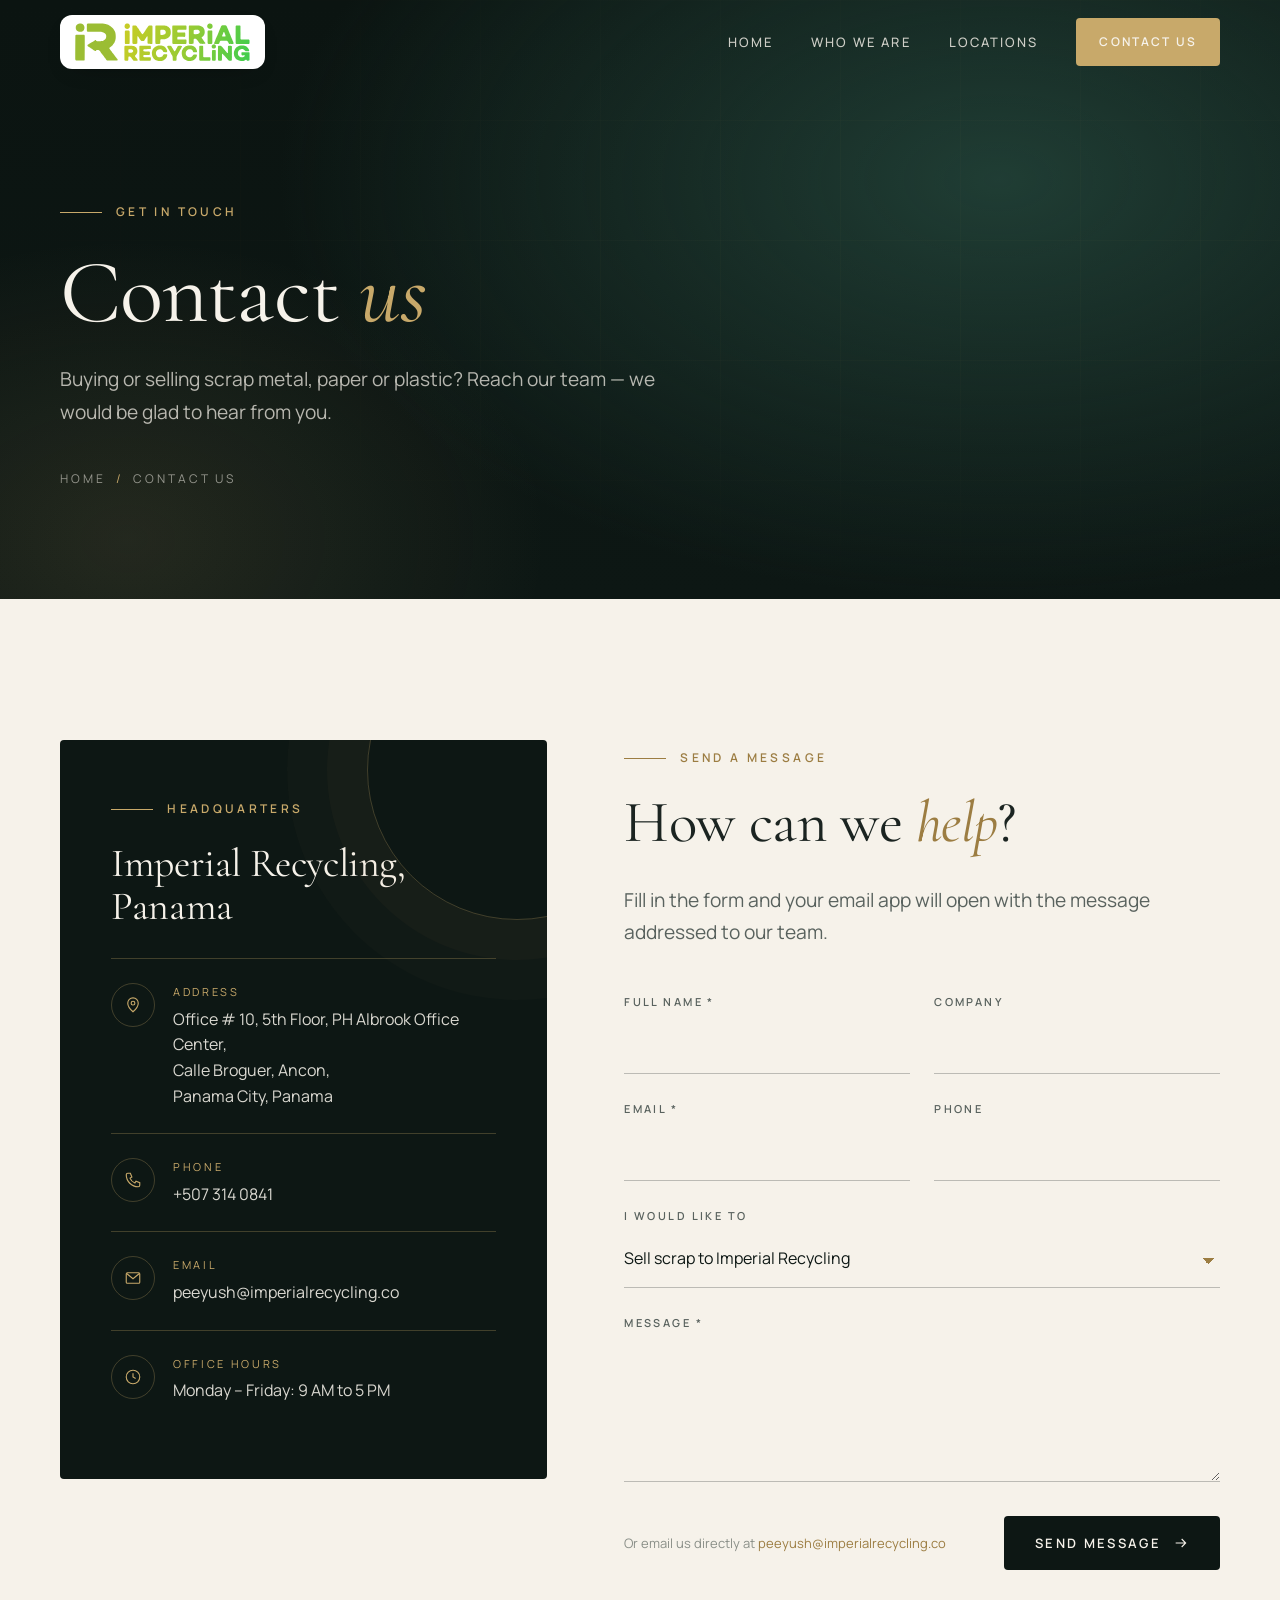
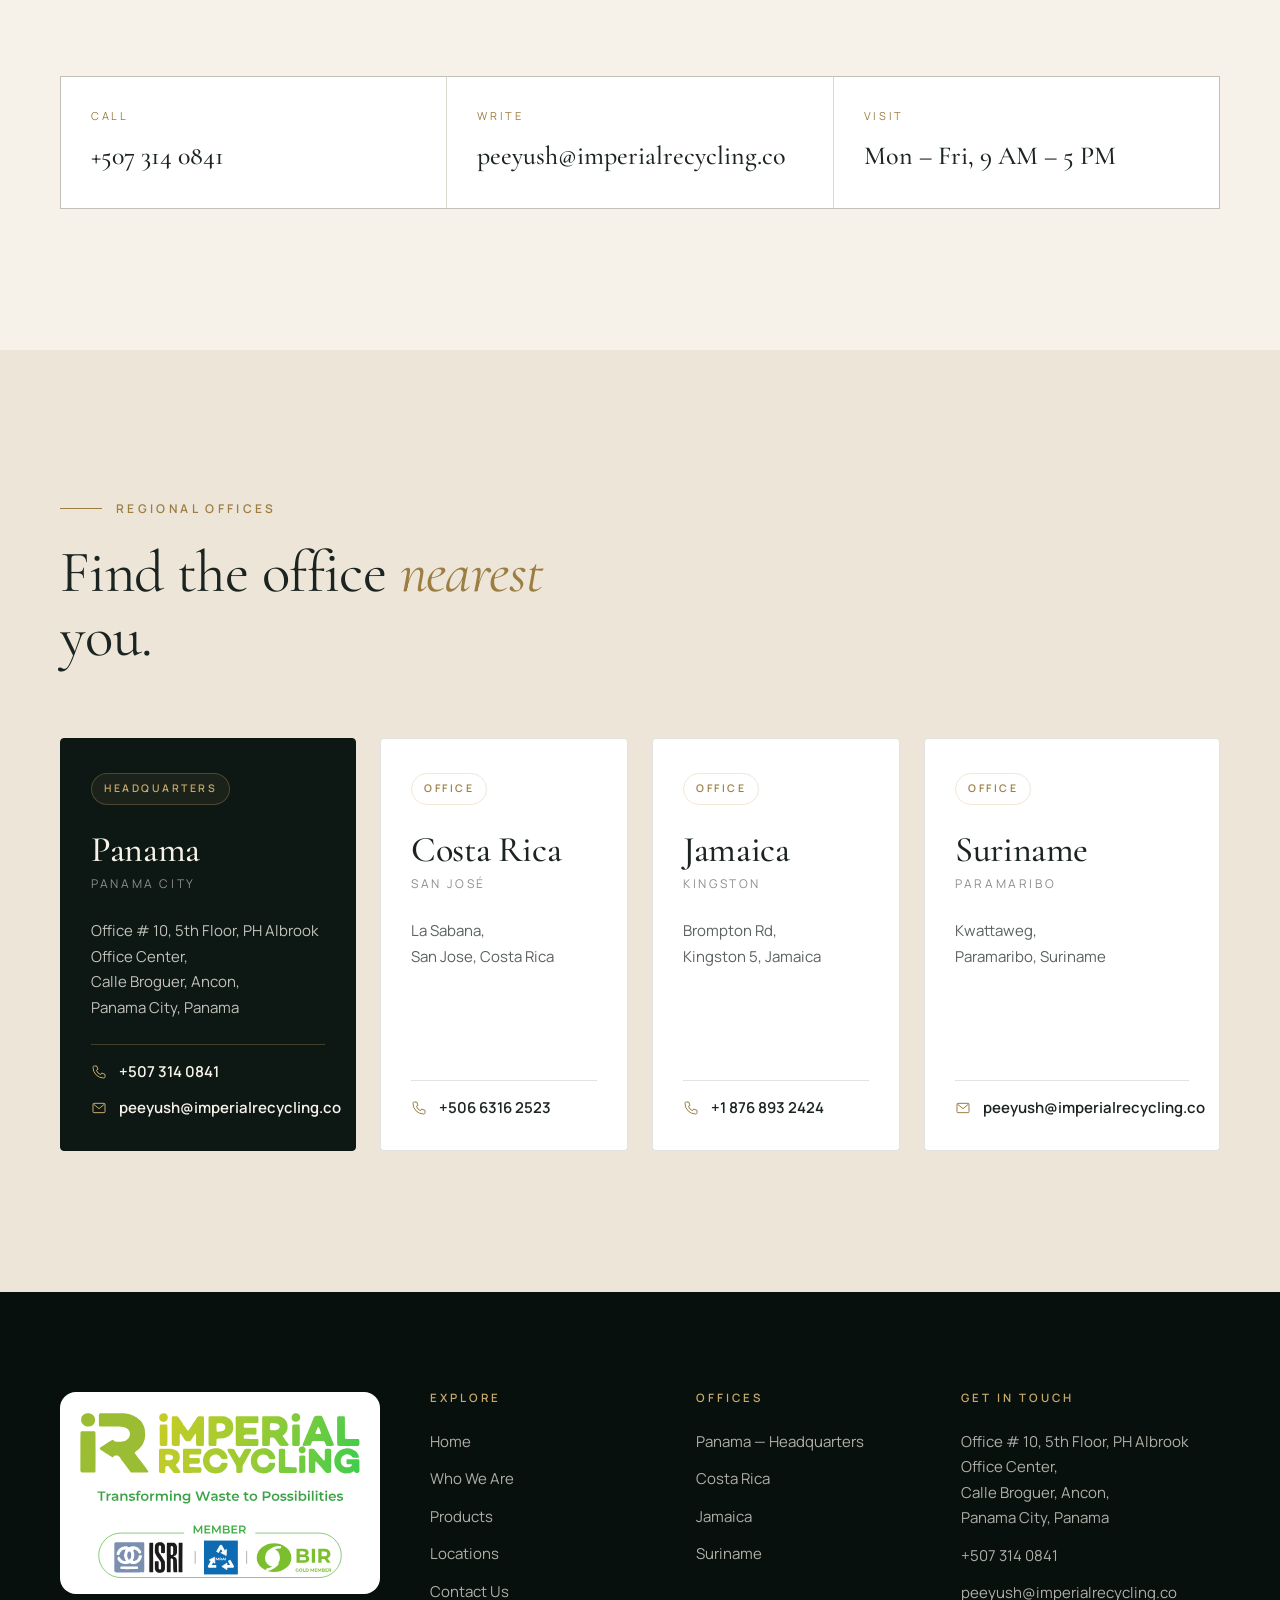
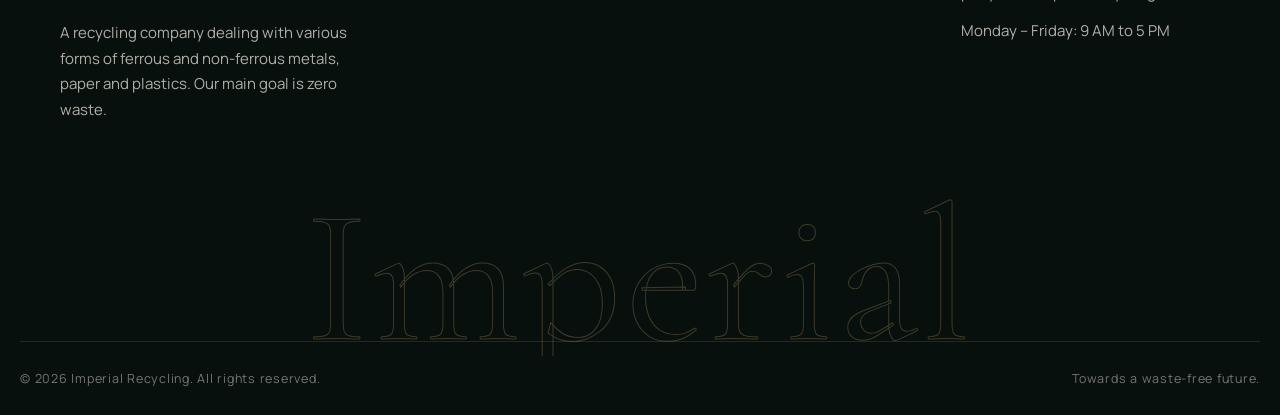
<file: contact.html>
<!doctype html>
<html lang="en" class="no-js">
<head>
<meta charset="utf-8">
<meta name="viewport" content="width=device-width, initial-scale=1">
<title>Contact Us — Imperial Recycling</title>
<meta name="description" content="Contact Imperial Recycling: Office # 10, 5th Floor, PH Albrook Office Center, Calle Broguer, Ancon, Panama City. Phone +507 314 0841. Email peeyush@imperialrecycling.co.">
<meta name="theme-color" content="#0d1714">
<meta property="og:title" content="Contact Us — Imperial Recycling">
<meta property="og:description" content="Contact Imperial Recycling: Office # 10, 5th Floor, PH Albrook Office Center, Calle Broguer, Ancon, Panama City. Phone +507 314 0841. Email peeyush@imperialrecycling.co.">
<meta property="og:type" content="website">
<link rel="icon" href="assets/img/mark.png" type="image/png">
<link rel="preconnect" href="https://fonts.googleapis.com">
<link rel="preconnect" href="https://fonts.gstatic.com" crossorigin>
<link href="https://fonts.googleapis.com/css2?family=Cormorant+Garamond:ital,wght@0,400;0,500;0,600;1,400;1,500&family=Manrope:wght@400;500;600&display=swap" rel="stylesheet">
<link rel="stylesheet" href="assets/css/style.css">
</head>
<body>
<a class="skip-link" href="#main">Skip to content</a>
<header class="site-header">
  <div class="container header-inner">
    <a class="brand" href="index.html" aria-label="Imperial Recycling — home">
      <span class="brand-chip"><img src="assets/img/logo.svg" alt="Imperial Recycling" width="548" height="124"></span>
    </a>
    <button class="menu-toggle" type="button" aria-label="Menu" aria-expanded="false" aria-controls="site-nav"><span></span></button>
    <nav class="nav" id="site-nav" aria-label="Main">
      <a href="index.html">Home</a>
      <a href="who-we-are.html">Who We Are</a>
      <a href="locations.html">Locations</a>
      <a class="btn btn-gold" href="contact.html" aria-current="page">Contact Us</a>
    </nav>
  </div>
</header>
<main id="main">
<section class="page-hero on-dark">
  <div class="hero-bg"></div><div class="hero-grid"></div>
  <div class="container">
    <span class="eyebrow reveal">Get in touch</span>
    <h1 class="reveal" data-delay="1">Contact <em>us</em></h1>
    <p class="lead reveal" data-delay="2">Buying or selling scrap metal, paper or plastic? Reach our team — we would be glad to hear from you.</p>
    <div class="crumbs reveal" data-delay="3"><a href="index.html">Home</a><span>/</span>Contact Us</div>
  </div>
</section>

<section class="section">
  <div class="container contact-grid">
    <aside class="contact-card on-dark reveal">
      <span class="eyebrow">Headquarters</span>
      <h2>Imperial Recycling, Panama</h2>
      <div class="contact-item"><span class="ic"><svg viewBox="0 0 24 24" fill="none" stroke="currentColor" stroke-width="1.5" aria-hidden="true"><path d="M12 21s-7-6.2-7-11.5A7 7 0 0 1 19 9.5C19 14.8 12 21 12 21z"/><circle cx="12" cy="9.5" r="2.5"/></svg></span><div><small>Address</small><address>Office # 10, 5th Floor, PH Albrook Office Center,<br>Calle Broguer, Ancon,<br>Panama City, Panama</address></div></div>
      <div class="contact-item"><span class="ic"><svg viewBox="0 0 24 24" fill="none" stroke="currentColor" stroke-width="1.5" aria-hidden="true"><path d="M5 3h3.5l2 5-2.5 1.5a11 11 0 0 0 6.5 6.5L16 13.5l5 2V19a2 2 0 0 1-2 2A16 16 0 0 1 3 5a2 2 0 0 1 2-2z"/></svg></span><div><small>Phone</small><a href="tel:+5073140841">+507 314 0841</a></div></div>
      <div class="contact-item"><span class="ic"><svg viewBox="0 0 24 24" fill="none" stroke="currentColor" stroke-width="1.5" aria-hidden="true"><rect x="3" y="5" width="18" height="14" rx="1.5"/><path d="m3.5 6 8.5 7 8.5-7"/></svg></span><div><small>Email</small><a href="mailto:peeyush@imperialrecycling.co">peeyush@imperialrecycling.co</a></div></div>
      <div class="contact-item"><span class="ic"><svg viewBox="0 0 24 24" fill="none" stroke="currentColor" stroke-width="1.5" aria-hidden="true"><circle cx="12" cy="12" r="9"/><path d="M12 7v5l3.5 2"/></svg></span><div><small>Office hours</small>Monday – Friday: 9 AM to 5 PM</div></div>
    </aside>

    <div>
      <span class="eyebrow reveal">Send a message</span>
      <h2 class="h2 reveal" data-delay="1">How can we <em>help</em>?</h2>
      <p class="lead reveal" data-delay="1" style="margin-bottom:44px">Fill in the form and your email app will open with the message addressed to our team.</p>
      <form class="form reveal" data-delay="2" id="contact-form" novalidate>
        <div class="field"><label for="f-name">Full name *</label><input id="f-name" name="name" type="text" autocomplete="name" required></div>
        <div class="field"><label for="f-company">Company</label><input id="f-company" name="company" type="text" autocomplete="organization"></div>
        <div class="field"><label for="f-email">Email *</label><input id="f-email" name="email" type="email" autocomplete="email" required></div>
        <div class="field"><label for="f-phone">Phone</label><input id="f-phone" name="phone" type="tel" autocomplete="tel"></div>
        <div class="field full"><label for="f-topic">I would like to</label>
          <select id="f-topic" name="topic">
            <option>Sell scrap to Imperial Recycling</option>
            <option>Buy recycled material</option>
            <option>General enquiry</option>
          </select>
        </div>
        <div class="field full"><label for="f-msg">Message *</label><textarea id="f-msg" name="message" required></textarea></div>
        <div class="full" style="display:flex;flex-wrap:wrap;gap:20px;align-items:center;justify-content:space-between">
          <p class="form-note">Or email us directly at <a href="mailto:peeyush@imperialrecycling.co" style="color:#9c7d42">peeyush@imperialrecycling.co</a></p>
          <button class="btn btn-dark" type="submit">Send Message <svg viewBox="0 0 24 24" fill="none" stroke="currentColor" stroke-width="1.6" aria-hidden="true"><path d="M4 12h15M13 6l6 6-6 6"/></svg></button>
        </div>
        <p class="form-status" id="form-status" role="status" aria-live="polite"></p>
      </form>
    </div>
  </div>
  <div class="container">
    <div class="hours reveal">
      <div><small>Call</small><strong><a href="tel:+5073140841">+507 314 0841</a></strong></div>
      <div><small>Write</small><strong><a href="mailto:peeyush@imperialrecycling.co" style="word-break:break-all">peeyush@imperialrecycling.co</a></strong></div>
      <div><small>Visit</small><strong>Mon – Fri, 9 AM – 5 PM</strong></div>
    </div>
  </div>
</section>

<section class="section sand">
  <div class="container">
    <div class="section-head">
      <div>
        <span class="eyebrow reveal">Regional offices</span>
        <h2 class="h2 reveal" data-delay="1">Find the office <em>nearest</em> you.</h2>
      </div>
    </div>
    <div class="locations">
      <article class="location hq reveal" data-delay="0">
        <span class="location-badge">Headquarters</span>
        <h3>Panama</h3>
        <div class="city">Panama City</div>
        <address>Office # 10, 5th Floor, PH Albrook Office Center,<br>Calle Broguer, Ancon,<br>Panama City, Panama</address>
        <div class="contact-line"><svg viewBox="0 0 24 24" fill="none" stroke="currentColor" stroke-width="1.5" aria-hidden="true"><path d="M5 3h3.5l2 5-2.5 1.5a11 11 0 0 0 6.5 6.5L16 13.5l5 2V19a2 2 0 0 1-2 2A16 16 0 0 1 3 5a2 2 0 0 1 2-2z"/></svg><a href="tel:+5073140841">+507 314 0841</a></div>
        <div class="contact-line"><svg viewBox="0 0 24 24" fill="none" stroke="currentColor" stroke-width="1.5" aria-hidden="true"><rect x="3" y="5" width="18" height="14" rx="1.5"/><path d="m3.5 6 8.5 7 8.5-7"/></svg><a href="mailto:peeyush@imperialrecycling.co">peeyush@imperialrecycling.co</a></div>
      </article>
      <article class="location reveal" data-delay="1">
        <span class="location-badge">Office</span>
        <h3>Costa Rica</h3>
        <div class="city">San José</div>
        <address>La Sabana,<br>San Jose, Costa Rica</address>
        <div class="contact-line"><svg viewBox="0 0 24 24" fill="none" stroke="currentColor" stroke-width="1.5" aria-hidden="true"><path d="M5 3h3.5l2 5-2.5 1.5a11 11 0 0 0 6.5 6.5L16 13.5l5 2V19a2 2 0 0 1-2 2A16 16 0 0 1 3 5a2 2 0 0 1 2-2z"/></svg><a href="tel:+50663162523">+506 6316 2523</a></div>
      </article>
      <article class="location reveal" data-delay="2">
        <span class="location-badge">Office</span>
        <h3>Jamaica</h3>
        <div class="city">Kingston</div>
        <address>Brompton Rd,<br>Kingston 5, Jamaica</address>
        <div class="contact-line"><svg viewBox="0 0 24 24" fill="none" stroke="currentColor" stroke-width="1.5" aria-hidden="true"><path d="M5 3h3.5l2 5-2.5 1.5a11 11 0 0 0 6.5 6.5L16 13.5l5 2V19a2 2 0 0 1-2 2A16 16 0 0 1 3 5a2 2 0 0 1 2-2z"/></svg><a href="tel:+18768932424">+1 876 893 2424</a></div>
      </article>
      <article class="location reveal" data-delay="3">
        <span class="location-badge">Office</span>
        <h3>Suriname</h3>
        <div class="city">Paramaribo</div>
        <address>Kwattaweg,<br>Paramaribo, Suriname</address>
        <div class="contact-line"><svg viewBox="0 0 24 24" fill="none" stroke="currentColor" stroke-width="1.5" aria-hidden="true"><rect x="3" y="5" width="18" height="14" rx="1.5"/><path d="m3.5 6 8.5 7 8.5-7"/></svg><a href="mailto:peeyush@imperialrecycling.co">peeyush@imperialrecycling.co</a></div>
      </article>
    </div>
  </div>
</section>
</main>
<footer class="site-footer">
  <div class="container">
    <div class="footer-top">
      <div class="footer-about">
        <a class="brand" href="index.html" aria-label="Imperial Recycling — home">
          <span class="footer-plate"><img src="assets/img/brand-plate.svg" alt="Imperial Recycling — Transforming Waste to Possibilities. Member: ISRI, MRAI, BIR Gold Member" width="580" height="352"></span>
        </a>
        <p>A recycling company dealing with various forms of ferrous and non-ferrous metals, paper and plastics. Our main goal is zero waste.</p>
      </div>
      <div>
        <h4>Explore</h4>
        <ul>
          <li><a href="index.html">Home</a></li>
          <li><a href="who-we-are.html">Who We Are</a></li>
          <li><a href="index.html#products">Products</a></li>
          <li><a href="locations.html">Locations</a></li>
          <li><a href="contact.html">Contact Us</a></li>
        </ul>
      </div>
      <div>
        <h4>Offices</h4>
        <ul>
          <li>Panama — Headquarters</li>
          <li>Costa Rica</li>
          <li>Jamaica</li>
          <li>Suriname</li>
        </ul>
      </div>
      <div>
        <h4>Get in touch</h4>
        <ul>
          <li>Office # 10, 5th Floor, PH Albrook Office Center,<br>Calle Broguer, Ancon,<br>Panama City, Panama</li>
          <li><a href="tel:+5073140841">+507 314 0841</a></li>
          <li><a href="mailto:peeyush@imperialrecycling.co">peeyush@imperialrecycling.co</a></li>
          <li>Monday – Friday: 9 AM to 5 PM</li>
        </ul>
      </div>
    </div>
    <div class="footer-big" aria-hidden="true">Imperial</div>
  </div>
  <div class="container footer-bottom">
    <span>© <span data-year>2024</span> Imperial Recycling. All rights reserved.</span>
    <span>Towards a waste-free future.</span>
  </div>
</footer>
<script src="assets/js/main.js"></script>
</body>
</html>
</file>
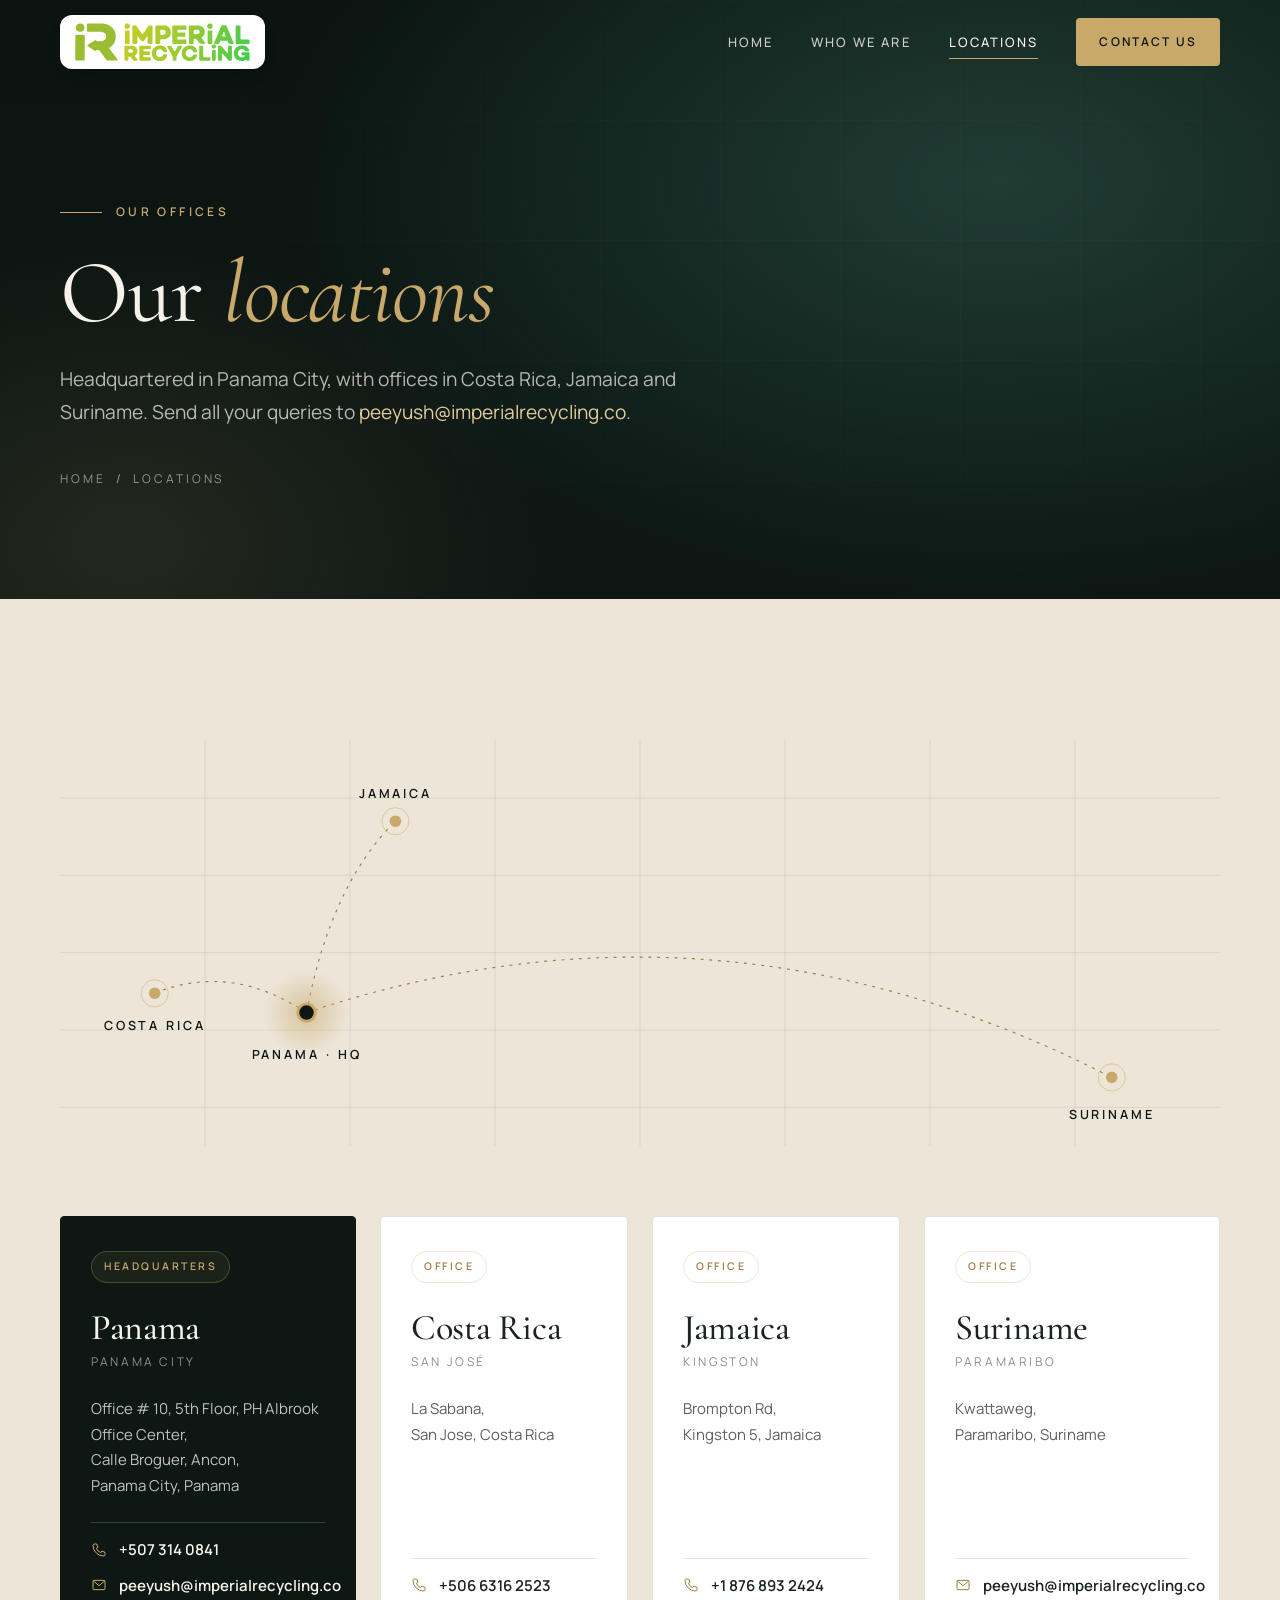
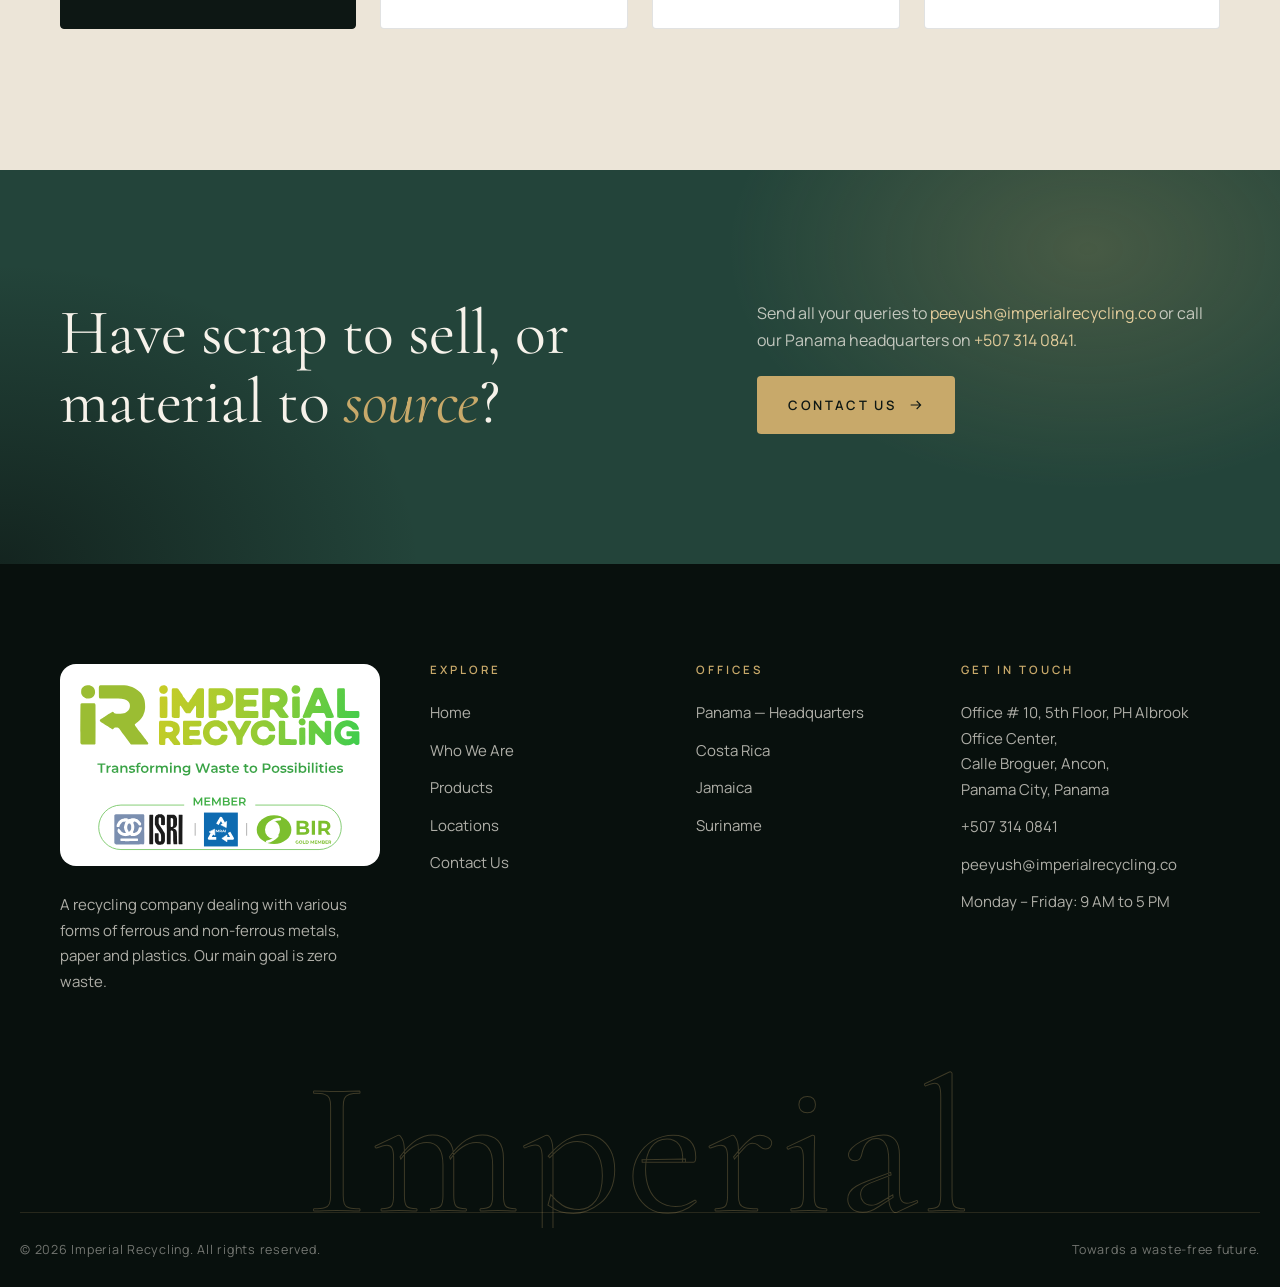
<file: locations.html>
<!doctype html>
<html lang="en" class="no-js">
<head>
<meta charset="utf-8">
<meta name="viewport" content="width=device-width, initial-scale=1">
<title>Locations — Imperial Recycling | Panama, Costa Rica, Jamaica, Suriname</title>
<meta name="description" content="Imperial Recycling offices in Panama (headquarters), Costa Rica, Jamaica and Suriname. Send all your queries to peeyush@imperialrecycling.co.">
<meta name="theme-color" content="#0d1714">
<meta property="og:title" content="Locations — Imperial Recycling | Panama, Costa Rica, Jamaica, Suriname">
<meta property="og:description" content="Imperial Recycling offices in Panama (headquarters), Costa Rica, Jamaica and Suriname. Send all your queries to peeyush@imperialrecycling.co.">
<meta property="og:type" content="website">
<link rel="icon" href="assets/img/mark.png" type="image/png">
<link rel="preconnect" href="https://fonts.googleapis.com">
<link rel="preconnect" href="https://fonts.gstatic.com" crossorigin>
<link href="https://fonts.googleapis.com/css2?family=Cormorant+Garamond:ital,wght@0,400;0,500;0,600;1,400;1,500&family=Manrope:wght@400;500;600&display=swap" rel="stylesheet">
<link rel="stylesheet" href="assets/css/style.css">
</head>
<body>
<a class="skip-link" href="#main">Skip to content</a>
<header class="site-header">
  <div class="container header-inner">
    <a class="brand" href="index.html" aria-label="Imperial Recycling — home">
      <span class="brand-chip"><img src="assets/img/logo.svg" alt="Imperial Recycling" width="548" height="124"></span>
    </a>
    <button class="menu-toggle" type="button" aria-label="Menu" aria-expanded="false" aria-controls="site-nav"><span></span></button>
    <nav class="nav" id="site-nav" aria-label="Main">
      <a href="index.html">Home</a>
      <a href="who-we-are.html">Who We Are</a>
      <a href="locations.html" aria-current="page">Locations</a>
      <a class="btn btn-gold" href="contact.html">Contact Us</a>
    </nav>
  </div>
</header>
<main id="main">
<section class="page-hero on-dark">
  <div class="hero-bg"></div><div class="hero-grid"></div>
  <div class="container">
    <span class="eyebrow reveal">Our offices</span>
    <h1 class="reveal" data-delay="1">Our <em>locations</em></h1>
    <p class="lead reveal" data-delay="2">Headquartered in Panama City, with offices in Costa Rica, Jamaica and Suriname. Send all your queries to <a href="mailto:peeyush@imperialrecycling.co" style="color:#e2cc9b">peeyush@imperialrecycling.co</a>.</p>
    <div class="crumbs reveal" data-delay="3"><a href="index.html">Home</a><span>/</span>Locations</div>
  </div>
</section>

<section class="section sand">
  <div class="container">
    <svg class="region-map reveal" viewBox="0 0 1200 420" fill="none" role="img" aria-label="Imperial Recycling offices across Central America, the Caribbean and South America">
  <defs><radialGradient id="dot"><stop offset="0" stop-color="#c8a96a" stop-opacity=".55"/><stop offset="1" stop-color="#c8a96a" stop-opacity="0"/></radialGradient></defs>
  <g stroke="#0d1714" stroke-opacity=".08">
    <path d="M0 60h1200M0 140h1200M0 220h1200M0 300h1200M0 380h1200"/>
    <path d="M150 0v420M300 0v420M450 0v420M600 0v420M750 0v420M900 0v420M1050 0v420"/>
  </g>
  <g stroke="#9c7d42" stroke-width="1.2" stroke-dasharray="3 6">
    <path d="M255 282Q176 230 98 262"/>
    <path d="M255 282Q280 150 347 84"/>
    <path d="M255 282Q680 140 1088 349"/>
  </g>
  <g>
    <circle cx="255" cy="282" r="44" fill="url(#dot)"/><circle cx="255" cy="282" r="9" fill="#0d1714" stroke="#c8a96a" stroke-width="3"/>
    <circle cx="98" cy="262" r="6" fill="#c8a96a"/><circle cx="98" cy="262" r="14" stroke="#c8a96a" stroke-opacity=".5"/>
    <circle cx="347" cy="84" r="6" fill="#c8a96a"/><circle cx="347" cy="84" r="14" stroke="#c8a96a" stroke-opacity=".5"/>
    <circle cx="1088" cy="349" r="6" fill="#c8a96a"/><circle cx="1088" cy="349" r="14" stroke="#c8a96a" stroke-opacity=".5"/>
  </g>
  <g font-family="Manrope, sans-serif" font-size="13" font-weight="600" letter-spacing="3" fill="#0d1714">
    <text x="255" y="330" text-anchor="middle">PANAMA · HQ</text>
    <text x="98" y="300" text-anchor="middle">COSTA RICA</text>
    <text x="347" y="60" text-anchor="middle">JAMAICA</text>
    <text x="1088" y="392" text-anchor="middle">SURINAME</text>
  </g>
</svg>
    <div class="locations">
      <article class="location hq reveal" data-delay="0">
        <span class="location-badge">Headquarters</span>
        <h3>Panama</h3>
        <div class="city">Panama City</div>
        <address>Office # 10, 5th Floor, PH Albrook Office Center,<br>Calle Broguer, Ancon,<br>Panama City, Panama</address>
        <div class="contact-line"><svg viewBox="0 0 24 24" fill="none" stroke="currentColor" stroke-width="1.5" aria-hidden="true"><path d="M5 3h3.5l2 5-2.5 1.5a11 11 0 0 0 6.5 6.5L16 13.5l5 2V19a2 2 0 0 1-2 2A16 16 0 0 1 3 5a2 2 0 0 1 2-2z"/></svg><a href="tel:+5073140841">+507 314 0841</a></div>
        <div class="contact-line"><svg viewBox="0 0 24 24" fill="none" stroke="currentColor" stroke-width="1.5" aria-hidden="true"><rect x="3" y="5" width="18" height="14" rx="1.5"/><path d="m3.5 6 8.5 7 8.5-7"/></svg><a href="mailto:peeyush@imperialrecycling.co">peeyush@imperialrecycling.co</a></div>
      </article>
      <article class="location reveal" data-delay="1">
        <span class="location-badge">Office</span>
        <h3>Costa Rica</h3>
        <div class="city">San José</div>
        <address>La Sabana,<br>San Jose, Costa Rica</address>
        <div class="contact-line"><svg viewBox="0 0 24 24" fill="none" stroke="currentColor" stroke-width="1.5" aria-hidden="true"><path d="M5 3h3.5l2 5-2.5 1.5a11 11 0 0 0 6.5 6.5L16 13.5l5 2V19a2 2 0 0 1-2 2A16 16 0 0 1 3 5a2 2 0 0 1 2-2z"/></svg><a href="tel:+50663162523">+506 6316 2523</a></div>
      </article>
      <article class="location reveal" data-delay="2">
        <span class="location-badge">Office</span>
        <h3>Jamaica</h3>
        <div class="city">Kingston</div>
        <address>Brompton Rd,<br>Kingston 5, Jamaica</address>
        <div class="contact-line"><svg viewBox="0 0 24 24" fill="none" stroke="currentColor" stroke-width="1.5" aria-hidden="true"><path d="M5 3h3.5l2 5-2.5 1.5a11 11 0 0 0 6.5 6.5L16 13.5l5 2V19a2 2 0 0 1-2 2A16 16 0 0 1 3 5a2 2 0 0 1 2-2z"/></svg><a href="tel:+18768932424">+1 876 893 2424</a></div>
      </article>
      <article class="location reveal" data-delay="3">
        <span class="location-badge">Office</span>
        <h3>Suriname</h3>
        <div class="city">Paramaribo</div>
        <address>Kwattaweg,<br>Paramaribo, Suriname</address>
        <div class="contact-line"><svg viewBox="0 0 24 24" fill="none" stroke="currentColor" stroke-width="1.5" aria-hidden="true"><rect x="3" y="5" width="18" height="14" rx="1.5"/><path d="m3.5 6 8.5 7 8.5-7"/></svg><a href="mailto:peeyush@imperialrecycling.co">peeyush@imperialrecycling.co</a></div>
      </article>
    </div>
  </div>
</section>
<section class="cta">
  <div class="container cta-inner">
    <h2 class="reveal">Have scrap to sell, or material to <em>source</em>?</h2>
    <div class="cta-side reveal" data-delay="1">
      <p>Send all your queries to <a href="mailto:peeyush@imperialrecycling.co" style="color:#e2cc9b">peeyush@imperialrecycling.co</a> or call our Panama headquarters on <a href="tel:+5073140841" style="color:#e2cc9b">+507 314 0841</a>.</p>
      <a class="btn btn-gold" href="contact.html">Contact Us <svg viewBox="0 0 24 24" fill="none" stroke="currentColor" stroke-width="1.6" aria-hidden="true"><path d="M4 12h15M13 6l6 6-6 6"/></svg></a>
    </div>
  </div>
</section>

</main>
<footer class="site-footer">
  <div class="container">
    <div class="footer-top">
      <div class="footer-about">
        <a class="brand" href="index.html" aria-label="Imperial Recycling — home">
          <span class="footer-plate"><img src="assets/img/brand-plate.svg" alt="Imperial Recycling — Transforming Waste to Possibilities. Member: ISRI, MRAI, BIR Gold Member" width="580" height="352"></span>
        </a>
        <p>A recycling company dealing with various forms of ferrous and non-ferrous metals, paper and plastics. Our main goal is zero waste.</p>
      </div>
      <div>
        <h4>Explore</h4>
        <ul>
          <li><a href="index.html">Home</a></li>
          <li><a href="who-we-are.html">Who We Are</a></li>
          <li><a href="index.html#products">Products</a></li>
          <li><a href="locations.html">Locations</a></li>
          <li><a href="contact.html">Contact Us</a></li>
        </ul>
      </div>
      <div>
        <h4>Offices</h4>
        <ul>
          <li>Panama — Headquarters</li>
          <li>Costa Rica</li>
          <li>Jamaica</li>
          <li>Suriname</li>
        </ul>
      </div>
      <div>
        <h4>Get in touch</h4>
        <ul>
          <li>Office # 10, 5th Floor, PH Albrook Office Center,<br>Calle Broguer, Ancon,<br>Panama City, Panama</li>
          <li><a href="tel:+5073140841">+507 314 0841</a></li>
          <li><a href="mailto:peeyush@imperialrecycling.co">peeyush@imperialrecycling.co</a></li>
          <li>Monday – Friday: 9 AM to 5 PM</li>
        </ul>
      </div>
    </div>
    <div class="footer-big" aria-hidden="true">Imperial</div>
  </div>
  <div class="container footer-bottom">
    <span>© <span data-year>2024</span> Imperial Recycling. All rights reserved.</span>
    <span>Towards a waste-free future.</span>
  </div>
</footer>
<script src="assets/js/main.js"></script>
</body>
</html>
</file>
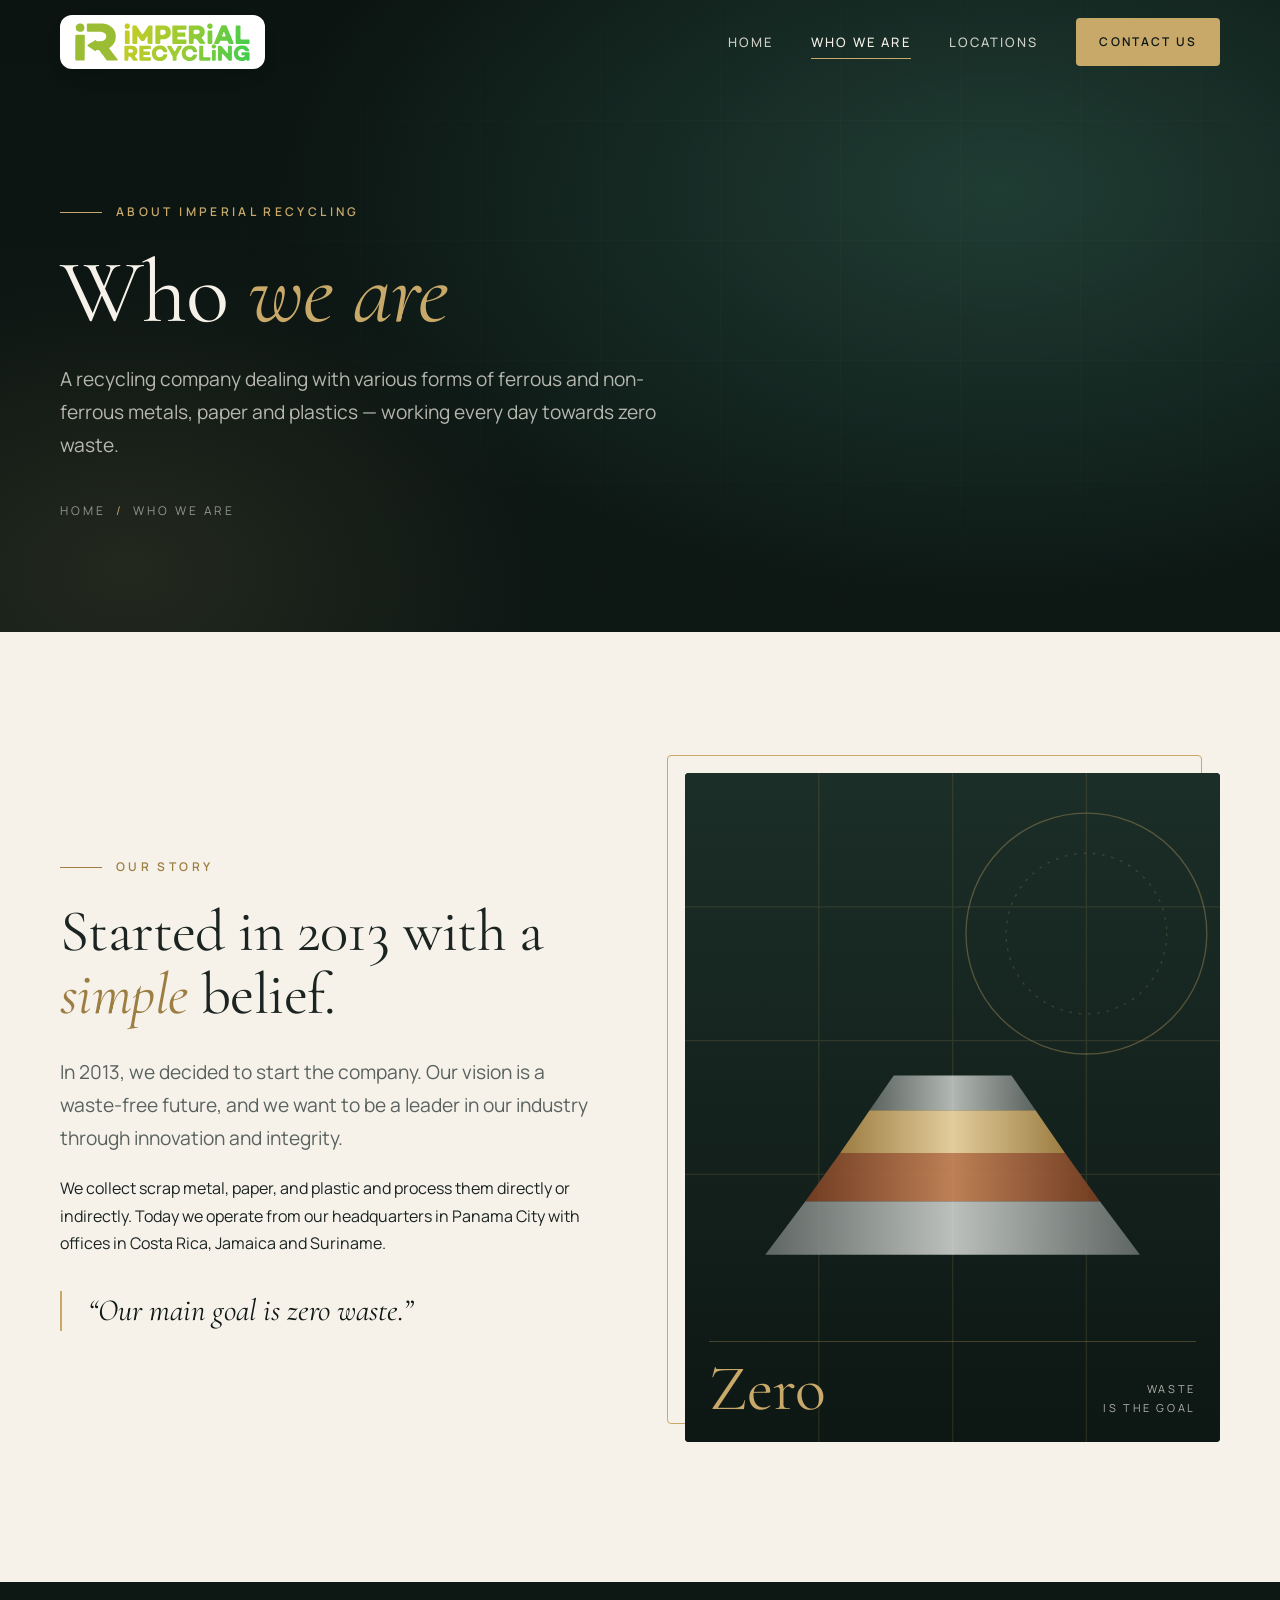
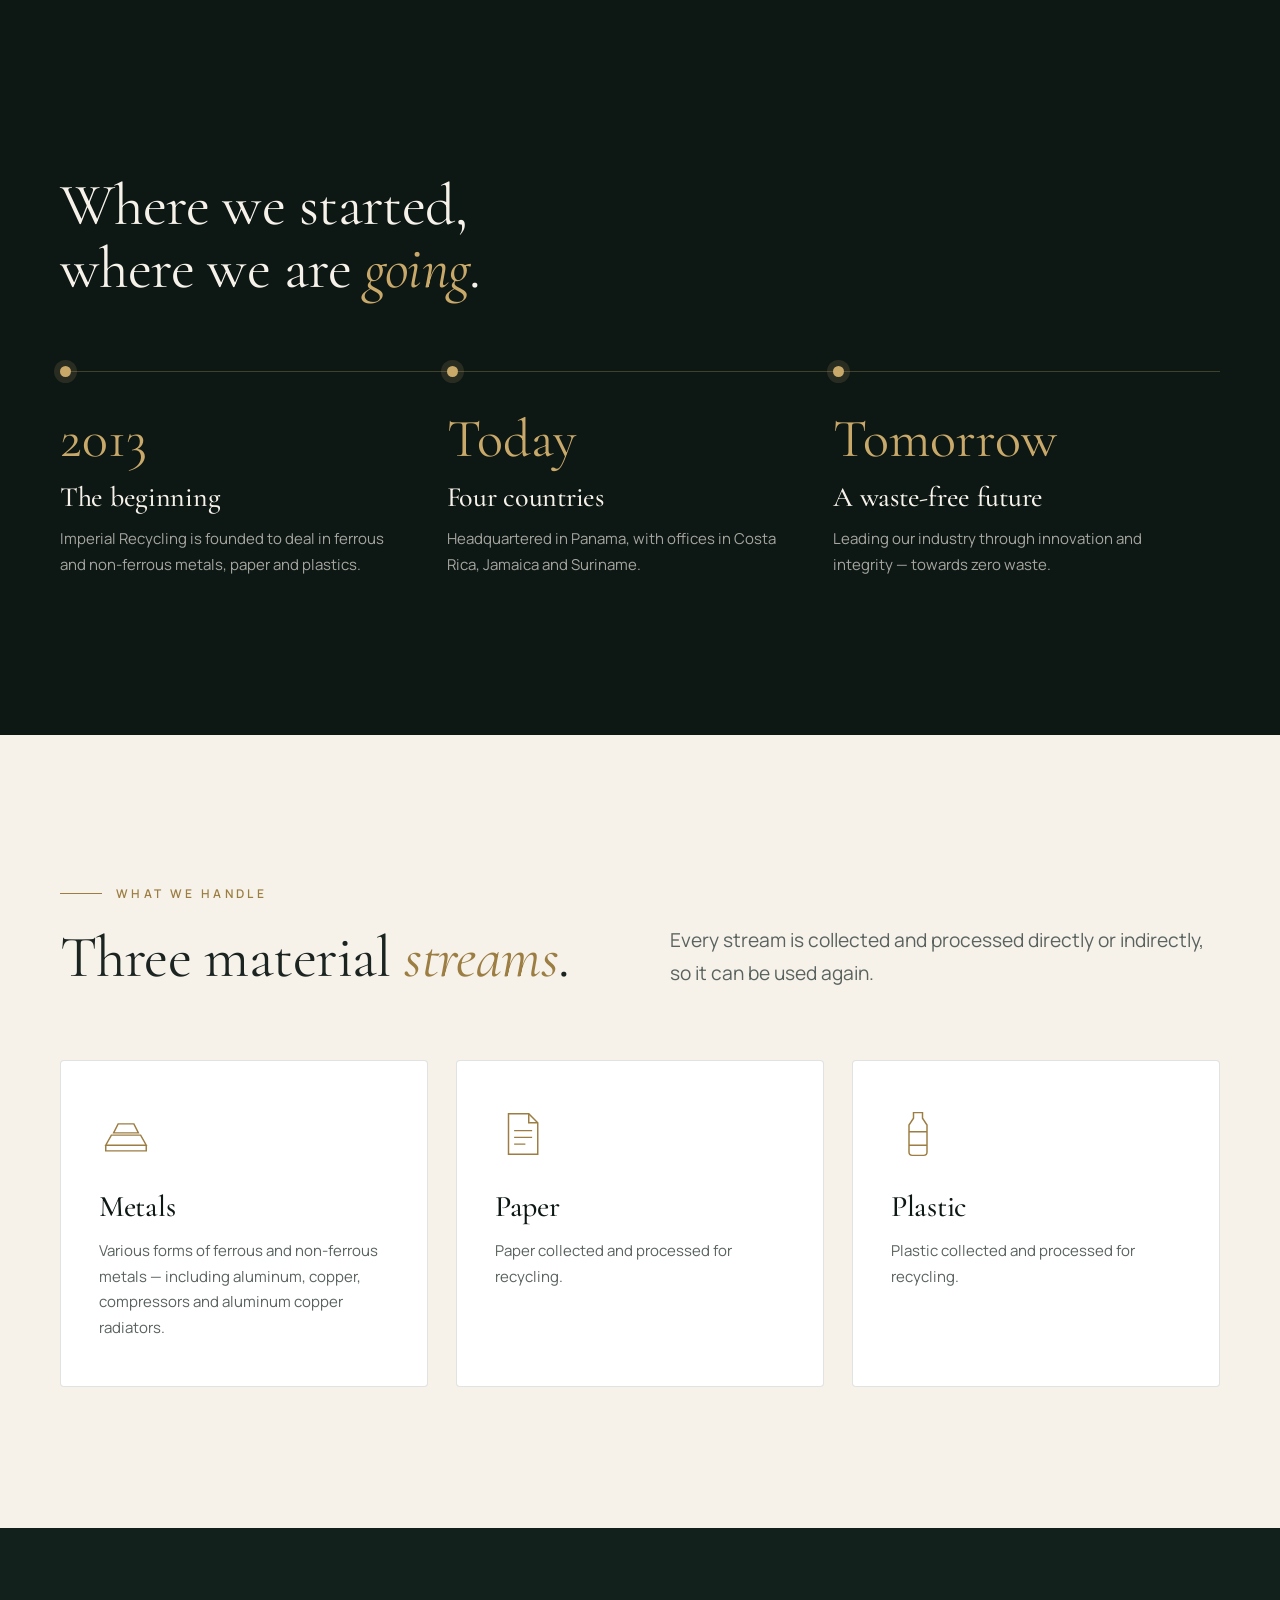
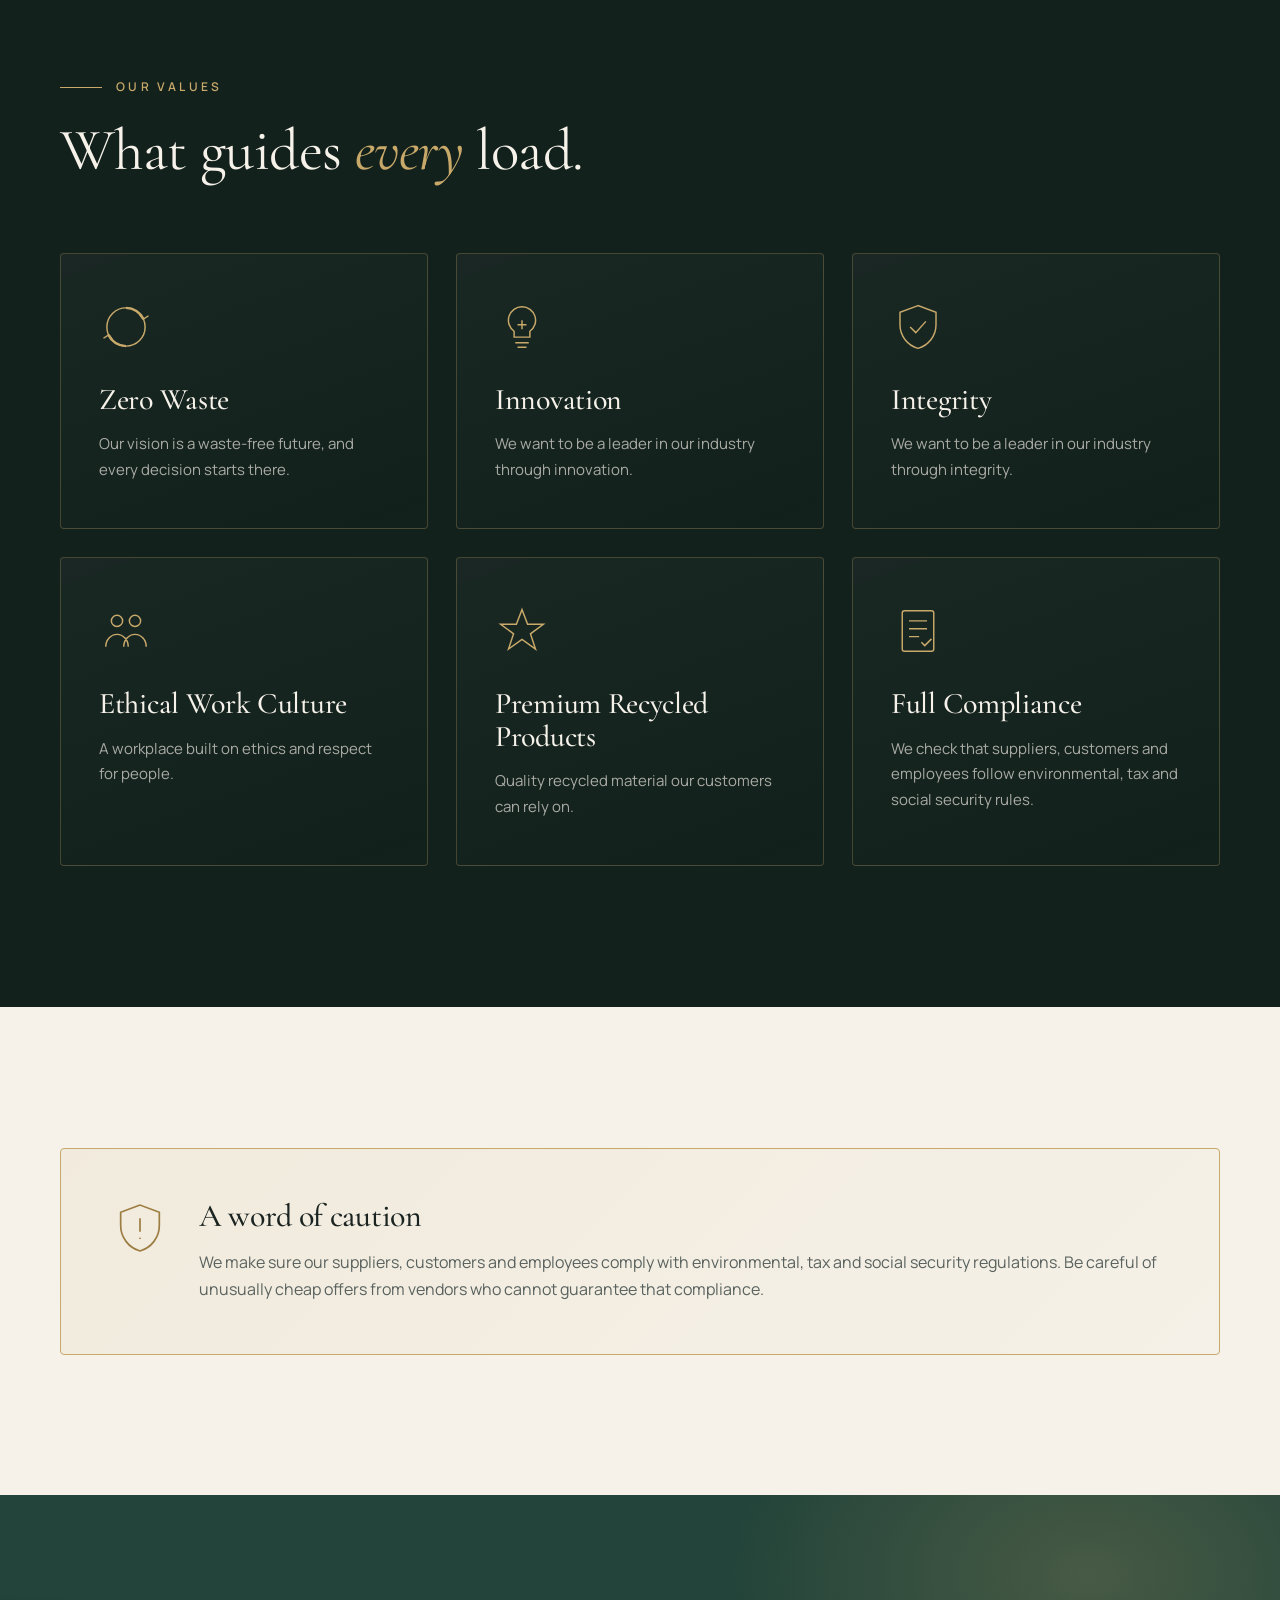
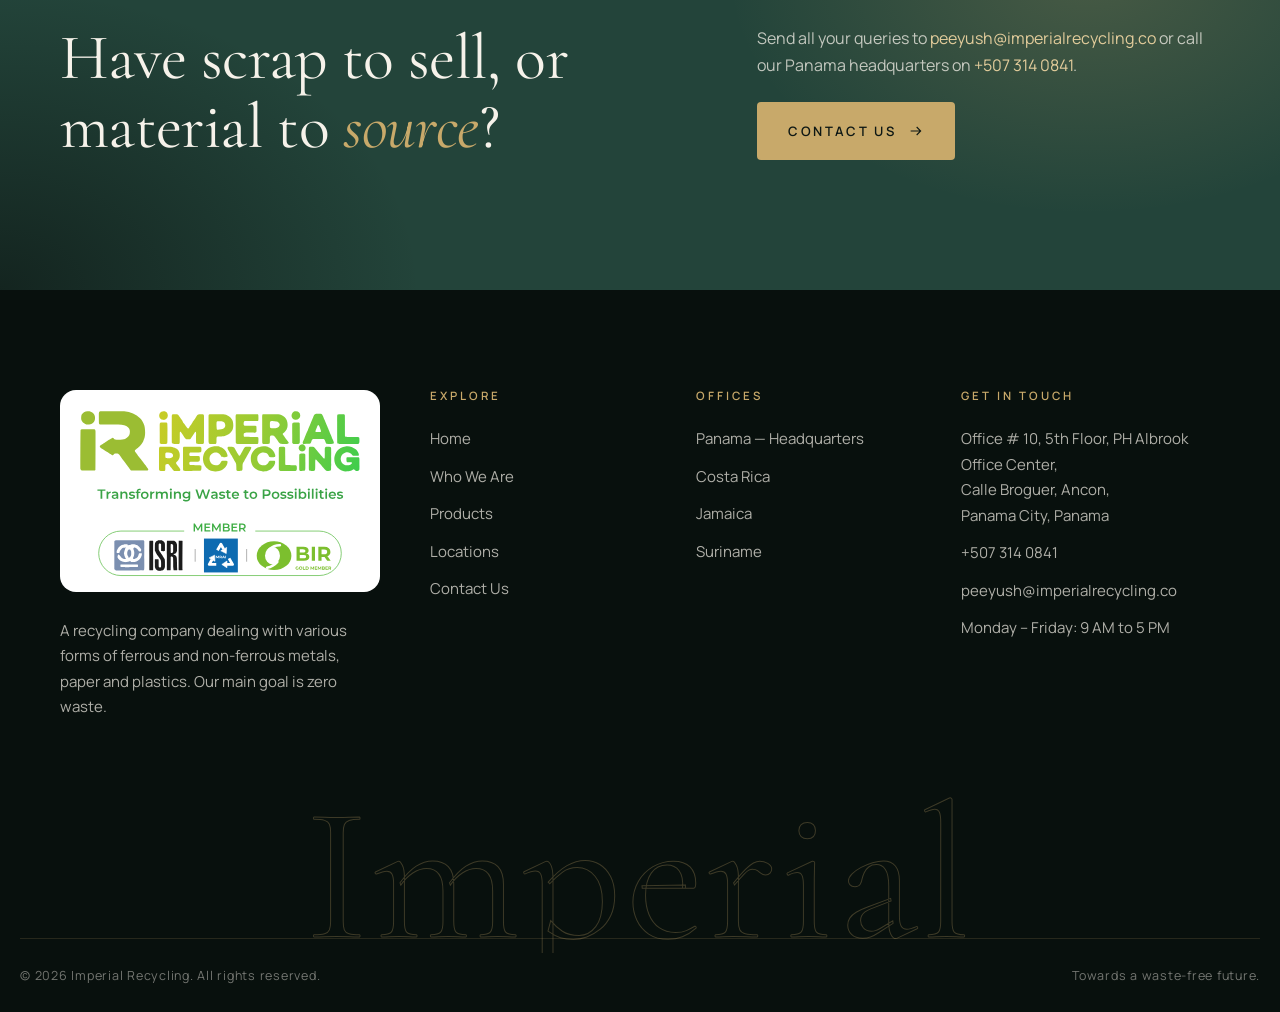
<file: who-we-are.html>
<!doctype html>
<html lang="en" class="no-js">
<head>
<meta charset="utf-8">
<meta name="viewport" content="width=device-width, initial-scale=1">
<title>Who We Are — Imperial Recycling</title>
<meta name="description" content="Founded in 2013, Imperial Recycling works towards a waste-free future through innovation, integrity, an ethical work culture and premium recycled products.">
<meta name="theme-color" content="#0d1714">
<meta property="og:title" content="Who We Are — Imperial Recycling">
<meta property="og:description" content="Founded in 2013, Imperial Recycling works towards a waste-free future through innovation, integrity, an ethical work culture and premium recycled products.">
<meta property="og:type" content="website">
<link rel="icon" href="assets/img/mark.png" type="image/png">
<link rel="preconnect" href="https://fonts.googleapis.com">
<link rel="preconnect" href="https://fonts.gstatic.com" crossorigin>
<link href="https://fonts.googleapis.com/css2?family=Cormorant+Garamond:ital,wght@0,400;0,500;0,600;1,400;1,500&family=Manrope:wght@400;500;600&display=swap" rel="stylesheet">
<link rel="stylesheet" href="assets/css/style.css">
</head>
<body>
<a class="skip-link" href="#main">Skip to content</a>
<header class="site-header">
  <div class="container header-inner">
    <a class="brand" href="index.html" aria-label="Imperial Recycling — home">
      <span class="brand-chip"><img src="assets/img/logo.svg" alt="Imperial Recycling" width="548" height="124"></span>
    </a>
    <button class="menu-toggle" type="button" aria-label="Menu" aria-expanded="false" aria-controls="site-nav"><span></span></button>
    <nav class="nav" id="site-nav" aria-label="Main">
      <a href="index.html">Home</a>
      <a href="who-we-are.html" aria-current="page">Who We Are</a>
      <a href="locations.html">Locations</a>
      <a class="btn btn-gold" href="contact.html">Contact Us</a>
    </nav>
  </div>
</header>
<main id="main">
<section class="page-hero on-dark">
  <div class="hero-bg"></div><div class="hero-grid"></div>
  <div class="container">
    <span class="eyebrow reveal">About Imperial Recycling</span>
    <h1 class="reveal" data-delay="1">Who <em>we are</em></h1>
    <p class="lead reveal" data-delay="2">A recycling company dealing with various forms of ferrous and non-ferrous metals, paper and plastics — working every day towards zero waste.</p>
    <div class="crumbs reveal" data-delay="3"><a href="index.html">Home</a><span>/</span>Who We Are</div>
  </div>
</section>

<section class="section">
  <div class="container split">
    <div>
      <span class="eyebrow reveal">Our story</span>
      <h2 class="h2 reveal" data-delay="1">Started in 2013 with a <em>simple</em> belief.</h2>
      <p class="lead reveal" data-delay="2">In 2013, we decided to start the company. Our vision is a waste-free future, and we want to be a leader in our industry through innovation and integrity.</p>
      <p class="reveal" data-delay="2">We collect scrap metal, paper, and plastic and process them directly or indirectly. Today we operate from our headquarters in Panama City with offices in Costa Rica, Jamaica and Suriname.</p>
      <blockquote class="quote reveal" data-delay="3">“Our main goal is zero waste.”</blockquote>
    </div>
    <div class="split-frame reveal" data-delay="1">
      <div class="split-visual">
        <svg viewBox="0 0 400 500" preserveAspectRatio="xMidYMid slice" aria-hidden="true">
  <defs>
    <linearGradient id="bg" x1="0" y1="0" x2="0" y2="1"><stop offset="0" stop-color="#1c2e28"/><stop offset="1" stop-color="#0d1714"/></linearGradient>
    <linearGradient id="bar" x1="0" y1="0" x2="1" y2="0"><stop offset="0" stop-color="#9c7d42"/><stop offset=".5" stop-color="#e2cc9b"/><stop offset="1" stop-color="#9c7d42"/></linearGradient>
    <linearGradient id="cu" x1="0" y1="0" x2="1" y2="0"><stop offset="0" stop-color="#7a3f22"/><stop offset=".5" stop-color="#d08a5c"/><stop offset="1" stop-color="#7a3f22"/></linearGradient>
    <linearGradient id="al" x1="0" y1="0" x2="1" y2="0"><stop offset="0" stop-color="#6b726f"/><stop offset=".5" stop-color="#d9dcd8"/><stop offset="1" stop-color="#6b726f"/></linearGradient>
  </defs>
  <rect width="400" height="500" fill="url(#bg)"/>
  <g opacity=".14" stroke="#c8a96a"><path d="M0 100h400M0 200h400M0 300h400M100 0v500M200 0v500M300 0v500"/></g>
  <circle cx="300" cy="120" r="90" fill="none" stroke="#c8a96a" stroke-opacity=".35"/>
  <circle cx="300" cy="120" r="60" fill="none" stroke="#c8a96a" stroke-opacity=".2" stroke-dasharray="2 5"/>
  <g transform="translate(60 210)">
    <path d="M0 150h280l-30-40H30z" fill="url(#al)" opacity=".85"/>
    <path d="M30 110h220l-26-36H56z" fill="url(#cu)" opacity=".9"/>
    <path d="M56 74h168l-22-32H78z" fill="url(#bar)"/>
    <path d="M78 42h124l-18-26H96z" fill="url(#al)" opacity=".8"/>
  </g>
</svg>
        <div class="tag"><strong>Zero</strong><span>Waste<br>is the goal</span></div>
      </div>
    </div>
  </div>
</section>

<section class="section dark on-dark">
  <div class="container">
    <div class="section-head">
      <div>
        <span class="eyebrow reveal">Our journey</span>
        <h2 class="h2 reveal" data-delay="1">Where we started, where we are <em>going</em>.</h2>
      </div>
    </div>
    <div class="timeline">
      <div class="tl-item reveal"><div class="yr">2013</div><h3>The beginning</h3><p>Imperial Recycling is founded to deal in ferrous and non-ferrous metals, paper and plastics.</p></div>
      <div class="tl-item reveal" data-delay="1"><div class="yr">Today</div><h3>Four countries</h3><p>Headquartered in Panama, with offices in Costa Rica, Jamaica and Suriname.</p></div>
      <div class="tl-item reveal" data-delay="2"><div class="yr">Tomorrow</div><h3>A waste-free future</h3><p>Leading our industry through innovation and integrity — towards zero waste.</p></div>
    </div>
  </div>
</section>

<section class="section">
  <div class="container">
    <div class="section-head">
      <div>
        <span class="eyebrow reveal">What we handle</span>
        <h2 class="h2 reveal" data-delay="1">Three material <em>streams</em>.</h2>
      </div>
      <p class="lead reveal" data-delay="2">Every stream is collected and processed directly or indirectly, so it can be used again.</p>
    </div>
    <div class="pillars">
      <div class="pillar reveal"><svg class="pillar-icon" viewBox="0 0 48 48" fill="none" stroke="currentColor" stroke-width="1.3" aria-hidden="true"><path d="M6 34h36l-5-9H11z"/><path d="M13 23h22l-4-8H17z"/><path d="M6 34v5h36v-5"/></svg><h3>Metals</h3><p>Various forms of ferrous and non-ferrous metals — including aluminum, copper, compressors and aluminum copper radiators.</p></div>
      <div class="pillar reveal" data-delay="1"><svg class="pillar-icon" viewBox="0 0 48 48" fill="none" stroke="currentColor" stroke-width="1.3" aria-hidden="true"><path d="M12 6h18l8 8v28H12z"/><path d="M30 6v8h8M17 21h16M17 27h16M17 33h10"/></svg><h3>Paper</h3><p>Paper collected and processed for recycling.</p></div>
      <div class="pillar reveal" data-delay="2"><svg class="pillar-icon" viewBox="0 0 48 48" fill="none" stroke="currentColor" stroke-width="1.3" aria-hidden="true"><path d="M20 5h8v5l4 6v24a3 3 0 0 1-3 3H19a3 3 0 0 1-3-3V16l4-6z"/><path d="M16 22h16M16 34h16"/></svg><h3>Plastic</h3><p>Plastic collected and processed for recycling.</p></div>
    </div>
  </div>
</section>

<section class="section deep on-dark">
  <div class="container">
    <div class="section-head">
      <div>
        <span class="eyebrow reveal">Our values</span>
        <h2 class="h2 reveal" data-delay="1">What guides <em>every</em> load.</h2>
      </div>
    </div>
    <div class="pillars">
      <div class="pillar reveal"><svg class="pillar-icon" viewBox="0 0 48 48" fill="none" stroke="currentColor" stroke-width="1.3" aria-hidden="true"><circle cx="24" cy="24" r="17"/><path d="M24 7a17 17 0 0 1 15.5 10M24 41A17 17 0 0 1 8.5 31" stroke-width="2.2"/><path d="m36 13 3.5 4L44 14M12 35l-3.5-4L4 34"/></svg><h3>Zero Waste</h3><p>Our vision is a waste-free future, and every decision starts there.</p></div>
      <div class="pillar reveal" data-delay="1"><svg class="pillar-icon" viewBox="0 0 48 48" fill="none" stroke="currentColor" stroke-width="1.3" aria-hidden="true"><path d="M24 6a12 12 0 0 0-7 21.8V33h14v-5.2A12 12 0 0 0 24 6z"/><path d="M18 38h12M20 42h8M24 18v8M20 22h8"/></svg><h3>Innovation</h3><p>We want to be a leader in our industry through innovation.</p></div>
      <div class="pillar reveal" data-delay="2"><svg class="pillar-icon" viewBox="0 0 48 48" fill="none" stroke="currentColor" stroke-width="1.3" aria-hidden="true"><path d="M24 5 8 11v11c0 10 6.8 18.4 16 21 9.2-2.6 16-11 16-21V11z"/><path d="m17 24 5 5 9-10"/></svg><h3>Integrity</h3><p>We want to be a leader in our industry through integrity.</p></div>
      <div class="pillar reveal"><svg class="pillar-icon" viewBox="0 0 48 48" fill="none" stroke="currentColor" stroke-width="1.3" aria-hidden="true"><circle cx="16" cy="15" r="5"/><circle cx="32" cy="15" r="5"/><path d="M6 38c0-6 4.5-11 10-11s10 5 10 11M22 38c0-6 4.5-11 10-11s10 5 10 11"/></svg><h3>Ethical Work Culture</h3><p>A workplace built on ethics and respect for people.</p></div>
      <div class="pillar reveal" data-delay="1"><svg class="pillar-icon" viewBox="0 0 48 48" fill="none" stroke="currentColor" stroke-width="1.3" aria-hidden="true"><path d="M24 5 29 18h14l-11.5 8.5L36 40 24 31.5 12 40l4.5-13.5L5 18h14z"/></svg><h3>Premium Recycled Products</h3><p>Quality recycled material our customers can rely on.</p></div>
      <div class="pillar reveal" data-delay="2"><svg class="pillar-icon" viewBox="0 0 48 48" fill="none" stroke="currentColor" stroke-width="1.3" aria-hidden="true"><rect x="10" y="6" width="28" height="36" rx="2"/><path d="M16 15h16M16 22h16M16 29h9"/><path d="m27 34 3 3 6-6"/></svg><h3>Full Compliance</h3><p>We check that suppliers, customers and employees follow environmental, tax and social security rules.</p></div>
    </div>
  </div>
</section>

<section class="section">
  <div class="container">
    <div class="notice reveal">
      <svg class="notice-icon" viewBox="0 0 48 48" fill="none" stroke="currentColor" stroke-width="1.4" aria-hidden="true"><path d="M24 5 8 11v11c0 10 6.8 18.4 16 21 9.2-2.6 16-11 16-21V11z"/><path d="M24 16v11M24 32v1"/></svg>
      <div>
        <h3>A word of caution</h3>
        <p>We make sure our suppliers, customers and employees comply with environmental, tax and social security regulations. Be careful of unusually cheap offers from vendors who cannot guarantee that compliance.</p>
      </div>
    </div>
  </div>
</section>
<section class="cta">
  <div class="container cta-inner">
    <h2 class="reveal">Have scrap to sell, or material to <em>source</em>?</h2>
    <div class="cta-side reveal" data-delay="1">
      <p>Send all your queries to <a href="mailto:peeyush@imperialrecycling.co" style="color:#e2cc9b">peeyush@imperialrecycling.co</a> or call our Panama headquarters on <a href="tel:+5073140841" style="color:#e2cc9b">+507 314 0841</a>.</p>
      <a class="btn btn-gold" href="contact.html">Contact Us <svg viewBox="0 0 24 24" fill="none" stroke="currentColor" stroke-width="1.6" aria-hidden="true"><path d="M4 12h15M13 6l6 6-6 6"/></svg></a>
    </div>
  </div>
</section>

</main>
<footer class="site-footer">
  <div class="container">
    <div class="footer-top">
      <div class="footer-about">
        <a class="brand" href="index.html" aria-label="Imperial Recycling — home">
          <span class="footer-plate"><img src="assets/img/brand-plate.svg" alt="Imperial Recycling — Transforming Waste to Possibilities. Member: ISRI, MRAI, BIR Gold Member" width="580" height="352"></span>
        </a>
        <p>A recycling company dealing with various forms of ferrous and non-ferrous metals, paper and plastics. Our main goal is zero waste.</p>
      </div>
      <div>
        <h4>Explore</h4>
        <ul>
          <li><a href="index.html">Home</a></li>
          <li><a href="who-we-are.html">Who We Are</a></li>
          <li><a href="index.html#products">Products</a></li>
          <li><a href="locations.html">Locations</a></li>
          <li><a href="contact.html">Contact Us</a></li>
        </ul>
      </div>
      <div>
        <h4>Offices</h4>
        <ul>
          <li>Panama — Headquarters</li>
          <li>Costa Rica</li>
          <li>Jamaica</li>
          <li>Suriname</li>
        </ul>
      </div>
      <div>
        <h4>Get in touch</h4>
        <ul>
          <li>Office # 10, 5th Floor, PH Albrook Office Center,<br>Calle Broguer, Ancon,<br>Panama City, Panama</li>
          <li><a href="tel:+5073140841">+507 314 0841</a></li>
          <li><a href="mailto:peeyush@imperialrecycling.co">peeyush@imperialrecycling.co</a></li>
          <li>Monday – Friday: 9 AM to 5 PM</li>
        </ul>
      </div>
    </div>
    <div class="footer-big" aria-hidden="true">Imperial</div>
  </div>
  <div class="container footer-bottom">
    <span>© <span data-year>2024</span> Imperial Recycling. All rights reserved.</span>
    <span>Towards a waste-free future.</span>
  </div>
</footer>
<script src="assets/js/main.js"></script>
</body>
</html>
</file>
<file: assets/css/style.css>
/* ==========================================================================
   Imperial Recycling — luxury corporate theme
   Ink + champagne gold + ivory, serif display, generous whitespace
   ========================================================================== */

:root {
  --ink: #0d1714;
  --ink-2: #13211d;
  --ink-3: #1c2e28;
  --forest: #23443a;
  --gold: #c8a96a;
  --gold-2: #e2cc9b;
  --gold-deep: #9c7d42;
  --ivory: #f6f2ea;
  --ivory-2: #ece5d8;
  --stone: #8a8f88;
  --text: #1b2421;
  --text-soft: #59625e;
  --line: rgba(200, 169, 106, 0.28);
  --line-dark: rgba(13, 23, 20, 0.12);

  --serif: "Cormorant Garamond", "Playfair Display", Georgia, serif;
  --sans: "Manrope", "Inter", system-ui, -apple-system, "Segoe UI", sans-serif;

  --container: 1240px;
  --gutter: clamp(16px, 4vw, 40px);
  --radius: 4px;
  --ease: cubic-bezier(0.22, 1, 0.36, 1);
  --header-h: 84px;
}

*,
*::before,
*::after { box-sizing: border-box; }

html { scroll-behavior: smooth; -webkit-text-size-adjust: 100%; }

body {
  margin: 0;
  font-family: var(--sans);
  font-size: 16px;
  line-height: 1.7;
  color: var(--text);
  background: var(--ivory);
  -webkit-font-smoothing: antialiased;
  overflow-x: hidden;
}

img, svg { display: block; max-width: 100%; }
a { color: inherit; text-decoration: none; }
p { margin: 0 0 1.1em; }
h1, h2, h3, h4 {
  font-family: var(--serif);
  font-weight: 500;
  line-height: 1.08;
  margin: 0 0 0.5em;
  letter-spacing: -0.01em;
}

.container {
  width: 100%;
  max-width: var(--container);
  margin: 0 auto;
  padding: 0 var(--gutter);
}

.skip-link {
  position: absolute; left: -999px; top: 8px; z-index: 200;
  background: var(--gold); color: var(--ink); padding: 8px 14px;
}
.skip-link:focus { left: 8px; }

:focus-visible { outline: 2px solid var(--gold); outline-offset: 3px; }

/* ---------- Eyebrow / headings ---------- */
.eyebrow {
  display: inline-flex; align-items: center; gap: 14px;
  font-size: 12px; font-weight: 600;
  letter-spacing: 0.28em; text-transform: uppercase;
  color: var(--gold-deep);
  margin-bottom: 22px;
}
.eyebrow::before { content: ""; width: 42px; height: 1px; background: currentColor; }
.on-dark .eyebrow, .eyebrow.light { color: var(--gold); }

.display {
  font-size: clamp(44px, 7.4vw, 104px);
  font-weight: 400;
  line-height: 0.98;
}
.display em, .h2 em { font-style: italic; color: var(--gold); }
.h2 { font-size: clamp(34px, 4.6vw, 60px); font-weight: 400; }
.h2 em { color: var(--gold-deep); }
.on-dark .h2 em { color: var(--gold); }
.lead { font-size: clamp(17px, 1.5vw, 20px); color: var(--text-soft); max-width: 640px; }
.on-dark .lead { color: rgba(246, 242, 234, 0.72); }

/* ---------- Buttons ---------- */
.btn {
  display: inline-flex; align-items: center; gap: 12px;
  padding: 17px 30px;
  font-family: var(--sans); font-size: 13px; font-weight: 600;
  letter-spacing: 0.18em; text-transform: uppercase;
  border: 1px solid transparent; border-radius: var(--radius);
  cursor: pointer;
  transition: background 0.35s var(--ease), color 0.35s var(--ease), border-color 0.35s var(--ease), transform 0.35s var(--ease);
}
.btn svg { width: 16px; height: 16px; transition: transform 0.35s var(--ease); }
.btn:hover svg { transform: translateX(4px); }
.btn-gold { background: var(--gold); color: var(--ink); }
.btn-gold:hover { background: var(--gold-2); }
.btn-ghost { border-color: rgba(246, 242, 234, 0.4); color: var(--ivory); }
.btn-ghost:hover { border-color: var(--gold); color: var(--gold); }
.btn-dark { background: var(--ink); color: var(--ivory); }
.btn-dark:hover { background: var(--forest); }

.link-arrow {
  display: inline-flex; align-items: center; gap: 10px;
  font-size: 13px; font-weight: 600; letter-spacing: 0.18em; text-transform: uppercase;
  color: var(--gold-deep);
  border-bottom: 1px solid currentColor; padding-bottom: 4px;
}
.link-arrow svg { width: 16px; height: 16px; }
.on-dark .link-arrow { color: var(--gold); }

/* ---------- Header ---------- */
.site-header {
  position: fixed; inset: 0 0 auto 0; z-index: 100;
  height: var(--header-h);
  display: flex; align-items: center;
  color: var(--ivory);
  transition: background 0.45s var(--ease), height 0.45s var(--ease), box-shadow 0.45s var(--ease);
}
.site-header.scrolled {
  background: rgba(13, 23, 20, 0.92);
  backdrop-filter: blur(14px); -webkit-backdrop-filter: blur(14px);
  height: 70px;
  box-shadow: 0 1px 0 var(--line);
}
.header-inner { display: flex; align-items: center; justify-content: space-between; gap: 24px; }

.brand { display: flex; align-items: center; gap: 14px; }
.brand-mark { width: 42px; height: 42px; flex: none; }
.brand-text { display: flex; flex-direction: column; line-height: 1; }
.brand-name { font-family: var(--serif); font-size: 24px; font-weight: 600; letter-spacing: 0.14em; text-transform: uppercase; }
.brand-sub { font-size: 9.5px; letter-spacing: 0.5em; text-transform: uppercase; color: var(--gold); margin-top: 6px; }

.nav { display: flex; align-items: center; gap: 38px; }
.nav a:not(.btn) {
  position: relative;
  font-size: 13px; font-weight: 500; letter-spacing: 0.16em; text-transform: uppercase;
  color: rgba(246, 242, 234, 0.82);
  padding: 6px 0;
  transition: color 0.3s;
}
.nav a:not(.btn)::after {
  content: ""; position: absolute; left: 0; bottom: 0; height: 1px; width: 100%;
  background: var(--gold); transform: scaleX(0); transform-origin: right;
  transition: transform 0.45s var(--ease);
}
.nav a:not(.btn):hover, .nav a[aria-current="page"] { color: var(--ivory); }
.nav a:not(.btn):hover::after, .nav a[aria-current="page"]::after { transform: scaleX(1); transform-origin: left; }
.nav .btn { padding: 13px 22px; font-size: 12px; }

.menu-toggle {
  display: none;
  width: 46px; height: 46px; border: 1px solid var(--line); border-radius: 50%;
  background: transparent; color: var(--ivory); cursor: pointer;
  align-items: center; justify-content: center;
}
.menu-toggle span, .menu-toggle span::before, .menu-toggle span::after {
  display: block; width: 18px; height: 1.5px; background: currentColor; position: relative;
  transition: transform 0.35s var(--ease), background 0.2s;
}
.menu-toggle span::before, .menu-toggle span::after { content: ""; position: absolute; left: 0; }
.menu-toggle span::before { top: -6px; }
.menu-toggle span::after { top: 6px; }
.menu-open .menu-toggle span { background: transparent; }
.menu-open .menu-toggle span::before { transform: translateY(6px) rotate(45deg); }
.menu-open .menu-toggle span::after { transform: translateY(-6px) rotate(-45deg); }

/* ---------- Hero (home) ---------- */
.hero {
  position: relative;
  min-height: 100vh; min-height: 100svh;
  display: flex; align-items: center;
  padding: calc(var(--header-h) + 60px) 0 120px;
  background: var(--ink);
  color: var(--ivory);
  overflow: hidden;
  isolation: isolate;
}
.hero-bg {
  position: absolute; inset: 0; z-index: -2;
  background:
    radial-gradient(1200px 700px at 78% 30%, rgba(35, 68, 58, 0.85), transparent 60%),
    radial-gradient(700px 500px at 10% 90%, rgba(200, 169, 106, 0.12), transparent 60%),
    linear-gradient(180deg, #0b1411 0%, #0d1714 100%);
}
.hero-grid {
  position: absolute; inset: 0; z-index: -1; opacity: 0.35;
  background-image:
    linear-gradient(to right, rgba(200, 169, 106, 0.08) 1px, transparent 1px),
    linear-gradient(to bottom, rgba(200, 169, 106, 0.08) 1px, transparent 1px);
  background-size: 120px 120px;
  mask-image: radial-gradient(ellipse at 70% 40%, #000 20%, transparent 75%);
  -webkit-mask-image: radial-gradient(ellipse at 70% 40%, #000 20%, transparent 75%);
}
.hero-inner { display: grid; grid-template-columns: 1.15fr 0.85fr; gap: 40px; align-items: center; }
.hero h1 { margin-bottom: 30px; }
.hero .lead { margin-bottom: 44px; }
.hero-actions { display: flex; flex-wrap: wrap; gap: 16px; }

.hero-emblem { position: relative; width: 100%; max-width: 480px; aspect-ratio: 1; margin-left: auto; }
.hero-emblem .ring-text { position: absolute; inset: 0; animation: spin 48s linear infinite; }
.hero-emblem .ring-text text {
  font-family: var(--sans); font-size: 11.5px; font-weight: 600;
  letter-spacing: 0.42em; fill: var(--gold);
}
.hero-emblem .core { position: absolute; inset: 16%; }
@keyframes spin { to { transform: rotate(360deg); } }

.hero-foot {
  position: absolute; left: 0; right: 0; bottom: 0;
  border-top: 1px solid var(--line);
}
.hero-foot .container { display: grid; grid-template-columns: repeat(4, 1fr); }
.hero-stat { padding: 26px 24px 28px 0; }
.hero-stat + .hero-stat { padding-left: 24px; border-left: 1px solid var(--line); }
.hero-stat strong { display: block; font-family: var(--serif); font-size: 34px; font-weight: 500; color: var(--gold); line-height: 1; }
.hero-stat span { font-size: 11.5px; letter-spacing: 0.2em; text-transform: uppercase; color: rgba(246, 242, 234, 0.62); }

.scroll-cue {
  position: absolute; right: var(--gutter); bottom: 130px;
  writing-mode: vertical-rl; font-size: 11px; letter-spacing: 0.4em; text-transform: uppercase;
  color: rgba(246, 242, 234, 0.5);
  display: flex; align-items: center; gap: 14px;
}
.scroll-cue::after { content: ""; width: 1px; height: 64px; background: linear-gradient(var(--gold), transparent); animation: cue 2.4s var(--ease) infinite; }
@keyframes cue { 0% { transform: scaleY(0); transform-origin: top; } 50% { transform: scaleY(1); transform-origin: top; } 51% { transform-origin: bottom; } 100% { transform: scaleY(0); transform-origin: bottom; } }

/* ---------- Page hero (inner pages) ---------- */
.page-hero {
  position: relative; isolation: isolate; overflow: hidden;
  background: var(--ink); color: var(--ivory);
  padding: calc(var(--header-h) + 110px) 0 110px;
}
.page-hero .hero-bg, .page-hero .hero-grid { position: absolute; }
.page-hero h1 { font-size: clamp(46px, 7vw, 92px); font-weight: 400; margin-bottom: 22px; }
.page-hero h1 em { font-style: italic; color: var(--gold); }
.crumbs { font-size: 12px; letter-spacing: 0.24em; text-transform: uppercase; color: rgba(246, 242, 234, 0.55); margin-top: 40px; }
.crumbs a:hover { color: var(--gold); }
.crumbs span { color: var(--gold); margin: 0 10px; }

/* ---------- Sections ---------- */
.section { padding: clamp(80px, 11vw, 150px) 0; position: relative; }
.section.dark { background: var(--ink); color: var(--ivory); }
.section.deep { background: var(--ink-2); color: var(--ivory); }
.section.sand { background: var(--ivory-2); }
.section-head { display: grid; grid-template-columns: 1fr 1fr; gap: 60px; align-items: end; margin-bottom: 70px; }
.section-head .h2 { margin: 0; }
.section-head p { margin: 0; }

/* Intro split */
.split { display: grid; grid-template-columns: 1fr 1fr; gap: clamp(40px, 7vw, 110px); align-items: center; }
.split-visual {
  position: relative; aspect-ratio: 4 / 5;
  background: var(--ink);
  border-radius: var(--radius);
  overflow: hidden;
}
.split-visual svg { width: 100%; height: 100%; }
.split-visual .tag {
  position: absolute; left: 24px; bottom: 24px; right: 24px;
  display: flex; justify-content: space-between; align-items: end;
  color: var(--ivory); border-top: 1px solid var(--line); padding-top: 18px;
}
.split-visual .tag strong { font-family: var(--serif); font-size: 64px; font-weight: 400; line-height: 0.9; color: var(--gold); }
.split-visual .tag span { font-size: 11px; letter-spacing: 0.24em; text-transform: uppercase; text-align: right; color: rgba(246, 242, 234, 0.7); }
.split-frame { position: relative; }
.split-frame::before {
  content: ""; position: absolute; inset: -18px 18px 18px -18px;
  border: 1px solid var(--gold); border-radius: var(--radius); z-index: -1;
}

.quote {
  font-family: var(--serif); font-size: clamp(24px, 2.4vw, 32px); font-style: italic; line-height: 1.3;
  color: var(--ink); border-left: 2px solid var(--gold); padding-left: 26px; margin: 34px 0;
}
.on-dark .quote { color: var(--ivory); }

/* Materials marquee */
.marquee { background: var(--gold); color: var(--ink); overflow: hidden; padding: 22px 0; border-block: 1px solid var(--gold-deep); }
.marquee-track { display: flex; width: max-content; animation: marquee 38s linear infinite; }
.marquee-track span {
  font-family: var(--serif); font-size: clamp(26px, 3vw, 38px); font-style: italic; white-space: nowrap;
  padding: 0 34px; display: inline-flex; align-items: center; gap: 68px;
}
.marquee-track span::after { content: "✦"; font-style: normal; font-size: 16px; }
@keyframes marquee { to { transform: translateX(-50%); } }

/* Product cards */
.products { display: grid; grid-template-columns: repeat(4, 1fr); gap: 1px; background: var(--line); border: 1px solid var(--line); }
.product {
  position: relative; background: var(--ink); padding: 44px 34px 40px;
  min-height: 440px; display: flex; flex-direction: column; overflow: hidden;
  transition: background 0.5s var(--ease);
}
.product::before {
  content: ""; position: absolute; inset: auto 0 0 0; height: 0;
  background: linear-gradient(180deg, transparent, rgba(200, 169, 106, 0.14));
  transition: height 0.6s var(--ease);
}
.product:hover { background: var(--ink-3); }
.product:hover::before { height: 100%; }
.product-num { font-size: 12px; letter-spacing: 0.3em; color: var(--gold); margin-bottom: auto; }
.product-icon { width: 92px; height: 92px; margin: 40px 0 36px; color: var(--gold); transition: transform 0.6s var(--ease); }
.product:hover .product-icon { transform: translateY(-8px) scale(1.04); }
.product h3 { font-size: 32px; color: var(--ivory); margin-bottom: 12px; position: relative; }
.product p { font-size: 14.5px; color: rgba(246, 242, 234, 0.62); margin: 0; position: relative; }
.product-type {
  position: relative; margin-top: 26px; padding-top: 18px; border-top: 1px solid var(--line);
  font-size: 11px; letter-spacing: 0.24em; text-transform: uppercase; color: rgba(246, 242, 234, 0.5);
}

/* Process */
.process { display: grid; grid-template-columns: repeat(3, 1fr); gap: 40px; counter-reset: step; }
.step { position: relative; padding-top: 34px; border-top: 1px solid var(--line-dark); }
.step::before {
  counter-increment: step; content: "0" counter(step);
  display: block; font-family: var(--serif); font-size: 76px; line-height: 1; color: var(--gold); margin-bottom: 22px;
}
.step::after {
  content: ""; position: absolute; top: -1px; left: 0; width: 70px; height: 2px; background: var(--gold);
}
.step h3 { font-size: 30px; }
.step p { color: var(--text-soft); }

/* Values / pillars */
.pillars { display: grid; grid-template-columns: repeat(3, 1fr); gap: 28px; }
.pillar {
  padding: 46px 38px; border: 1px solid var(--line); border-radius: var(--radius);
  background: linear-gradient(160deg, rgba(255, 255, 255, 0.03), transparent);
  transition: border-color 0.4s, transform 0.5s var(--ease);
}
.pillar:hover { border-color: var(--gold); transform: translateY(-6px); }
.pillar-icon { width: 54px; height: 54px; color: var(--gold); margin-bottom: 30px; }
.pillar h3 { font-size: 30px; color: var(--ivory); }
.pillar p { color: rgba(246, 242, 234, 0.66); margin: 0; font-size: 15px; }

/* Sand variant of pillars */
.section.sand .pillar, .section:not(.dark):not(.deep) .pillar { border-color: var(--line-dark); background: #fff; }
.section.sand .pillar h3, .section:not(.dark):not(.deep) .pillar h3 { color: var(--ink); }
.section.sand .pillar p, .section:not(.dark):not(.deep) .pillar p { color: var(--text-soft); }
.section.sand .pillar-icon, .section:not(.dark):not(.deep) .pillar-icon { color: var(--gold-deep); }
.section.sand .pillar:hover, .section:not(.dark):not(.deep) .pillar:hover { border-color: var(--gold); }

/* Location cards */
.locations { display: grid; grid-template-columns: repeat(4, 1fr); gap: 24px; }
.location {
  position: relative; background: #fff; border: 1px solid var(--line-dark); border-radius: var(--radius);
  padding: 34px 30px 30px; display: flex; flex-direction: column;
  transition: transform 0.5s var(--ease), box-shadow 0.5s var(--ease), border-color 0.4s;
}
.location:hover { transform: translateY(-6px); box-shadow: 0 30px 60px -30px rgba(13, 23, 20, 0.35); border-color: var(--gold); }
.location.hq { background: var(--ink); color: var(--ivory); border-color: var(--ink); }
.location-badge {
  align-self: flex-start;
  font-size: 10.5px; font-weight: 600; letter-spacing: 0.24em; text-transform: uppercase;
  padding: 6px 12px; border: 1px solid var(--line); color: var(--gold-deep); border-radius: 40px; margin-bottom: 26px;
}
.location.hq .location-badge { color: var(--gold); background: rgba(200, 169, 106, 0.08); }
.location h3 { font-size: 36px; margin-bottom: 4px; }
.location .city { font-size: 12px; letter-spacing: 0.22em; text-transform: uppercase; color: var(--stone); margin-bottom: 24px; }
.location.hq .city { color: rgba(246, 242, 234, 0.55); }
.location address { font-style: normal; font-size: 15px; color: var(--text-soft); margin-bottom: 24px; flex: 1; }
.location.hq address { color: rgba(246, 242, 234, 0.78); }
.location .contact-line {
  display: flex; align-items: center; gap: 12px; padding: 14px 0 0; border-top: 1px solid var(--line-dark);
  font-size: 15px; font-weight: 600;
}
.location.hq .contact-line { border-color: var(--line); }
.location .contact-line + .contact-line { padding-top: 10px; border-top: 0; }
.location .contact-line svg { width: 16px; height: 16px; color: var(--gold-deep); flex: none; }
.location.hq .contact-line svg { color: var(--gold); }
.location .contact-line a:hover { color: var(--gold-deep); }
.location.hq .contact-line a:hover { color: var(--gold); }
.location .muted { color: var(--stone); font-weight: 500; font-size: 14px; }

/* Map-ish region graphic */
.region-map { width: 100%; height: auto; margin-bottom: 70px; }

/* CTA band */
.cta {
  position: relative; overflow: hidden; isolation: isolate;
  background: var(--forest); color: var(--ivory);
  padding: clamp(80px, 10vw, 130px) 0;
}
.cta::before {
  content: ""; position: absolute; inset: 0; z-index: -1;
  background:
    radial-gradient(600px 400px at 85% 20%, rgba(200, 169, 106, 0.22), transparent 60%),
    radial-gradient(700px 500px at 0% 100%, rgba(13, 23, 20, 0.7), transparent 60%);
}
.cta-inner { display: grid; grid-template-columns: 1.4fr 1fr; gap: 50px; align-items: center; }
.cta h2 { font-size: clamp(36px, 5vw, 68px); font-weight: 400; margin: 0; }
.cta h2 em { color: var(--gold); }
.cta-side { display: flex; flex-direction: column; gap: 22px; align-items: flex-start; }
.cta-side p { margin: 0; color: rgba(246, 242, 234, 0.75); }

/* Contact page */
.contact-grid { display: grid; grid-template-columns: 0.9fr 1.1fr; gap: clamp(40px, 6vw, 90px); align-items: start; }
.contact-card {
  background: var(--ink); color: var(--ivory); border-radius: var(--radius);
  padding: clamp(36px, 4vw, 54px);
  position: relative; overflow: hidden;
}
.contact-card::after {
  content: ""; position: absolute; right: -120px; top: -120px; width: 300px; height: 300px;
  border: 1px solid var(--line); border-radius: 50%;
  box-shadow: 0 0 0 40px rgba(200, 169, 106, 0.03), 0 0 0 80px rgba(200, 169, 106, 0.02);
}
.contact-card h2 { font-size: 40px; font-weight: 400; }
.contact-item { display: grid; grid-template-columns: 44px 1fr; gap: 18px; padding: 24px 0; border-top: 1px solid var(--line); }
.contact-item:first-of-type { margin-top: 30px; }
.contact-item .ic {
  width: 44px; height: 44px; border: 1px solid var(--line); border-radius: 50%;
  display: grid; place-items: center; color: var(--gold);
}
.contact-item .ic svg { width: 18px; height: 18px; }
.contact-item small { display: block; font-size: 11px; letter-spacing: 0.24em; text-transform: uppercase; color: var(--gold); margin-bottom: 6px; }
.contact-item div, .contact-item address { font-style: normal; font-size: 16px; color: rgba(246, 242, 234, 0.88); line-height: 1.6; }
.contact-item a:hover { color: var(--gold); }

.form { display: grid; grid-template-columns: 1fr 1fr; gap: 26px 24px; }
.form .full { grid-column: 1 / -1; }
.field { position: relative; }
.field label {
  display: block; font-size: 11px; font-weight: 600; letter-spacing: 0.22em; text-transform: uppercase;
  color: var(--text-soft); margin-bottom: 10px;
}
.field input, .field select, .field textarea {
  width: 100%; font: inherit; font-size: 16px; color: var(--ink);
  background: transparent; border: 0; border-bottom: 1px solid rgba(13, 23, 20, 0.25);
  padding: 10px 0 14px; border-radius: 0;
  transition: border-color 0.3s;
}
.field select { appearance: none; -webkit-appearance: none; cursor: pointer; background-image: linear-gradient(45deg, transparent 50%, var(--gold-deep) 50%), linear-gradient(135deg, var(--gold-deep) 50%, transparent 50%); background-position: calc(100% - 12px) 50%, calc(100% - 6px) 50%; background-size: 6px 6px; background-repeat: no-repeat; }
.field textarea { min-height: 140px; resize: vertical; }
.field input:focus, .field select:focus, .field textarea:focus { outline: none; border-color: var(--gold-deep); }
.form-note { font-size: 13px; color: var(--stone); margin: 0; }
.form-status { grid-column: 1 / -1; font-size: 14px; color: var(--forest); margin: 0; min-height: 1.4em; }

.hours {
  margin-top: 60px; display: grid; grid-template-columns: repeat(3, 1fr); gap: 1px; background: var(--line-dark); border: 1px solid var(--line-dark);
}
.hours div { background: #fff; padding: 30px; }
.hours small { display: block; font-size: 11px; letter-spacing: 0.24em; text-transform: uppercase; color: var(--gold-deep); margin-bottom: 8px; }
.hours strong { font-family: var(--serif); font-size: 26px; font-weight: 500; }

/* Compliance callout */
.notice {
  display: grid; grid-template-columns: auto 1fr; gap: 30px; align-items: start;
  padding: clamp(32px, 4vw, 50px); border: 1px solid var(--gold); border-radius: var(--radius);
  background: linear-gradient(135deg, rgba(200, 169, 106, 0.1), rgba(200, 169, 106, 0.02));
}
.notice-icon { width: 58px; height: 58px; color: var(--gold-deep); }
.notice h3 { font-size: 32px; }
.notice p { margin: 0; color: var(--text-soft); }

/* Timeline (who we are) */
.timeline { display: grid; grid-template-columns: repeat(3, 1fr); gap: 0; border-top: 1px solid var(--line); }
.tl-item { padding: 40px 34px 0 0; position: relative; }
.tl-item::before { content: ""; position: absolute; top: -6px; left: 0; width: 11px; height: 11px; border-radius: 50%; background: var(--gold); box-shadow: 0 0 0 6px rgba(200, 169, 106, 0.15); }
.tl-item .yr { font-family: var(--serif); font-size: 54px; color: var(--gold); line-height: 1; margin-bottom: 16px; }
.tl-item h3 { font-size: 28px; color: var(--ivory); }
.tl-item p { color: rgba(246, 242, 234, 0.66); font-size: 15px; }

/* ---------- Footer ---------- */
.site-footer { background: #08100d; color: rgba(246, 242, 234, 0.7); padding: 100px 0 0; font-size: 15px; }
.footer-top { display: grid; grid-template-columns: 1.4fr 1fr 1fr 1.2fr; gap: 50px; padding-bottom: 70px; }
.footer-top h4 { font-family: var(--sans); font-size: 11.5px; font-weight: 600; letter-spacing: 0.26em; text-transform: uppercase; color: var(--gold); margin-bottom: 24px; }
.footer-top ul { list-style: none; margin: 0; padding: 0; display: grid; gap: 12px; }
.footer-top a:hover { color: var(--gold); }
.footer-about p { margin: 26px 0 0; max-width: 340px; }
.footer-big {
  font-family: var(--serif); font-size: clamp(60px, 15vw, 210px); line-height: 0.8; letter-spacing: 0.02em;
  color: transparent; -webkit-text-stroke: 1px rgba(200, 169, 106, 0.28);
  text-align: center; white-space: nowrap; overflow: hidden; user-select: none;
  padding-top: 10px; margin-bottom: -0.08em;
}
.footer-bottom {
  border-top: 1px solid rgba(200, 169, 106, 0.16);
  padding: 26px 0; display: flex; justify-content: space-between; gap: 20px; flex-wrap: wrap;
  font-size: 12.5px; letter-spacing: 0.06em; color: rgba(246, 242, 234, 0.45);
}

/* ---------- Reveal animations ---------- */
.reveal { opacity: 0; transform: translateY(34px); transition: opacity 1s var(--ease), transform 1s var(--ease); }
.reveal.in { opacity: 1; transform: none; }
.reveal[data-delay="1"] { transition-delay: 0.1s; }
.reveal[data-delay="2"] { transition-delay: 0.2s; }
.reveal[data-delay="3"] { transition-delay: 0.3s; }
.reveal[data-delay="4"] { transition-delay: 0.4s; }
.no-js .reveal { opacity: 1; transform: none; }

.hero .line { display: block; overflow: hidden; }
.hero .line > span { display: inline-block; transform: translateY(110%); animation: rise 1.2s var(--ease) forwards; }
.hero .line:nth-child(2) > span { animation-delay: 0.12s; }
.hero .line:nth-child(3) > span { animation-delay: 0.24s; }
@keyframes rise { to { transform: none; } }

@media (prefers-reduced-motion: reduce) {
  *, *::before, *::after { animation-duration: 0.001ms !important; animation-iteration-count: 1 !important; transition-duration: 0.001ms !important; }
  html { scroll-behavior: auto; }
  .reveal { opacity: 1; transform: none; }
}

/* ---------- Responsive ---------- */
@media (max-width: 1100px) {
  .products { grid-template-columns: repeat(2, 1fr); }
  .locations { grid-template-columns: repeat(2, 1fr); }
  .footer-top { grid-template-columns: 1fr 1fr; }
}

@media (max-width: 900px) {
  :root { --header-h: 72px; }
  .menu-toggle { display: inline-flex; }
  .nav {
    position: fixed; inset: 0; z-index: -1;
    flex-direction: column; justify-content: center; align-items: flex-start; gap: 6px;
    padding: 100px var(--gutter) 40px;
    background: var(--ink);
    opacity: 0; visibility: hidden;
    transition: opacity 0.45s var(--ease), visibility 0.45s;
  }
  .nav a:not(.btn) { font-family: var(--serif); font-size: 40px; letter-spacing: 0; text-transform: none; padding: 6px 0; }
  .nav .btn { margin-top: 28px; }
  .menu-open .nav { opacity: 1; visibility: visible; }
  .menu-open { overflow: hidden; }

  .hero { padding-bottom: 200px; }
  .hero-inner, .split, .section-head, .cta-inner, .contact-grid { grid-template-columns: 1fr; }
  .section-head { gap: 22px; margin-bottom: 50px; }
  .hero-emblem { max-width: 300px; margin: 10px auto 0; order: -1; display: none; }
  .hero-foot .container { grid-template-columns: repeat(2, 1fr); }
  .hero-stat:nth-child(3) { padding-left: 0; border-left: 0; }
  .hero-stat:nth-child(n+3) { border-top: 1px solid var(--line); }
  .scroll-cue { display: none; }
  .process, .pillars, .timeline { grid-template-columns: 1fr; }
  .timeline { border-top: 0; border-left: 1px solid var(--line); }
  .tl-item { padding: 0 0 40px 34px; }
  .tl-item::before { top: 18px; left: -6px; }
  .split-frame::before { inset: -12px 12px 12px -12px; }
  .hours { grid-template-columns: 1fr; }
}

@media (max-width: 600px) {
  .products, .locations, .footer-top { grid-template-columns: 1fr; }
  .product { min-height: 0; }
  .form { grid-template-columns: 1fr; }
  .hero-stat { padding: 20px 12px 22px 0; }
  .hero-stat + .hero-stat { padding-left: 12px; }
  .hero-stat:nth-child(3) { padding-left: 0; }
  .hero { padding-bottom: 240px; }
  .hero-stat strong { font-size: 28px; }
  .hero-stat span { font-size: 10px; letter-spacing: 0.14em; }
  .notice { grid-template-columns: 1fr; }
  .brand-name { font-size: 20px; }
  .brand-sub { letter-spacing: 0.38em; }
  .btn { padding: 16px 22px; }
}

/* ---------- Real logo + brand plate ---------- */
.brand-chip {
  display: inline-flex; align-items: center;
  background: #fff; border-radius: 12px; padding: 7px 14px;
  box-shadow: 0 8px 24px -14px rgba(0, 0, 0, 0.45);
}
.brand-chip img { height: 40px; width: auto; }
.scrolled .brand-chip img { height: 34px; }

.brand-plate {
  position: relative; width: 100%; max-width: 480px; margin-left: auto;
  background: #fff; border-radius: 22px; padding: 18px;
  box-shadow: 0 40px 80px -40px rgba(0, 0, 0, 0.55);
}
.brand-plate::before {
  content: ""; position: absolute; inset: -14px 14px 14px -14px; z-index: -1;
  border: 1px solid var(--gold); border-radius: 26px;
}
.brand-plate img { width: 100%; height: auto; border-radius: 12px; }

.footer-plate { display: block; width: 320px; max-width: 100%; background: #fff; border-radius: 16px; padding: 10px; }
.footer-plate img { width: 100%; height: auto; border-radius: 10px; }

@media (max-width: 900px) {
  .brand-chip { padding: 6px 10px; }
  .brand-chip img { height: 32px; }
  .scrolled .brand-chip img { height: 30px; }
  .brand-plate { max-width: 420px; margin: 20px 0 0; }
  .brand-plate::before { inset: -10px 10px 10px -10px; }
}
</file>
